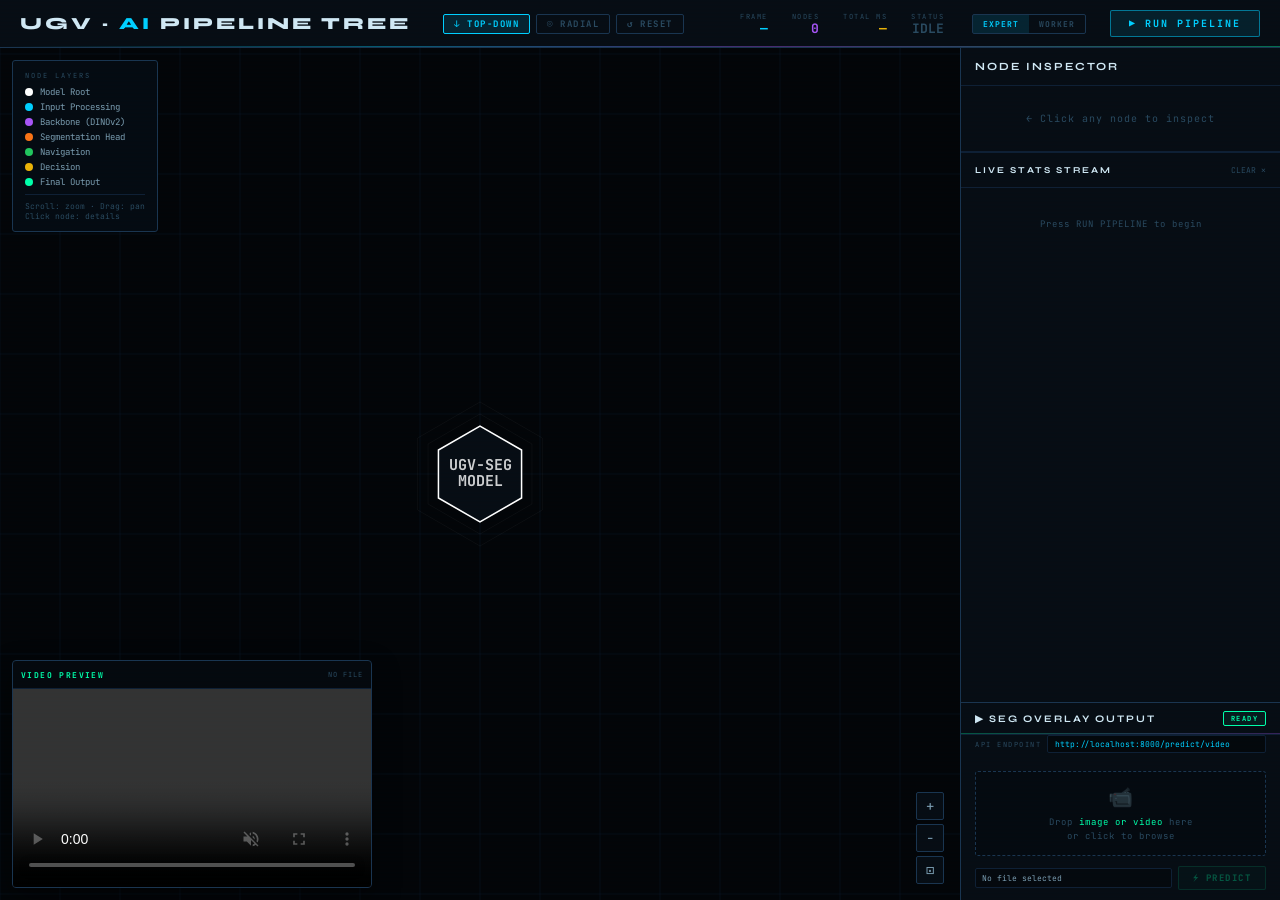
<file: index.html>
<!DOCTYPE html>
<html lang="en">
<head>
<meta charset="UTF-8">
<meta name="viewport" content="width=device-width, initial-scale=1.0">
<title>UGV · AI Pipeline Tree</title>
<style>
@import url('https://fonts.googleapis.com/css2?family=JetBrains+Mono:wght@300;400;500;700&family=Syne:wght@400;600;700;800&display=swap');

:root {
  --bg: #030508;
  --surface: #070d14;
  --surface2: #0b1520;
  --border: #0f2035;
  --border2: #1a3550;

  --root-col:  #ffffff;
  --l1-col:    #00cfff;
  --l2-col:    #a855f7;
  --l3-col:    #f97316;
  --l4-col:    #22c55e;
  --l5-col:    #eab308;
  --l6-col:    #ec4899;
  --result-col:#00ffaa;

  --text: #7a9cb0;
  --bright: #d0e8f4;
  --dim: #2a4a60;
  --mono: 'JetBrains Mono', monospace;
  --display: 'Syne', sans-serif;
}

*{margin:0;padding:0;box-sizing:border-box;}
html,body{width:100%;height:100%;overflow:hidden;background:var(--bg);}

body {
  font-family: var(--mono);
  color: var(--text);
  display: flex;
  flex-direction: column;
}

body::after {
  content:'';position:fixed;inset:0;pointer-events:none;z-index:9999;
  background: repeating-linear-gradient(0deg,transparent,transparent 2px,rgba(0,207,255,.008) 3px,rgba(0,207,255,.008) 4px);
}

/* ── TOPBAR ── */
.topbar {
  height: 48px;
  background: var(--surface);
  border-bottom: 1px solid var(--border2);
  display: flex;
  align-items: center;
  padding: 0 20px;
  gap: 20px;
  flex-shrink: 0;
  position: relative;
  overflow: hidden;
}
.topbar::after {
  content:'';position:absolute;bottom:0;left:0;right:0;height:1px;
  background:linear-gradient(90deg,transparent 0%,var(--l1-col) 30%,var(--l2-col) 60%,var(--result-col) 100%);
  opacity:.4;
}

.logo {
  font-family: var(--display);
  font-size: 17px;
  font-weight: 800;
  letter-spacing: 3px;
  color: var(--bright);
  text-transform: uppercase;
}
.logo span { color: var(--l1-col); }

.tb-pills {
  display: flex;
  gap: 6px;
  margin-left: 12px;
}
.pill {
  padding: 3px 10px;
  font-size: 9px;
  letter-spacing: 1.5px;
  font-weight: 700;
  border-radius: 2px;
  text-transform: uppercase;
  border: 1px solid transparent;
  cursor: pointer;
  transition: all .2s;
  font-family: var(--mono);
}
.pill.active { background: rgba(0,207,255,.12); border-color: var(--l1-col); color: var(--l1-col); }
.pill:not(.active) { border-color: var(--border2); color: var(--dim); }
.pill:hover:not(.active) { border-color: var(--border2); color: var(--text); }

.tb-stats {
  display: flex;
  gap: 24px;
  margin-left: auto;
}
.tbs { display: flex; flex-direction: column; align-items: flex-end; gap: 1px; }
.tbs-l { font-size: 7px; letter-spacing: 1.5px; color: var(--dim); text-transform: uppercase; }
.tbs-v { font-size: 13px; font-weight: 700; line-height: 1; font-family: var(--mono); }

.run-btn {
  margin-left: 16px;
  padding: 6px 18px;
  background: rgba(0,207,255,.1);
  border: 1px solid rgba(0,207,255,.5);
  color: var(--l1-col);
  font-family: var(--mono);
  font-size: 10px;
  letter-spacing: 2px;
  font-weight: 700;
  cursor: pointer;
  border-radius: 2px;
  text-transform: uppercase;
  transition: all .2s;
}
.run-btn:hover { background: rgba(0,207,255,.2); box-shadow: 0 0 20px rgba(0,207,255,.15); }
.run-btn.running { border-color: var(--l5-col); color: var(--l5-col); background: rgba(234,179,8,.1); }

/* ── MAIN LAYOUT ── */
.main {
  flex: 1;
  display: grid;
  grid-template-columns: 1fr 320px;
  overflow: hidden;
}

/* ── TREE CANVAS AREA ── */
.tree-area {
  position: relative;
  overflow: hidden;
  background: var(--bg);
}

#treeCanvas {
  position: absolute;
  inset: 0;
  cursor: grab;
}
#treeCanvas:active { cursor: grabbing; }

.zoom-controls {
  position: absolute;
  bottom: 16px;
  right: 16px;
  display: flex;
  flex-direction: column;
  gap: 4px;
}
.zc-btn {
  width: 28px; height: 28px;
  background: var(--surface);
  border: 1px solid var(--border2);
  color: var(--text);
  font-size: 14px;
  cursor: pointer;
  border-radius: 2px;
  display: flex; align-items: center; justify-content: center;
  transition: all .15s;
  font-family: var(--mono);
}
.zc-btn:hover { border-color: var(--l1-col); color: var(--l1-col); }

.legend-box {
  position: absolute;
  top: 12px;
  left: 12px;
  background: rgba(7,13,20,.85);
  border: 1px solid var(--border2);
  border-radius: 3px;
  padding: 10px 12px;
  backdrop-filter: blur(8px);
}
.leg-title { font-size: 7px; letter-spacing: 2px; color: var(--dim); text-transform: uppercase; margin-bottom: 6px; }
.leg-item { display: flex; align-items: center; gap: 7px; margin-bottom: 3px; font-size: 9px; color: var(--text); }
.leg-dot { width: 8px; height: 8px; border-radius: 50%; flex-shrink: 0; }

.node-popup {
  position: absolute;
  background: var(--surface2);
  border: 1px solid var(--border2);
  border-radius: 4px;
  padding: 12px 14px;
  width: 220px;
  pointer-events: none;
  opacity: 0;
  transition: opacity .2s;
  z-index: 100;
  box-shadow: 0 8px 32px rgba(0,0,0,.5);
}
.node-popup.visible { opacity: 1; }
.np-step { font-size: 8px; letter-spacing: 1.5px; font-weight: 700; margin-bottom: 4px; }
.np-name { font-size: 13px; font-weight: 700; color: var(--bright); font-family: var(--display); margin-bottom: 8px; }
.np-row { display: flex; justify-content: space-between; align-items: center; margin-bottom: 3px; font-size: 9px; }
.np-label { color: var(--dim); }
.np-val { font-weight: 700; font-size: 10px; }
.np-bar-track { width: 100%; height: 3px; background: var(--border); border-radius: 2px; margin-top: 6px; overflow: hidden; }
.np-bar-fill { height: 100%; border-radius: 2px; transition: width .5s; }

/* ── RIGHT PANEL ── */
.right-panel {
  background: var(--surface);
  border-left: 1px solid var(--border2);
  display: flex;
  flex-direction: column;
  overflow: hidden;
}

.rp-header {
  padding: 12px 14px;
  border-bottom: 1px solid var(--border);
  display: flex;
  align-items: center;
  gap: 8px;
  flex-shrink: 0;
}
.rp-title { font-family: var(--display); font-size: 11px; font-weight: 700; letter-spacing: 2px; text-transform: uppercase; color: var(--bright); }

.selected-node-panel {
  padding: 14px;
  border-bottom: 1px solid var(--border);
  flex-shrink: 0;
}
.snp-empty { color: var(--dim); font-size: 10px; text-align: center; padding: 12px 0; letter-spacing: 1px; }

.snp-badge { display: inline-flex; align-items: center; gap: 6px; padding: 3px 8px; border-radius: 2px; font-size: 9px; font-weight: 700; letter-spacing: 1.5px; margin-bottom: 8px; }
.snp-name { font-family: var(--display); font-size: 18px; font-weight: 800; color: var(--bright); margin-bottom: 4px; line-height: 1.1; }
.snp-plain { font-size: 10px; color: var(--text); line-height: 1.5; margin-bottom: 10px; padding: 6px 8px; background: rgba(255,255,255,.02); border-left: 2px solid var(--border2); border-radius: 1px; }

.snp-grid { display: grid; grid-template-columns: 1fr 1fr; gap: 6px; margin-bottom: 8px; }
.snp-metric {
  background: rgba(0,0,0,.3);
  border: 1px solid var(--border);
  border-radius: 2px;
  padding: 7px 9px;
}
.snp-m-label { font-size: 7px; color: var(--dim); letter-spacing: 1.5px; text-transform: uppercase; margin-bottom: 2px; }
.snp-m-val { font-size: 15px; font-weight: 700; line-height: 1; font-family: var(--mono); }

.io-section { margin-top: 8px; }
.io-label { font-size: 7px; color: var(--dim); letter-spacing: 1.5px; text-transform: uppercase; margin-bottom: 4px; }
.io-box { background: rgba(0,0,0,.4); border: 1px solid var(--border); border-radius: 2px; padding: 6px 8px; font-size: 9px; color: var(--l1-col); font-family: var(--mono); line-height: 1.6; margin-bottom: 4px; }

/* stats stream */
.stats-stream {
  flex: 1;
  overflow-y: auto;
  padding: 10px 14px;
  display: flex;
  flex-direction: column;
  gap: 4px;
  min-height: 0;
}

.stream-entry {
  display: flex;
  gap: 8px;
  align-items: flex-start;
  padding: 5px 7px;
  border-radius: 2px;
  border-left: 2px solid transparent;
  animation: slideIn .3s ease;
  font-size: 9px;
}
@keyframes slideIn { from{opacity:0;transform:translateX(8px)} to{opacity:1;transform:translateX(0)} }

.se-icon { flex-shrink: 0; font-size: 11px; line-height: 1.3; }
.se-body { flex: 1; }
.se-step { font-size: 7px; font-weight: 700; letter-spacing: 1px; }
.se-text { color: var(--bright); line-height: 1.4; margin-top: 1px; }
.se-plain { color: var(--dim); font-size: 8px; line-height: 1.3; margin-top: 2px; font-family: 'Syne', sans-serif; }

.se-ok { border-color: var(--l4-col); background: rgba(34,197,94,.04); }
.se-info { border-color: var(--l1-col); background: rgba(0,207,255,.03); }
.se-proc { border-color: var(--l5-col); background: rgba(234,179,8,.03); }
.se-warn { border-color: var(--l3-col); background: rgba(249,115,22,.04); }
.se-result { border-color: var(--result-col); background: rgba(0,255,170,.05); }

.worker-toggle {
  display: flex;
  gap: 0;
  border: 1px solid var(--border2);
  border-radius: 2px;
  overflow: hidden;
  margin-left: auto;
}
.wt-btn {
  padding: 4px 10px;
  font-size: 8px;
  letter-spacing: 1px;
  font-weight: 700;
  text-transform: uppercase;
  cursor: pointer;
  border: none;
  background: transparent;
  color: var(--dim);
  font-family: var(--mono);
  transition: all .15s;
}
.wt-btn.active { background: rgba(0,207,255,.12); color: var(--l1-col); }

/* ══════════════════════════════════════════
   VIDEO OVERLAY PANEL  (bottom layer)
══════════════════════════════════════════ */
.video-panel {
  border-top: 1px solid var(--border2);
  background: var(--surface);
  flex-shrink: 0;
  display: flex;
  flex-direction: column;
  max-height: 340px;
}

.video-panel-header {
  display: flex;
  align-items: center;
  gap: 8px;
  padding: 8px 14px;
  border-bottom: 1px solid var(--border);
  flex-shrink: 0;
  position: relative;
  overflow: hidden;
}
.video-panel-header::after {
  content:'';position:absolute;bottom:0;left:0;right:0;height:1px;
  background:linear-gradient(90deg,var(--result-col),var(--l2-col));
  opacity:.3;
}

.vp-title {
  font-family: var(--display);
  font-size: 10px;
  font-weight: 700;
  letter-spacing: 2px;
  text-transform: uppercase;
  color: var(--bright);
}

.vp-badge {
  padding: 2px 7px;
  border-radius: 2px;
  font-size: 7px;
  font-weight: 700;
  letter-spacing: 1.5px;
  text-transform: uppercase;
  border: 1px solid var(--result-col);
  color: var(--result-col);
  background: rgba(0,255,170,.06);
  margin-left: auto;
}
.vp-badge.processing {
  border-color: var(--l5-col);
  color: var(--l5-col);
  background: rgba(234,179,8,.08);
  animation: badgePulse 1s infinite;
}
@keyframes badgePulse { 0%,100%{opacity:1} 50%{opacity:.5} }

/* Drop zone */
.drop-zone {
  margin: 10px 14px;
  border: 1px dashed var(--border2);
  border-radius: 3px;
  padding: 12px;
  display: flex;
  flex-direction: column;
  align-items: center;
  gap: 6px;
  cursor: pointer;
  transition: all .2s;
  position: relative;
  overflow: hidden;
  background: rgba(0,0,0,.2);
  flex-shrink: 0;
}
.drop-zone:hover, .drop-zone.drag-over {
  border-color: var(--result-col);
  background: rgba(0,255,170,.04);
  box-shadow: inset 0 0 20px rgba(0,255,170,.03);
}
.drop-zone-icon { font-size: 20px; opacity: .4; }
.drop-zone-text { font-size: 9px; color: var(--dim); letter-spacing: 1px; text-align: center; line-height: 1.5; }
.drop-zone-text span { color: var(--result-col); }
.drop-zone input { position: absolute; inset: 0; opacity: 0; cursor: pointer; }

/* Action bar */
.vp-action-bar {
  display: flex;
  gap: 6px;
  padding: 0 14px 10px;
  flex-shrink: 0;
  align-items: center;
}

.vp-file-info {
  flex: 1;
  font-size: 8px;
  color: var(--text);
  font-family: var(--mono);
  overflow: hidden;
  text-overflow: ellipsis;
  white-space: nowrap;
  padding: 4px 6px;
  background: rgba(0,0,0,.3);
  border: 1px solid var(--border);
  border-radius: 2px;
}
.vp-file-info.has-file { color: var(--l1-col); }

.vp-predict-btn {
  padding: 5px 14px;
  background: rgba(0,255,170,.08);
  border: 1px solid rgba(0,255,170,.4);
  color: var(--result-col);
  font-family: var(--mono);
  font-size: 9px;
  letter-spacing: 1.5px;
  font-weight: 700;
  cursor: pointer;
  border-radius: 2px;
  text-transform: uppercase;
  transition: all .2s;
  white-space: nowrap;
}
.vp-predict-btn:hover:not(:disabled) {
  background: rgba(0,255,170,.15);
  box-shadow: 0 0 16px rgba(0,255,170,.1);
}
.vp-predict-btn:disabled {
  opacity: .3;
  cursor: not-allowed;
}

.vp-download-btn {
  padding: 5px 14px;
  background: rgba(0,255,170,.08);
  border: 1px solid rgba(0,255,170,.4);
  color: var(--result-col);
  font-family: var(--mono);
  font-size: 9px;
  letter-spacing: 1.5px;
  font-weight: 700;
  cursor: pointer;
  border-radius: 2px;
  text-transform: uppercase;
  transition: all .2s;
  white-space: nowrap;
  display: none !important;
  text-decoration: none;
  text-align: center;
  line-height: 1.4;
}
.vp-download-btn:hover { 
  background: rgba(0,255,170,.15);
  box-shadow: 0 0 16px rgba(0,255,170,.1);
}
.vp-download-btn.visible { display: inline-block !important; }

/* API endpoint config */
.vp-endpoint {
  display: flex;
  align-items: center;
  gap: 6px;
  padding: 0 14px 8px;
  flex-shrink: 0;
}
.vp-endpoint-label {
  font-size: 7px;
  color: var(--dim);
  letter-spacing: 1.5px;
  text-transform: uppercase;
  white-space: nowrap;
}
.vp-endpoint-input {
  flex: 1;
  background: rgba(0,0,0,.4);
  border: 1px solid var(--border);
  border-radius: 2px;
  padding: 3px 7px;
  font-size: 8px;
  color: var(--l1-col);
  font-family: var(--mono);
  outline: none;
  transition: border-color .15s;
}
.vp-endpoint-input:focus { border-color: var(--border2); }

/* Result viewer */
.vp-result-area {
  flex: 1;
  overflow: hidden;
  position: relative;
  min-height: 0;
  display: none;
}
.vp-result-area.visible { display: block; }

.vp-result-inner {
  width: 100%;
  height: 100%;
  display: flex;
  flex-direction: column;
  padding: 0 14px 10px;
  gap: 6px;
}

.vp-result-label {
  font-size: 7px;
  color: var(--result-col);
  letter-spacing: 2px;
  text-transform: uppercase;
  display: flex;
  align-items: center;
  gap: 6px;
  flex-shrink: 0;
}
.vp-result-label::before {
  content: '';
  width: 6px;
  height: 6px;
  border-radius: 50%;
  background: var(--result-col);
  box-shadow: 0 0 6px var(--result-col);
}

.vp-media-wrap {
  flex: 1;
  min-height: 0;
  position: relative;
  border: 1px solid rgba(0,255,170,.2);
  border-radius: 3px;
  overflow: hidden;
  background: #000;
  box-shadow: 0 0 20px rgba(0,255,170,.05), inset 0 0 30px rgba(0,0,0,.5);
}
.vp-media-wrap::before {
  content: '';
  position: absolute;
  inset: 0;
  border: 1px solid rgba(0,255,170,.1);
  border-radius: 3px;
  pointer-events: none;
  z-index: 2;
}

.vp-media-wrap video,
.vp-media-wrap img {
  width: 100%;
  height: 100%;
  object-fit: contain;
  display: block;
}

/* Corner HUD decorations */
.vp-hud-corner {
  position: absolute;
  width: 10px; height: 10px;
  border-color: var(--result-col);
  border-style: solid;
  opacity: .6;
  pointer-events: none;
  z-index: 3;
}
.vp-hud-corner.tl { top: 4px; left: 4px; border-width: 1px 0 0 1px; }
.vp-hud-corner.tr { top: 4px; right: 4px; border-width: 1px 1px 0 0; }
.vp-hud-corner.bl { bottom: 4px; left: 4px; border-width: 0 0 1px 1px; }
.vp-hud-corner.br { bottom: 4px; right: 4px; border-width: 0 1px 1px 0; }

.vp-hud-label {
  position: absolute;
  top: 6px;
  left: 50%;
  transform: translateX(-50%);
  font-size: 7px;
  letter-spacing: 2px;
  color: var(--result-col);
  opacity: .6;
  font-family: var(--mono);
  pointer-events: none;
  z-index: 3;
  text-transform: uppercase;
}

/* Loading spinner overlay */
.vp-loading-overlay {
  position: absolute;
  inset: 0;
  background: rgba(3,5,8,.85);
  display: none;
  flex-direction: column;
  align-items: center;
  justify-content: center;
  gap: 12px;
  z-index: 10;
  backdrop-filter: blur(4px);
}
.vp-loading-overlay.visible { display: flex; }

.vp-spinner {
  width: 36px; height: 36px;
  border: 2px solid var(--border2);
  border-top-color: var(--result-col);
  border-radius: 50%;
  animation: spin .8s linear infinite;
}
@keyframes spin { to { transform: rotate(360deg); } }

.vp-loading-text {
  font-size: 9px;
  color: var(--result-col);
  letter-spacing: 2px;
  text-transform: uppercase;
}

.vp-loading-sub {
  font-size: 8px;
  color: var(--dim);
  letter-spacing: 1px;
}

.global-loading-dialog {
  position: fixed;
  inset: 0;
  background: rgba(3,5,8,.6);
  display: none;
  align-items: center;
  justify-content: center;
  z-index: 10001;
}
.global-loading-dialog.visible { display: flex; }
.global-loading-card {
  min-width: 280px;
  max-width: 380px;
  background: var(--surface2);
  border: 1px solid var(--border2);
  border-radius: 4px;
  padding: 16px 18px;
  box-shadow: 0 12px 40px rgba(0,0,0,.45);
  display: flex;
  flex-direction: column;
  align-items: center;
  gap: 10px;
}
.global-loading-title {
  font-size: 10px;
  letter-spacing: 1.8px;
  text-transform: uppercase;
  color: var(--result-col);
  font-weight: 700;
}
.global-loading-sub {
  font-size: 8px;
  letter-spacing: 1px;
  color: var(--text);
  text-align: center;
}

.fixed-video-dock {
  position: fixed;
  left: 12px;
  bottom: 12px;
  width: 360px;
  height: 228px;
  background: rgba(7,13,20,.94);
  border: 1px solid var(--border2);
  border-radius: 4px;
  overflow: hidden;
  z-index: 9000;
  box-shadow: 0 10px 28px rgba(0,0,0,.45);
  display: flex;
  flex-direction: column;
}
.fixed-video-header {
  height: 28px;
  border-bottom: 1px solid var(--border);
  display: flex;
  align-items: center;
  justify-content: space-between;
  padding: 0 8px;
  flex-shrink: 0;
  background: rgba(0,0,0,.25);
}
.fixed-video-title {
  font-size: 8px;
  letter-spacing: 1.4px;
  color: var(--result-col);
  text-transform: uppercase;
  font-weight: 700;
}
.fixed-video-state {
  font-size: 7px;
  letter-spacing: 1px;
  color: var(--dim);
  text-transform: uppercase;
}
.fixed-video-media {
  flex: 1;
  width: 100%;
  background: #000;
  object-fit: contain;
}

/* Download button */
.vp-download-btn {
  display: none;
  padding: 4px 12px;
  background: rgba(0,255,170,.08);
  border: 1px solid rgba(0,255,170,.3);
  color: var(--result-col);
  font-family: var(--mono);
  font-size: 8px;
  letter-spacing: 1.5px;
  cursor: pointer;
  border-radius: 2px;
  text-decoration: none;
  flex-shrink: 0;
  transition: all .15s;
  text-align: center;
}
.vp-download-btn:hover { background: rgba(0,255,170,.15); }
.vp-download-btn.visible { display: block; }

/* progress bar */
.vp-progress-bar {
  height: 2px;
  background: var(--border);
  border-radius: 1px;
  overflow: hidden;
  flex-shrink: 0;
  display: none;
}
.vp-progress-bar.visible { display: block; }
.vp-progress-fill {
  height: 100%;
  background: linear-gradient(90deg, var(--l2-col), var(--result-col));
  border-radius: 1px;
  transition: width .3s ease;
  width: 0%;
}

::-webkit-scrollbar { width: 3px; }
::-webkit-scrollbar-track { background: transparent; }
::-webkit-scrollbar-thumb { background: var(--border2); border-radius: 2px; }
</style>
</head>
<body>

<!-- TOPBAR -->
<div class="topbar">
  <div class="logo">UGV · <span>AI</span> PIPELINE TREE</div>
  <div class="tb-pills">
    <div class="pill active" onclick="setLayout('top-down')">↓ TOP-DOWN</div>
    <div class="pill" onclick="setLayout('radial')">◎ RADIAL</div>
    <div class="pill" onclick="resetTree()">↺ RESET</div>
  </div>
  <div class="tb-stats">
    <div class="tbs"><span class="tbs-l">Frame</span><span class="tbs-v" id="hdr-frame" style="color:var(--l1-col)">—</span></div>
    <div class="tbs"><span class="tbs-l">Nodes</span><span class="tbs-v" id="hdr-nodes" style="color:var(--l2-col)">0</span></div>
    <div class="tbs"><span class="tbs-l">Total ms</span><span class="tbs-v" id="hdr-ms" style="color:var(--l5-col)">—</span></div>
    <div class="tbs"><span class="tbs-l">Status</span><span class="tbs-v" id="hdr-status" style="color:var(--dim)">IDLE</span></div>
  </div>
  <div style="display:flex;align-items:center;gap:8px;margin-left:8px;">
    <div class="worker-toggle">
      <button class="wt-btn active" id="expert-btn" onclick="setMode('expert')">EXPERT</button>
      <button class="wt-btn" id="worker-btn" onclick="setMode('worker')">WORKER</button>
    </div>
    <button class="run-btn" id="run-btn" onclick="startPipeline()">▶ RUN PIPELINE</button>
  </div>
</div>

<!-- MAIN -->
<div class="main">

  <!-- TREE CANVAS -->
  <div class="tree-area">
    <canvas id="treeCanvas"></canvas>

    <div class="legend-box">
      <div class="leg-title">Node Layers</div>
      <div class="leg-item"><div class="leg-dot" style="background:#fff"></div>Model Root</div>
      <div class="leg-item"><div class="leg-dot" style="background:var(--l1-col)"></div>Input Processing</div>
      <div class="leg-item"><div class="leg-dot" style="background:var(--l2-col)"></div>Backbone (DINOv2)</div>
      <div class="leg-item"><div class="leg-dot" style="background:var(--l3-col)"></div>Segmentation Head</div>
      <div class="leg-item"><div class="leg-dot" style="background:var(--l4-col)"></div>Navigation</div>
      <div class="leg-item"><div class="leg-dot" style="background:var(--l5-col)"></div>Decision</div>
      <div class="leg-item"><div class="leg-dot" style="background:var(--result-col)"></div>Final Output</div>
      <div style="margin-top:6px;padding-top:6px;border-top:1px solid var(--border);font-size:8px;color:var(--dim);">
        Scroll: zoom · Drag: pan<br>Click node: details
      </div>
    </div>

    <div class="node-popup" id="node-popup">
      <div class="np-step" id="np-step">STEP 1</div>
      <div class="np-name" id="np-name">Node</div>
      <div class="np-row"><span class="np-label">Latency</span><span class="np-val" id="np-ms">--ms</span></div>
      <div class="np-row"><span class="np-label">Confidence</span><span class="np-val" id="np-conf">--%</span></div>
      <div class="np-row"><span class="np-label">Output shape</span><span class="np-val" id="np-shape">--</span></div>
      <div class="np-bar-track"><div class="np-bar-fill" id="np-bar" style="width:0%"></div></div>
    </div>

    <div class="zoom-controls">
      <button class="zc-btn" onclick="zoom(1.2)">+</button>
      <button class="zc-btn" onclick="zoom(0.83)">−</button>
      <button class="zc-btn" onclick="fitView()" title="Fit">⊡</button>
    </div>
  </div>

  <!-- RIGHT PANEL -->
  <div class="right-panel">
    <div class="rp-header">
      <div class="rp-title">Node Inspector</div>
    </div>

    <div class="selected-node-panel" id="selected-panel">
      <div class="snp-empty" id="snp-empty">← Click any node to inspect</div>
      <div id="snp-content" style="display:none"></div>
    </div>

    <!-- Live stats stream -->
    <div class="rp-header" style="border-top:1px solid var(--border);">
      <div class="rp-title" style="font-size:9px;">Live Stats Stream</div>
      <span style="margin-left:auto;font-size:8px;color:var(--dim);cursor:pointer;" onclick="clearStream()">CLEAR ✕</span>
    </div>
    <div class="stats-stream" id="stats-stream">
      <div style="color:var(--dim);font-size:9px;text-align:center;padding:20px 0;letter-spacing:1px;">Press RUN PIPELINE to begin</div>
    </div>

    <!-- ══ VIDEO OVERLAY PANEL ══ -->
    <div class="video-panel" id="video-panel">

      <div class="video-panel-header">
        <div class="vp-title">▶ Seg Overlay Output</div>
        <div class="vp-badge" id="vp-badge">READY</div>
      </div>

      <!-- Endpoint config -->
      <div class="vp-endpoint">
        <span class="vp-endpoint-label">API Endpoint</span>
        <input class="vp-endpoint-input" id="vp-endpoint" type="text" value="http://localhost:8000/predict/video" />
      </div>

      <!-- Drop zone -->
      <div class="drop-zone" id="drop-zone">
        <div class="drop-zone-icon">📹</div>
        <div class="drop-zone-text">
          Drop <span>image or video</span> here<br>or click to browse
        </div>
        <input type="file" id="file-input" accept="image/*,video/*" onchange="onFileSelected(this)" />
      </div>

      <!-- File info + predict button -->
      <div class="vp-action-bar">
        <div class="vp-file-info" id="vp-file-info">No file selected</div>
        <button type="button" class="vp-predict-btn" id="vp-predict-btn" onclick="sendFile()" disabled>⚡ PREDICT</button>
      </div>

      <!-- Progress bar -->
      <div class="vp-progress-bar" id="vp-progress-bar">
        <div class="vp-progress-fill" id="vp-progress-fill"></div>
      </div>

      <!-- Result area -->
      <div class="vp-result-area" id="vp-result-area">
        <div class="vp-result-inner">
          <div class="vp-result-label">Segmentation Output</div>
          <div class="vp-media-wrap" id="vp-media-wrap">
            <div class="vp-hud-corner tl"></div>
            <div class="vp-hud-corner tr"></div>
            <div class="vp-hud-corner bl"></div>
            <div class="vp-hud-corner br"></div>
            <div class="vp-hud-label" id="vp-hud-label">PROCESSING...</div>

            <!-- Loading overlay inside media wrap -->
            <div class="vp-loading-overlay" id="vp-loading-overlay">
              <div class="vp-spinner"></div>
              <div class="vp-loading-text">Running Inference</div>
              <div class="vp-loading-sub" id="vp-loading-sub">DINOv2 + ConvNeXt Seg Head</div>
            </div>

            <video id="pred-video" controls style="display:none;"></video>
            <img id="pred-img" style="display:none;" alt="Segmentation result" />
          </div>
          <a class="vp-download-btn" id="vp-download-btn" download="segmentation_result">⬇ DOWNLOAD RESULT</a>
        </div>
      </div>

    </div>
    <!-- end video panel -->

  </div>
</div>

<div class="fixed-video-dock" id="fixed-video-dock">
  <div class="fixed-video-header">
    <div class="fixed-video-title">Video Preview</div>
    <div class="fixed-video-state" id="fixed-video-state">No file</div>
  </div>
  <video id="fixed-video-player" class="fixed-video-media" controls playsinline muted></video>
</div>

<div class="global-loading-dialog" id="global-loading-dialog">
  <div class="global-loading-card">
    <div class="vp-spinner"></div>
    <div class="global-loading-title" id="global-loading-title">Processing...</div>
    <div class="global-loading-sub" id="global-loading-sub">Please wait while the video is processed</div>
  </div>
</div>

<script>
// ════════════════════════════════════════════════════════════
//  PIPELINE TREE DEFINITION
// ════════════════════════════════════════════════════════════
const TREE_DEF = {
  id: 'root', label: 'UGV-SEG\nMODEL', sublabel: 'DINOv2 + ConvNeXt', layer: 0, color: '#ffffff', shape: 'hex',
  stats: { ms: 0, conf: 100, shape: '960×540 RGB', desc: 'Entry point of the entire AI pipeline. The model receives raw camera frames and produces navigation commands.' },
  plain: 'The AI model starts here — it receives the camera image and begins processing',
  children: [
    {
      id: 'frame_capture', label: 'FRAME\nCAPTURE', sublabel: 'Camera Input', layer: 1, color: '#00cfff', shape: 'rect',
      stats: { ms: 2, conf: 100, shape: '960×540×3 uint8', desc: 'Raw RGB frame captured from UGV forward camera at up to 30fps. Frame ID and timestamp attached for pipeline sync.' },
      plain: 'Camera takes a snapshot of what is in front of the UGV',
      children: [
        {
          id: 'resize', label: 'RESIZE\n÷2 → 476×266', sublabel: 'Spatial Downsample', layer: 2, color: '#00cfff', shape: 'rect',
          stats: { ms: 1, conf: 100, shape: '476×266×3', desc: 'Bilinear downsample to nearest multiple of 14 (DINOv2 patch size). Ensures exact patch grid alignment.' },
          plain: 'Image shrunk to the right size so AI can process it efficiently',
          children: [
            {
              id: 'normalize', label: 'NORMALIZE\nImageNet stats', sublabel: 'μ=[.485,.456,.406]', layer: 2, color: '#00cfff', shape: 'rect',
              stats: { ms: 1, conf: 100, shape: '[1,3,266,476] float32', desc: 'Pixel values shifted from [0,255] to ~[-2,2] using ImageNet mean and std. Critical for pretrained DINOv2 weights.' },
              plain: 'Colours adjusted so the AI recognises them correctly — like adjusting contrast on a photo',
              children: []
            }
          ]
        }
      ]
    },
    {
      id: 'dinov2', label: 'DINOv2\nBACKBONE', sublabel: 'ViT-S/14 · 21M params', layer: 1, color: '#a855f7', shape: 'hex',
      stats: { ms: 42, conf: 94, shape: '[1,646,384]', desc: 'Vision Transformer with 14×14 patch tokenization. Produces 646 rich feature tokens (34×19 grid), each 384-dimensional. Self-attention across all patches.' },
      plain: 'The brain of the AI — it reads the whole image and understands what each region looks like',
      children: [
        {
          id: 'patch_embed', label: 'PATCH\nEMBED', sublabel: '14×14 patches → tokens', layer: 2, color: '#a855f7', shape: 'rect',
          stats: { ms: 4, conf: 100, shape: '[1,646,384]', desc: 'Image divided into 34×19 = 646 non-overlapping 14×14 patches. Each projected to 384-dim vector via linear embedding.' },
          plain: 'Image cut into 646 small squares — each square gets studied individually', children: []
        },
        {
          id: 'self_attention', label: 'SELF\nATTENTION', sublabel: '6 heads · 12 layers', layer: 2, color: '#a855f7', shape: 'rect',
          stats: { ms: 28, conf: 94, shape: '[1,646,384]', desc: 'Multi-head self-attention allows each patch to attend to every other patch. 12 transformer blocks with residual connections.' },
          plain: 'Each image region looks at every other region to understand context — like reading a full sentence not just one word',
          children: [
            {
              id: 'patch_tokens', label: 'PATCH\nTOKENS', sublabel: 'x_norm_patchtokens', layer: 3, color: '#a855f7', shape: 'rect',
              stats: { ms: 2, conf: 94, shape: '[1,646,384]', desc: 'Normalised output patch tokens from DINOv2. These are the rich feature representations fed to the segmentation head.' },
              plain: '646 feature-rich descriptions of image regions, ready for terrain classification', children: []
            }
          ]
        }
      ]
    }
  ]
};

const SEG_HEAD_BRANCH = {
  id: 'seg_head', label: 'SEG HEAD\nConvNeXt', sublabel: '128-ch depthwise', layer: 2, color: '#f97316', shape: 'hex',
  stats: { ms: 14, conf: 88, shape: '[1,10,266,476]', desc: 'ConvNeXt-style head: reshape tokens to 34×19 grid → 7×7 depthwise conv → pointwise → 1×1 classifier → bilinear upsample to full resolution.' },
  plain: 'Labels every single pixel with a terrain type — grass, rocks, trees, etc.',
  children: [
    { id: 'reshape', label: 'RESHAPE\n34×19 grid', sublabel: 'Token → Spatial', layer: 3, color: '#f97316', shape: 'rect', stats: { ms: 1, conf: 100, shape: '[1,384,19,34]', desc: 'Linear reshape of [646,384] token sequence back to 2D spatial map [384,19,34] for convolutional processing.' }, plain: 'The AI rearranges its notes back into image shape so it can draw on the image', children: [] },
    { id: 'conv_stem', label: 'CONV\nSTEM 7×7', sublabel: '384→128 channels', layer: 3, color: '#f97316', shape: 'rect', stats: { ms: 3, conf: 91, shape: '[1,128,19,34]', desc: 'Large receptive field 7×7 convolution compresses 384 to 128 channels while mixing spatial context. GELU activation.' }, plain: 'Condenses the AI features into a more compact form', children: [] },
    { id: 'conv_block', label: 'CONV\nBLOCK DW', sublabel: 'Depthwise + Pointwise', layer: 3, color: '#f97316', shape: 'rect', stats: { ms: 4, conf: 89, shape: '[1,128,19,34]', desc: 'ConvNeXt depthwise (groups=128) 7×7 conv preserves spatial info, then 1×1 pointwise mixes channels. Efficient design.' }, plain: 'Fine-tunes understanding of each area\'s texture and shape', children: [] },
    { id: 'classifier', label: 'CLASSIFY\n1×1 Conv', sublabel: '128→10 classes', layer: 3, color: '#f97316', shape: 'rect', stats: { ms: 2, conf: 87, shape: '[1,10,19,34]', desc: '1×1 convolutional classifier projects 128-channel features to 10 class logit maps — one score per class per spatial position.' }, plain: 'Decides which terrain type each spot belongs to', children: [] },
    { id: 'upsample', label: 'UPSAMPLE\n→ 476×266', sublabel: 'Bilinear interpolation', layer: 3, color: '#f97316', shape: 'rect', stats: { ms: 2, conf: 87, shape: '[1,10,266,476]', desc: 'Bilinear upsampling from 34×19 to 476×266 restores full spatial resolution. align_corners=False.' }, plain: 'Expands the labels back to full image size so every pixel has a class', children: [] }
  ]
};

const NAV_BRANCH = {
  id: 'softmax', label: 'SOFTMAX\n→ Probs', sublabel: 'Logits → [0,1]', layer: 3, color: '#22c55e', shape: 'rect',
  stats: { ms: 3, conf: 87, shape: '[1,10,266,476]', desc: 'Softmax normalises raw logits to probabilities summing to 1.0 per pixel. Enables confidence thresholding.' },
  plain: 'Converts raw scores into percentages — how sure the AI is about each pixel',
  children: [
    { id: 'argmax', label: 'ARGMAX\nClass Map', sublabel: 'Max class per pixel', layer: 4, color: '#22c55e', shape: 'rect', stats: { ms: 1, conf: 87, shape: '[1,266,476] int8', desc: 'Per-pixel argmax selects the highest-probability class. Output is a dense 2D label map matching input resolution.' }, plain: 'Picks the winning terrain type for each pixel', children: [] },
    {
      id: 'cost_map', label: 'COST MAP\nTerrain→Cost', sublabel: 'Traversability grid', layer: 4, color: '#22c55e', shape: 'rect',
      stats: { ms: 5, conf: 100, shape: '48×30 float', desc: 'Maps class IDs to movement costs: Grass=1, Landscape=2, Bushes=3-4, Clutter=5, Trees/Rocks=∞. Downsampled to nav grid.' },
      plain: 'Creates a difficulty map — easy zones in green, blocked zones in red',
      children: [
        {
          id: 'astar', label: 'A* PATH\nGraph Search', sublabel: 'f(n)=g(n)+h(n)', layer: 5, color: '#eab308', shape: 'hex',
          stats: { ms: 28, conf: 92, shape: 'Path: N nodes', desc: 'A* with Manhattan heuristic. g(n) = cumulative terrain cost, h(n) = Manhattan distance to goal. Priority queue expansion.' },
          plain: 'Finds the safest, easiest route from start to destination',
          children: [
            { id: 'collision', label: 'COLLISION\nProximity Scan', sublabel: '4-neighbour check', layer: 5, color: '#eab308', shape: 'rect', stats: { ms: 4, conf: 95, shape: 'Risk: LOW/MED/HIGH', desc: 'Each path node checked against adjacent obstacle cells. Proximity zones flagged. Risk scored as % of path near obstacles.' }, plain: 'Checks the route for any dangerous spots near obstacles', children: [] },
            { id: 'waypoint', label: 'NEXT\nWAYPOINT', sublabel: 'Path[0] → UGV', layer: 5, color: '#eab308', shape: 'rect', stats: { ms: 1, conf: 98, shape: '(x,y) + heading°', desc: 'First node on computed path becomes next waypoint. Heading = atan2(dy, dx). Speed set by terrain cost at next cell.' }, plain: 'Picks the very next position for the UGV to move to', children: [] }
          ]
        }
      ]
    }
  ]
};

const RESULT_NODE = {
  id: 'result', label: 'UGV\nCOMMAND', sublabel: 'PROCEED / HALT', layer: 6, color: '#00ffaa', shape: 'hex',
  stats: { ms: 2, conf: 95, shape: 'Motor CMD', desc: 'Final output: heading angle, speed %, and PROCEED/HALT/REROUTE command issued to UGV motor controller via serial/CAN bus.' },
  plain: 'The UGV gets its final instructions — where to go and how fast', children: []
};

// ════════════════════════════════════════════════════════════
//  STATE
// ════════════════════════════════════════════════════════════
const canvas = document.getElementById('treeCanvas');
const ctx = canvas.getContext('2d');
let nodes = [], edges = [];
let pan = {x: 0, y: 0}, scale = 1;
let dragging = false, dragStart = {x:0,y:0}, panStart = {x:0,y:0};
let selectedNode = null, hoveredNode = null;
let pipelineRunning = false, frameNum = 0, workerMode = false, layout = 'top-down';

function init() {
  resizeCanvas();
  window.addEventListener('resize', resizeCanvas);
  setupInteraction();
  buildInitialTree();
  fitView();
  render();
  setupDropZone();
}

function resizeCanvas() {
  canvas.width = canvas.parentElement.clientWidth;
  canvas.height = canvas.parentElement.clientHeight;
  render();
}

function buildInitialTree() {
  nodes = []; edges = [];
  nodes.push(makeNode(TREE_DEF, canvas.width / 2, 80, null));
  fitView();
}

function makeNode(def, x, y, parentId) {
  return {
    id: def.id, label: def.label, sublabel: def.sublabel, layer: def.layer,
    color: def.color, shape: def.shape, stats: { ...def.stats, ms: 0 },
    realStats: def.stats, plain: def.plain, children: def.children,
    x, y, targetX: x, targetY: y, parentId,
    visible: false, appearing: false, progress: 0, active: false, done: false, pulse: 0, edgeProgress: 0,
  };
}

const PIPELINE_SEQUENCE = [
  { def: TREE_DEF, parentId: null, delay: 0 },
  { def: TREE_DEF.children[0], parentId: 'root', delay: 500 },
  { def: TREE_DEF.children[1], parentId: 'root', delay: 500 },
  { def: TREE_DEF.children[0].children[0], parentId: 'frame_capture', delay: 600 },
  { def: TREE_DEF.children[0].children[0].children[0], parentId: 'resize', delay: 400 },
  { def: TREE_DEF.children[1].children[0], parentId: 'dinov2', delay: 600 },
  { def: TREE_DEF.children[1].children[1], parentId: 'dinov2', delay: 300 },
  { def: TREE_DEF.children[1].children[1].children[0], parentId: 'self_attention', delay: 500 },
  { def: SEG_HEAD_BRANCH, parentId: 'root', delay: 700 },
  { def: SEG_HEAD_BRANCH.children[0], parentId: 'seg_head', delay: 400 },
  { def: SEG_HEAD_BRANCH.children[1], parentId: 'seg_head', delay: 300 },
  { def: SEG_HEAD_BRANCH.children[2], parentId: 'seg_head', delay: 300 },
  { def: SEG_HEAD_BRANCH.children[3], parentId: 'seg_head', delay: 300 },
  { def: SEG_HEAD_BRANCH.children[4], parentId: 'seg_head', delay: 400 },
  { def: NAV_BRANCH, parentId: 'root', delay: 700 },
  { def: NAV_BRANCH.children[0], parentId: 'softmax', delay: 400 },
  { def: NAV_BRANCH.children[1], parentId: 'softmax', delay: 400 },
  { def: NAV_BRANCH.children[1].children[0], parentId: 'cost_map', delay: 600 },
  { def: NAV_BRANCH.children[1].children[0].children[0], parentId: 'astar', delay: 500 },
  { def: NAV_BRANCH.children[1].children[0].children[0].children[0], parentId: 'astar', delay: 400 },
  { def: NAV_BRANCH.children[1].children[0].children[0].children[1], parentId: 'astar', delay: 300 },
  { def: RESULT_NODE, parentId: 'root', delay: 800 },
];

async function startPipeline() {
  if (pipelineRunning) return;
  pipelineRunning = true;
  frameNum++;
  document.getElementById('run-btn').classList.add('running');
  document.getElementById('run-btn').textContent = '⟳ RUNNING...';
  document.getElementById('hdr-status').style.color = 'var(--l5-col)';
  document.getElementById('hdr-status').textContent = 'RUNNING';
  document.getElementById('hdr-frame').textContent = String(frameNum).padStart(4,'0');
  nodes = []; edges = [];
  streamLog('info','SYS','Pipeline initialised','Starting AI processing cycle #'+frameNum);
  render();

  for (let i = 0; i < PIPELINE_SEQUENCE.length; i++) {
    if (!pipelineRunning) break;
    const item = PIPELINE_SEQUENCE[i];
    await sleep(item.delay + Math.random()*100);
    spawnNode(item.def, item.parentId, i);
    document.getElementById('hdr-nodes').textContent = nodes.length;
    relayout();
  }

  for (let i = 0; i < nodes.length; i++) {
    if (!pipelineRunning) break;
    const n = nodes[i];
    n.active = true;
    const ms = Math.round(n.realStats.ms * (0.8 + Math.random()*0.4));
    n.stats.ms = ms;
    n.stats.conf = Math.round(n.realStats.conf * (0.93 + Math.random()*0.1));
    streamLog(n.id === 'result' ? 'result' : 'proc', n.id.toUpperCase().slice(0,8), `${n.label.replace('\n',' ')} · ${ms}ms · shape: ${n.realStats.shape}`, n.plain);
    await sleep(ms * 0.5 + 80);
    n.active = false; n.done = true;
  }

  const totalMs = nodes.reduce((s,n) => s + (n.stats.ms||0), 0);
  document.getElementById('hdr-ms').textContent = totalMs + 'ms';
  document.getElementById('hdr-status').style.color = 'var(--result-col)';
  document.getElementById('hdr-status').textContent = 'COMPLETE';
  document.getElementById('run-btn').classList.remove('running');
  document.getElementById('run-btn').textContent = '▶ RUN AGAIN';

  const speed = [100,60,30][Math.floor(Math.random()*3)];
  const heading = (Math.random()*60-30).toFixed(1);
  streamLog('result','RESULT', `CMD → heading:${heading>0?'+':''}${heading}° speed:${speed}% PROCEED`, `UGV instructed: turn ${Math.abs(heading)}° ${heading>0?'right':'left'}, drive at ${speed}% speed`);
  pipelineRunning = false;
}

function spawnNode(def, parentId, idx) {
  const parent = nodes.find(n => n.id === parentId);
  const px = parent ? parent.x : canvas.width / 2;
  const py = parent ? parent.y : 60;
  const n = makeNode(def, px, py + 80, parentId);
  n.appearing = true; n.progress = 0;
  nodes.push(n);
  if (parent) edges.push({ fromId: parentId, toId: def.id, color: def.color, progress: 0, active: true });
  streamLog('info', 'SPAWN', `Node: ${def.label.replace('\n',' ')} · layer ${def.layer}`, def.plain);
}

function relayout() {
  if (layout === 'radial') radialLayout(); else topDownLayout();
}

function topDownLayout() {
  const layers = {};
  nodes.forEach(n => { if (!layers[n.layer]) layers[n.layer] = []; layers[n.layer].push(n); });
  const W = canvas.width, H = canvas.height;
  const levelH = Math.min(140, (H - 100) / (Object.keys(layers).length || 1));
  Object.keys(layers).sort((a,b)=>a-b).forEach((lv, li) => {
    const group = layers[lv];
    const spacing = Math.min(200, (W - 60) / (group.length + 0.5));
    const startX = (W - spacing * (group.length - 1)) / 2;
    group.forEach((n, gi) => { n.targetX = startX + gi * spacing; n.targetY = 70 + li * levelH; });
  });
}

function radialLayout() {
  const cx = canvas.width/2, cy = canvas.height/2;
  const layers = {};
  nodes.forEach(n => { if (!layers[n.layer]) layers[n.layer] = []; layers[n.layer].push(n); });
  const maxLayer = Math.max(...Object.keys(layers).map(Number));
  const maxR = Math.min(canvas.width, canvas.height) * 0.45;
  Object.keys(layers).sort((a,b)=>a-b).forEach(lv => {
    const r = (lv / (maxLayer || 1)) * maxR;
    const group = layers[lv];
    group.forEach((n, gi) => {
      const angle = (gi / group.length) * Math.PI * 2 - Math.PI / 2;
      n.targetX = cx + Math.cos(angle) * r;
      n.targetY = cy + Math.sin(angle) * r;
    });
  });
}

function setLayout(l) {
  layout = l;
  document.querySelectorAll('.pill').forEach(p => {
    p.classList.toggle('active', p.textContent.toLowerCase().includes(l.split('-')[0]));
  });
  relayout();
}

function fitView() {
  if (nodes.length === 0) { pan = {x:0,y:0}; scale=1; return; }
  const xs = nodes.map(n=>n.targetX||n.x), ys = nodes.map(n=>n.targetY||n.y);
  const minX=Math.min(...xs)-60, maxX=Math.max(...xs)+60;
  const minY=Math.min(...ys)-60, maxY=Math.max(...ys)+60;
  const W=canvas.width, H=canvas.height;
  const sx=(W-40)/(maxX-minX||1), sy=(H-40)/(maxY-minY||1);
  scale=Math.min(sx,sy,1.5);
  pan.x = W/2 - (minX+maxX)/2*scale;
  pan.y = H/2 - (minY+maxY)/2*scale;
}

function resetTree() {
  pipelineRunning = false; nodes = []; edges = [];
  buildInitialTree(); fitView();
  document.getElementById('hdr-status').textContent = 'IDLE';
  document.getElementById('hdr-status').style.color = 'var(--dim)';
  document.getElementById('hdr-nodes').textContent = '0';
  document.getElementById('run-btn').textContent = '▶ RUN PIPELINE';
  document.getElementById('run-btn').classList.remove('running');
}

// ════════════════════════════════════════════════════════════
//  RENDER
// ════════════════════════════════════════════════════════════
const NODE_W = 96, NODE_H = 48, NODE_R = 32;

function render() {
  const W = canvas.width, H = canvas.height;
  ctx.clearRect(0,0,W,H);
  ctx.save();
  ctx.strokeStyle = 'rgba(15,32,53,0.7)';
  ctx.lineWidth = 0.5;
  const gs = 40 * scale, ox = pan.x % gs, oy = pan.y % gs;
  for (let x = ox; x < W; x += gs) { ctx.beginPath(); ctx.moveTo(x,0); ctx.lineTo(x,H); ctx.stroke(); }
  for (let y = oy; y < H; y += gs) { ctx.beginPath(); ctx.moveTo(0,y); ctx.lineTo(W,y); ctx.stroke(); }
  ctx.restore();

  ctx.save();
  ctx.translate(pan.x, pan.y);
  ctx.scale(scale, scale);

  nodes.forEach(n => {
    n.x += ((n.targetX||n.x) - n.x) * 0.12;
    n.y += ((n.targetY||n.y) - n.y) * 0.12;
    if (n.appearing) { n.progress = Math.min(1, n.progress + 0.05); if (n.progress >= 1) { n.appearing = false; n.visible = true; } }
    else { n.visible = true; }
    if (n.active) n.pulse = (n.pulse + 0.08) % (Math.PI * 2);
  });

  edges.forEach(e => { if (e.active && e.progress < 1) e.progress = Math.min(1, e.progress + 0.04); });
  edges.forEach(e => drawEdge(e));
  nodes.forEach(n => drawNode(n));
  ctx.restore();

  requestAnimationFrame(render);
}

function drawEdge(e) {
  const from = nodes.find(n => n.id === e.fromId);
  const to = nodes.find(n => n.id === e.toId);
  if (!from || !to || (!from.visible && !from.appearing)) return;
  const x1=from.x, y1=from.y, x2=to.x, y2=to.y;
  const cx1=x1, cy1=(y1+y2)/2, cx2=x2, cy2=(y1+y2)/2;
  const t = e.progress;
  ctx.save();
  ctx.strokeStyle = e.color + '60';
  ctx.lineWidth = 1.5 / scale;
  ctx.setLineDash([4,3]);
  if (t < 1) {
    ctx.beginPath(); drawPartialBezier(ctx, x1,y1,cx1,cy1,cx2,cy2,x2,y2,t); ctx.stroke();
  } else {
    ctx.beginPath(); ctx.moveTo(x1,y1); ctx.bezierCurveTo(cx1,cy1,cx2,cy2,x2,y2); ctx.stroke();
    const pt = ((Date.now()/1000) % 1);
    const px=bezierPoint(x1,cx1,cx2,x2,pt), py=bezierPoint(y1,cy1,cy2,y2,pt);
    ctx.setLineDash([]);
    ctx.fillStyle = e.color; ctx.shadowColor = e.color; ctx.shadowBlur = 6/scale;
    ctx.beginPath(); ctx.arc(px,py,2.5/scale,0,Math.PI*2); ctx.fill(); ctx.shadowBlur=0;
  }
  ctx.setLineDash([]); ctx.restore();
}

function drawPartialBezier(ctx,x1,y1,cx1,cy1,cx2,cy2,x2,y2,t) {
  const steps=20; ctx.moveTo(x1,y1);
  for (let i=1; i<=Math.round(steps*t); i++) {
    const s=i/steps;
    ctx.lineTo(bezierPoint(x1,cx1,cx2,x2,s), bezierPoint(y1,cy1,cy2,y2,s));
  }
}

function bezierPoint(p0,p1,p2,p3,t) {
  return (1-t)**3*p0 + 3*(1-t)**2*t*p1 + 3*(1-t)*t**2*p2 + t**3*p3;
}

function drawNode(n) {
  if (!n.visible && !n.appearing) return;
  const alpha = n.appearing ? n.progress : 1;
  const col = n.color, x = n.x, y = n.y;
  ctx.save();
  ctx.globalAlpha = alpha;
  ctx.translate(x, y);
  const sa = n.appearing ? (0.4 + n.progress * 0.6) : 1;
  ctx.scale(sa, sa);
  const isSelected = selectedNode && selectedNode.id === n.id;
  const isHovered = hoveredNode && hoveredNode.id === n.id;
  const isHex = n.shape === 'hex';
  const w = isHex ? NODE_R*1.8 : NODE_W/2;
  const h = isHex ? NODE_R : NODE_H/2;
  if (n.active || isSelected || n.done) {
    ctx.shadowColor = n.done ? col : n.active ? '#ffaa00' : col;
    ctx.shadowBlur = n.active ? (14+Math.sin(n.pulse)*6)/scale : 10/scale;
  }
  if (isHex) {
    drawHexagon(ctx, 0, 0, NODE_R);
    ctx.fillStyle = n.active ? `rgba(255,170,0,0.15)` : n.done ? col+'18' : '#070d14';
    ctx.fill();
    ctx.strokeStyle = n.active ? '#ffaa00' : isSelected ? '#fff' : col;
    ctx.lineWidth = (n.active||isSelected) ? 2/scale : 1.5/scale;
    drawHexagon(ctx, 0, 0, NODE_R); ctx.stroke();
  } else {
    ctx.beginPath(); ctx.roundRect(-w,-h,w*2,h*2,4);
    ctx.fillStyle = n.active ? 'rgba(255,170,0,0.1)' : n.done ? col+'12' : '#070d14';
    ctx.fill();
    ctx.strokeStyle = n.active ? '#ffaa00' : isSelected ? '#fff' : col+'aa';
    ctx.lineWidth = (n.active||isSelected) ? 2/scale : 1/scale;
    ctx.stroke();
  }
  ctx.shadowBlur = 0;
  if (n.active || n.done) {
    ctx.beginPath(); ctx.arc(w-4/scale,-h+4/scale,4/scale,0,Math.PI*2);
    ctx.fillStyle = n.active ? '#ffaa00' : '#22c55e';
    if (n.active) { ctx.shadowColor='#ffaa00'; ctx.shadowBlur=6/scale; }
    ctx.fill(); ctx.shadowBlur=0;
  }
  const lines = n.label.split('\n');
  ctx.fillStyle = n.active ? '#ffcc44' : n.done ? col : isHovered ? col : (col+'cc');
  ctx.font = `700 ${isHex?10:9}px/1.2 'JetBrains Mono'`;
  ctx.textAlign='center'; ctx.textBaseline='middle';
  if (lines.length===1) { ctx.fillText(lines[0],0,0); }
  else { const lh=isHex?11:10; lines.forEach((l,i)=>{ ctx.fillText(l,0,(i-(lines.length-1)/2)*lh); }); }
  if (!isHex && n.sublabel && scale>0.6) {
    ctx.fillStyle=col+'55'; ctx.font=`400 7px 'JetBrains Mono'`;
    ctx.fillText(n.sublabel,0,h-7/scale);
  }
  if (n.done && n.stats.ms>0 && scale>0.5) {
    ctx.fillStyle='#000'; ctx.beginPath(); ctx.roundRect(-18/scale,h-1/scale,36/scale,12/scale,2/scale); ctx.fill();
    ctx.strokeStyle=col+'60'; ctx.lineWidth=0.5/scale; ctx.stroke();
    ctx.fillStyle=col; ctx.font=`700 8px 'JetBrains Mono'`; ctx.fillText(`${n.stats.ms}ms`,0,h+6/scale);
  }
  if (n.active) {
    const pr=NODE_R*(1+Math.sin(n.pulse)*0.3);
    ctx.beginPath(); ctx.arc(0,0,pr,0,Math.PI*2);
    ctx.strokeStyle=`rgba(255,170,0,${0.2*(1-Math.sin(n.pulse)*0.5)})`; ctx.lineWidth=1/scale; ctx.stroke();
  }
  if (n.id==='root') {
    ctx.strokeStyle='rgba(255,255,255,0.08)'; ctx.lineWidth=0.5/scale;
    for (let r=NODE_R+8; r<NODE_R+24; r+=8) { drawHexagon(ctx,0,0,r); ctx.stroke(); }
  }
  ctx.restore();
}

function drawHexagon(ctx, cx, cy, r) {
  ctx.beginPath();
  for (let i=0;i<6;i++) { const a=(i*Math.PI*2)/6-Math.PI/6; const px=cx+r*Math.cos(a),py=cy+r*Math.sin(a); i===0?ctx.moveTo(px,py):ctx.lineTo(px,py); }
  ctx.closePath();
}

// ════════════════════════════════════════════════════════════
//  INTERACTION
// ════════════════════════════════════════════════════════════
function setupInteraction() {
  canvas.addEventListener('mousedown', e => { dragging=true; dragStart={x:e.clientX,y:e.clientY}; panStart={...pan}; });
  canvas.addEventListener('mousemove', e => {
    if (dragging) { pan.x=panStart.x+(e.clientX-dragStart.x); pan.y=panStart.y+(e.clientY-dragStart.y); return; }
    const {wx,wy}=screenToWorld(e.clientX-canvas.getBoundingClientRect().left, e.clientY-canvas.getBoundingClientRect().top);
    const hit=hitTest(wx,wy); hoveredNode=hit;
    const popup=document.getElementById('node-popup');
    if (hit) {
      const sx=e.clientX-canvas.getBoundingClientRect().left;
      const sy=e.clientY-canvas.getBoundingClientRect().top;
      popup.style.left=(sx+14)+'px'; popup.style.top=(sy-20)+'px';
      popup.classList.add('visible');
      document.getElementById('np-step').textContent=`STEP · LAYER ${hit.layer}`;
      document.getElementById('np-step').style.color=hit.color;
      document.getElementById('np-name').textContent=hit.label.replace('\n',' ');
      document.getElementById('np-ms').textContent=hit.done?hit.stats.ms+'ms':'--';
      document.getElementById('np-ms').style.color=hit.color;
      document.getElementById('np-conf').textContent=hit.done?hit.stats.conf+'%':'--';
      document.getElementById('np-shape').textContent=hit.realStats.shape;
      const bar=document.getElementById('np-bar');
      bar.style.background=hit.color; bar.style.width=(hit.done?hit.stats.conf:0)+'%';
    } else { popup.classList.remove('visible'); }
  });
  canvas.addEventListener('mouseup', e => {
    if (!dragging||(Math.abs(e.clientX-dragStart.x)<4&&Math.abs(e.clientY-dragStart.y)<4)) {
      const rect=canvas.getBoundingClientRect();
      const {wx,wy}=screenToWorld(e.clientX-rect.left,e.clientY-rect.top);
      const hit=hitTest(wx,wy);
      if (hit) selectNode(hit);
    }
    dragging=false;
  });
  canvas.addEventListener('wheel', e => {
    e.preventDefault();
    const factor=e.deltaY<0?1.1:0.91;
    const rect=canvas.getBoundingClientRect();
    const mx=e.clientX-rect.left, my=e.clientY-rect.top;
    pan.x=mx-(mx-pan.x)*factor; pan.y=my-(my-pan.y)*factor;
    scale=Math.max(0.2,Math.min(3,scale*factor));
  },{passive:false});
}

function screenToWorld(sx,sy) { return {wx:(sx-pan.x)/scale,wy:(sy-pan.y)/scale}; }

function hitTest(wx,wy) {
  for (let i=nodes.length-1;i>=0;i--) {
    const n=nodes[i]; if (!n.visible) continue;
    const dx=wx-n.x,dy=wy-n.y;
    const r=n.shape==='hex'?NODE_R+4:Math.max(NODE_W/2,NODE_H/2);
    if (Math.hypot(dx,dy)<r) return n;
  }
  return null;
}

function selectNode(n) { selectedNode=n; renderNodePanel(n); }

function renderNodePanel(n) {
  document.getElementById('snp-empty').style.display='none';
  const content=document.getElementById('snp-content');
  content.style.display='block';
  const msColor=n.stats.ms<10?'var(--l4-col)':n.stats.ms<30?'var(--l5-col)':'var(--l3-col)';
  const confColor=n.stats.conf>=90?'var(--l4-col)':n.stats.conf>=75?'var(--l5-col)':'var(--l3-col)';
  content.innerHTML=`
    <div class="snp-badge" style="background:${n.color}18;border:1px solid ${n.color}40;color:${n.color};">LAYER ${n.layer} · ${n.shape.toUpperCase()}</div>
    <div class="snp-name">${n.label.replace('\n',' ')}</div>
    <div class="snp-plain">${workerMode?'👷 ':''}${n.plain}</div>
    <div class="snp-grid">
      <div class="snp-metric"><div class="snp-m-label">Latency</div><div class="snp-m-val" style="color:${msColor}">${n.done?n.stats.ms+'ms':'--'}</div></div>
      <div class="snp-metric"><div class="snp-m-label">Confidence</div><div class="snp-m-val" style="color:${confColor}">${n.done?n.stats.conf+'%':'--'}</div></div>
      <div class="snp-metric" style="grid-column:span 2;"><div class="snp-m-label">Output Shape</div><div class="snp-m-val" style="color:var(--l1-col);font-size:11px;">${n.realStats.shape}</div></div>
    </div>
    <div class="io-section"><div class="io-label">Description</div><div class="io-box" style="color:var(--text);font-family:'Syne',sans-serif;font-size:10px;line-height:1.5;">${n.realStats.desc}</div></div>
    ${n.parentId?`<div class="io-section"><div class="io-label">Parent Node</div><div class="io-box">${n.parentId}</div></div>`:''}
  `;
}

// ════════════════════════════════════════════════════════════
//  STATS STREAM
// ════════════════════════════════════════════════════════════
function streamLog(type, step, tech, plain) {
  const el=document.getElementById('stats-stream');
  if (el.children.length===1&&el.children[0].style&&el.children[0].style.color) el.innerHTML='';
  const icons={info:'ℹ',ok:'✓',proc:'⟳',warn:'⚠',result:'★',spawn:'◈'};
  const col='var(--text)';
  const div=document.createElement('div');
  div.className=`stream-entry se-${type}`;
  div.innerHTML=`<div class="se-icon">${icons[type]||'·'}</div><div class="se-body"><div class="se-step" style="color:${col}">${step}</div><div class="se-text">${workerMode?plain:tech}</div>${!workerMode&&plain!==tech?`<div class="se-plain">${plain}</div>`:''}</div>`;
  el.appendChild(div);
  while (el.children.length>80) el.removeChild(el.firstChild);
  el.scrollTop=el.scrollHeight;
}

function clearStream() {
  document.getElementById('stats-stream').innerHTML='<div style="color:var(--dim);font-size:9px;text-align:center;padding:12px 0;">Stream cleared</div>';
}

// ════════════════════════════════════════════════════════════
//  MODE & CONTROLS
// ════════════════════════════════════════════════════════════
function setMode(m) {
  workerMode=m==='worker';
  document.getElementById('expert-btn').classList.toggle('active',!workerMode);
  document.getElementById('worker-btn').classList.toggle('active',workerMode);
  if (selectedNode) renderNodePanel(selectedNode);
}

function zoom(f) {
  const cx=canvas.width/2,cy=canvas.height/2;
  pan.x=cx-(cx-pan.x)*f; pan.y=cy-(cy-pan.y)*f;
  scale=Math.max(0.2,Math.min(3,scale*f));
}

// ════════════════════════════════════════════════════════════
//  VIDEO OVERLAY PANEL LOGIC
// ════════════════════════════════════════════════════════════
let selectedFile = null;
let resultBlobUrl = null;
let uploadPreviewUrl = null;

function updateFixedVideoState(text) {
  const stateEl = document.getElementById('fixed-video-state');
  if (stateEl) stateEl.textContent = text;
}

function setFixedVideoSource(url, stateText, tryPlay = false) {
  const fixedVideo = document.getElementById('fixed-video-player');
  if (!fixedVideo) return;
  fixedVideo.pause();
  fixedVideo.src = url || '';
  fixedVideo.load();
  updateFixedVideoState(stateText || 'Ready');
  if (tryPlay && url) {
    fixedVideo.play().catch(() => {});
  }
}

function setupDropZone() {
  const dz = document.getElementById('drop-zone');
  dz.addEventListener('dragover', e => { e.preventDefault(); dz.classList.add('drag-over'); });
  dz.addEventListener('dragleave', () => dz.classList.remove('drag-over'));
  dz.addEventListener('drop', e => {
    e.preventDefault();
    dz.classList.remove('drag-over');
    const files = e.dataTransfer.files;
    if (files.length > 0) setVideoFile(files[0]);
  });
}

function onFileSelected(input) {
  if (input.files.length > 0) setVideoFile(input.files[0]);
}

function setVideoFile(file) {
  if (!file.type.startsWith('image/') && !file.type.startsWith('video/')) {
    streamLog('warn', 'VID', 'Invalid file type — use image or video', 'Only image and video files are accepted');
    return;
  }
  
  // Clear old blob URL to prevent showing old result
  if (resultBlobUrl) {
    URL.revokeObjectURL(resultBlobUrl);
    resultBlobUrl = null;
  }

  if (uploadPreviewUrl) {
    URL.revokeObjectURL(uploadPreviewUrl);
    uploadPreviewUrl = null;
  }

  uploadPreviewUrl = URL.createObjectURL(file);
  setFixedVideoSource(uploadPreviewUrl, 'Uploaded video', true);
  
  selectedFile = file;
  const info = document.getElementById('vp-file-info');
  info.textContent = `${file.name}  (${(file.size/1024/1024).toFixed(2)} MB)`;
  info.classList.add('has-file');
  document.getElementById('vp-predict-btn').disabled = false;
  
  // Reset previous result
  document.getElementById('vp-result-area').classList.remove('visible');
  document.getElementById('vp-download-btn').classList.remove('visible');
  document.getElementById('vp-badge').textContent = 'READY';
  document.getElementById('vp-badge').className = 'vp-badge';
  
  // Reset video player completely
  const videoPlayer = document.getElementById('pred-video');
  videoPlayer.pause();
  videoPlayer.removeAttribute('src');
  videoPlayer.load();
  videoPlayer.style.display = 'none';
  
  // Reset image
  const imgPlayer = document.getElementById('pred-img');
  imgPlayer.removeAttribute('src');
  imgPlayer.style.display = 'none';
  
  streamLog('info', 'VID', `File selected: ${file.name}`, `Ready to run segmentation on ${file.type.startsWith('video/') ? 'video' : 'image'}`);
}

function setVPBadge(text, processing) {
  const b = document.getElementById('vp-badge');
  b.textContent = text;
  b.className = 'vp-badge' + (processing ? ' processing' : '');
}

function setProgress(pct) {
  const bar = document.getElementById('vp-progress-bar');
  bar.classList.toggle('visible', pct > 0 && pct < 100);
  document.getElementById('vp-progress-fill').style.width = pct + '%';
}

function setGlobalLoading(visible, title, subtitle) {
  const dialog = document.getElementById('global-loading-dialog');
  const titleEl = document.getElementById('global-loading-title');
  const subEl = document.getElementById('global-loading-sub');
  if (titleEl && title) titleEl.textContent = title;
  if (subEl && subtitle) subEl.textContent = subtitle;
  if (dialog) dialog.classList.toggle('visible', !!visible);
}

async function sendFile() {
  const fileInput = document.getElementById('file-input');
  const endpointInput = document.getElementById('vp-endpoint');
  const predictBtn = document.getElementById('vp-predict-btn');
  const loadingOverlay = document.getElementById('vp-loading-overlay');
  const resultArea = document.getElementById('vp-result-area');
  const videoPlayer = document.getElementById('pred-video');
  const downloadBtn = document.getElementById('vp-download-btn');
  const badge = document.getElementById('vp-badge');
  const progressBar = document.getElementById('vp-progress-bar');
  const progressFill = document.getElementById('vp-progress-fill');
  const loadingText = document.querySelector('.vp-loading-text');
  const loadingSub = document.getElementById('vp-loading-sub');
  const imagePlayer = document.getElementById('pred-img');
  const fileToSend = selectedFile || fileInput.files[0];
  const requestId = (window.crypto && window.crypto.randomUUID)
    ? window.crypto.randomUUID()
    : ('req_' + Date.now() + '_' + Math.floor(Math.random() * 1000000));
  let isRequestActive = true;

  if (!fileToSend) return;

  // Reset & Show UI State
  predictBtn.disabled = true;
  progressBar.classList.add('visible');
  progressFill.style.width = '0%';
  loadingOverlay.classList.add('visible');
  resultArea.classList.add('visible');
  videoPlayer.style.display = 'none';
  imagePlayer.style.display = 'none';
  downloadBtn.classList.remove('visible');
  badge.textContent = 'UPLOADING';
  badge.classList.add('processing');
  loadingText.textContent = 'Uploading...';
  loadingSub.textContent = 'Sending to server';
  setGlobalLoading(true, 'Uploading...', 'Sending video to backend');
  updateFixedVideoState('Uploading');

  const formData = new FormData();
  formData.append("file", fileToSend);

  const progressUrl = (() => {
    try {
      const endpointUrl = new URL(endpointInput.value, window.location.href);
      return `${endpointUrl.origin}/predict/progress/${encodeURIComponent(requestId)}`;
    } catch (_) {
      return '';
    }
  })();

  try {
    const xhr = await new Promise((resolve, reject) => {
      const req = new XMLHttpRequest();
      let processingInterval = null;
      let progressPoller = null;
      let inProcessingState = false;

      const stopProgressPolling = () => {
        if (progressPoller) {
          clearInterval(progressPoller);
          progressPoller = null;
        }
      };

      const pollProgress = async () => {
        if (!isRequestActive) return;
        if (!progressUrl) return;
        try {
          const response = await fetch(progressUrl, { cache: 'no-store' });
          if (!isRequestActive) return;
          if (!response.ok) return;
          const progressData = await response.json();
          if (!isRequestActive) return;
          const percent = Number(progressData.percent || 0);
          const frame = Number(progressData.frame || 0);
          const total = Number(progressData.total_frames || 0);

          if (total > 0) {
            const text = `Frame ${frame}/${total} (${percent}%)`;
            loadingSub.textContent = text;
            setGlobalLoading(true, 'Processing...', text);
          } else if (progressData.message) {
            loadingSub.textContent = progressData.message;
            setGlobalLoading(true, 'Processing...', progressData.message);
          }

          if (percent > 0) {
            const mapped = Math.min(95, 30 + Math.round(percent * 0.65));
            progressFill.style.width = mapped + '%';
          }
        } catch (_) {}
      };

      const enterProcessingState = () => {
        if (!isRequestActive) return;
        if (inProcessingState) return;
        inProcessingState = true;
        progressFill.style.width = '30%';
        badge.textContent = 'PROCESSING';
        loadingText.textContent = 'Processing...';
        loadingSub.textContent = 'AI is analyzing frames';
        setGlobalLoading(true, 'Processing...', 'AI is segmenting video frames');
        updateFixedVideoState('Processing');
        processingInterval = setInterval(() => {
          const current = parseFloat(progressFill.style.width) || 30;
          if (current < 95) {
            const next = Math.min(95, current + (Math.random() * 8 + 2));
            progressFill.style.width = next + '%';
          }
        }, 1200);
        pollProgress();
        progressPoller = setInterval(pollProgress, 800);
      };

      req.upload.addEventListener("progress", (e) => {
        if (e.lengthComputable) {
          const percent = Math.round((e.loaded / e.total) * 30);
          progressFill.style.width = percent + '%';
        }
      });

      req.upload.addEventListener("load", () => {
        enterProcessingState();
      });

      req.onreadystatechange = () => {
        if (req.readyState === 2) {
          enterProcessingState();
        }
      };

      req.onload = () => {
        isRequestActive = false;
        if (processingInterval) clearInterval(processingInterval);
        stopProgressPolling();
        resolve(req);
      };

      req.onerror = () => {
        isRequestActive = false;
        if (processingInterval) clearInterval(processingInterval);
        stopProgressPolling();
        reject(new Error('Network error. Ensure FastAPI server is running at ' + endpointInput.value));
      };

      req.onabort = () => {
        isRequestActive = false;
        if (processingInterval) clearInterval(processingInterval);
        stopProgressPolling();
        reject(new Error('Request aborted'));
      };

      req.ontimeout = () => {
        isRequestActive = false;
        if (processingInterval) clearInterval(processingInterval);
        stopProgressPolling();
        reject(new Error('Request timed out while waiting for processing to finish'));
      };

      req.open("POST", endpointInput.value);
      req.setRequestHeader('X-Request-ID', requestId);
      req.responseType = 'blob';
      req.timeout = 600000;
      req.send(formData);
    });

    if (xhr.status < 200 || xhr.status >= 300) {
      throw new Error('Server error: ' + xhr.status + ' ' + (xhr.statusText || 'Request failed'));
    }

    const responseType = (xhr.getResponseHeader('content-type') || '').toLowerCase();
    const responseBlob = xhr.response;

    if (!responseType.includes('video/')) {
      const errorText = await responseBlob.text();
      let message = errorText || 'Server returned an invalid response';
      try {
        const parsed = JSON.parse(errorText);
        message = parsed.detail || parsed.error || message;
      } catch (_) {}
      throw new Error(message);
    }

    if (resultBlobUrl) {
      URL.revokeObjectURL(resultBlobUrl);
      resultBlobUrl = null;
    }

    resultBlobUrl = URL.createObjectURL(responseBlob);
    progressFill.style.width = '100%';
    videoPlayer.src = resultBlobUrl;
    setFixedVideoSource(resultBlobUrl, 'Processed output', true);

    loadingOverlay.classList.remove('visible');
    progressBar.classList.remove('visible');
    badge.textContent = 'READY';
    badge.classList.remove('processing');
    setGlobalLoading(false);

    downloadBtn.href = resultBlobUrl;
    downloadBtn.download = 'segmentation_result.mp4';
    downloadBtn.classList.add('visible');

    const previewReady = await new Promise((resolve) => {
      let settled = false;
      const cleanup = () => {
        videoPlayer.removeEventListener('loadedmetadata', onVideoReady);
        videoPlayer.removeEventListener('loadeddata', onVideoReady);
        videoPlayer.removeEventListener('canplay', onCanPlay);
        videoPlayer.removeEventListener('canplaythrough', onCanPlay);
        videoPlayer.removeEventListener('error', onVideoError);
        if (readinessMonitor) clearInterval(readinessMonitor);
      };
      const finish = (ok) => {
        if (settled) return;
        settled = true;
        cleanup();
        resolve(ok);
      };
      const onVideoReady = () => finish(true);
      const onCanPlay = () => {
        finish(true);
      };
      const onVideoError = () => {
        finish(false);
      };

      const readinessMonitor = setInterval(() => {
        if (videoPlayer.readyState >= 2 && videoPlayer.videoWidth > 0) {
          finish(true);
        }
      }, 250);

      videoPlayer.addEventListener('loadedmetadata', onVideoReady);
      videoPlayer.addEventListener('loadeddata', onVideoReady);
      videoPlayer.addEventListener('canplay', onCanPlay);
      videoPlayer.addEventListener('canplaythrough', onCanPlay);
      videoPlayer.addEventListener('error', onVideoError);
      videoPlayer.load();

      setTimeout(() => {
        finish(false);
      }, 10000);
    });

    if (previewReady) {
      videoPlayer.style.display = 'block';
      videoPlayer.play().catch(err => console.log('Auto-play prevented:', err));
      setFixedVideoSource(resultBlobUrl, 'Processed output', true);
      updateFixedVideoState('Processed output');
      streamLog('ok', 'VID', 'Result ready', 'Processing finished. Showing processed video preview.');
    } else {
      videoPlayer.style.display = 'none';
      updateFixedVideoState('Processed output (download)');
      streamLog('warn', 'VID', 'Preview unavailable', 'Processing finished. Use DOWNLOAD RESULT to open the processed video.');
    }

    predictBtn.disabled = false;

  } catch (error) {
    isRequestActive = false;
    console.error('Error:', error);
    badge.textContent = 'ERROR';
    badge.classList.remove('processing');
    loadingText.textContent = 'Error occurred';
    loadingSub.textContent = error.message;
    setGlobalLoading(false);
    updateFixedVideoState('Error');
    
    setTimeout(() => {
      loadingOverlay.classList.remove('visible');
      progressBar.classList.remove('visible');
      predictBtn.disabled = false;
    }, 3000);
  }
}

// ════════════════════════════════════════════════════════════
//  UTILS
// ════════════════════════════════════════════════════════════
function sleep(ms) { return new Promise(r => setTimeout(r, ms)); }

// ════════════════════════════════════════════════════════════
//  START
// ════════════════════════════════════════════════════════════
init();
</script>
</body>
</html>
</file>
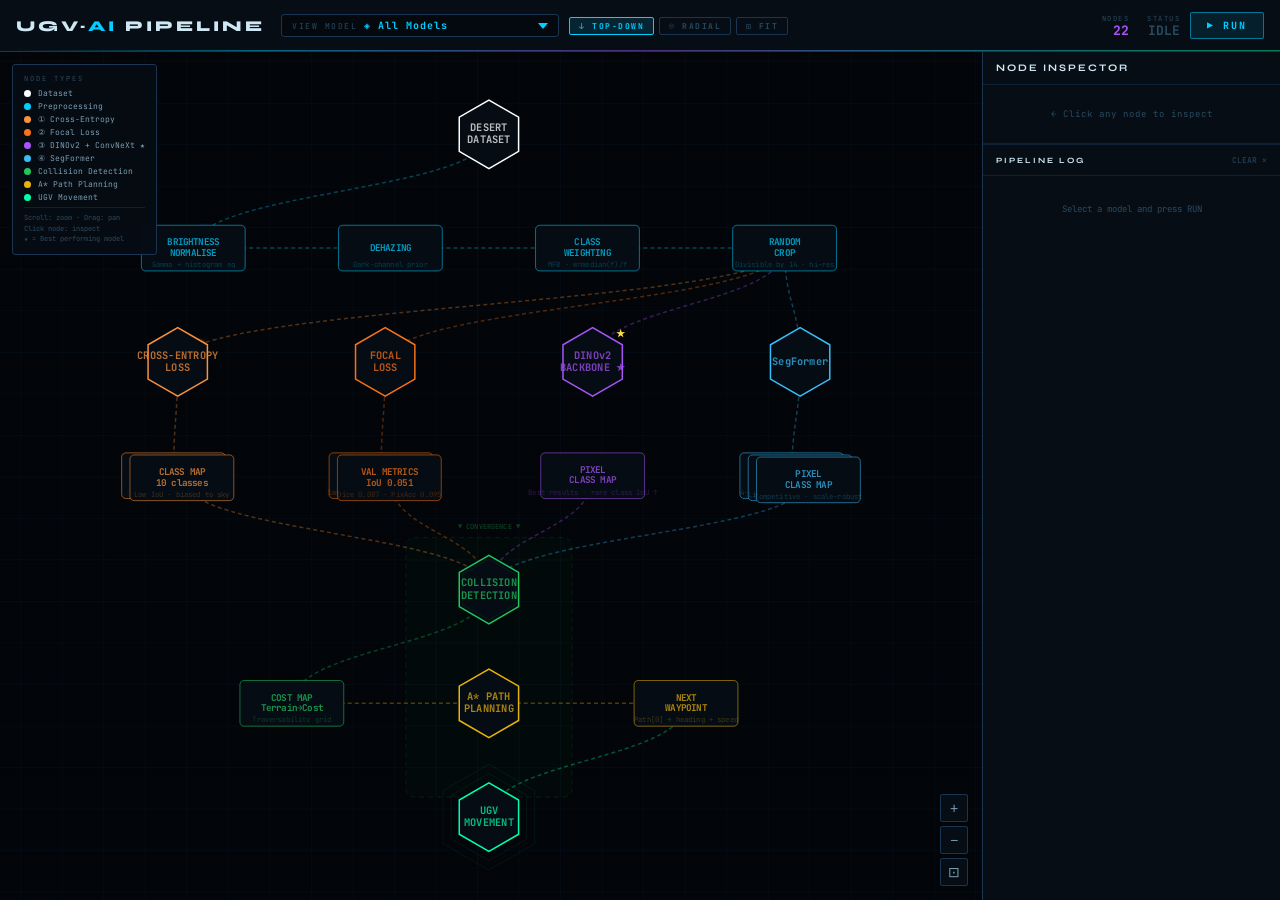
<file: ugv_pipeline_tree (1).html>
<!DOCTYPE html>
<html lang="en">
<head>
<meta charset="UTF-8">
<meta name="viewport" content="width=device-width, initial-scale=1.0">
<title>UGV · AI Pipeline Tree</title>
<style>
@import url('https://fonts.googleapis.com/css2?family=JetBrains+Mono:wght@300;400;500;700&family=Syne:wght@400;600;700;800&display=swap');
:root{
  --bg:#030508;--surface:#070d14;--surface2:#0b1520;--border:#0f2035;--border2:#1a3550;
  --pre:#00cfff;--dino:#a855f7;--seg:#38bdf8;--focal:#f97316;--xent:#fb923c;
  --nav:#22c55e;--plan:#eab308;--result:#00ffaa;--data:#ffffff;
  --text:#7a9cb0;--bright:#d0e8f4;--dim:#2a4a60;
  --mono:'JetBrains Mono',monospace;--display:'Syne',sans-serif;
}
*{margin:0;padding:0;box-sizing:border-box;}
html,body{width:100%;height:100%;overflow:hidden;background:var(--bg);}
body{font-family:var(--mono);color:var(--text);display:flex;flex-direction:column;}
body::after{content:'';position:fixed;inset:0;pointer-events:none;z-index:9999;
  background:repeating-linear-gradient(0deg,transparent,transparent 2px,rgba(0,207,255,.007) 3px,rgba(0,207,255,.007) 4px);}

/* TOPBAR */
.topbar{height:52px;background:var(--surface);border-bottom:1px solid var(--border2);
  display:flex;align-items:center;padding:0 16px;gap:10px;flex-shrink:0;position:relative;overflow:hidden;}
.topbar::after{content:'';position:absolute;bottom:0;left:0;right:0;height:1px;
  background:linear-gradient(90deg,transparent,var(--pre) 20%,var(--dino) 50%,var(--seg) 70%,var(--result) 100%);opacity:.45;}
.logo{font-family:var(--display);font-size:15px;font-weight:800;letter-spacing:3px;color:var(--bright);text-transform:uppercase;white-space:nowrap;}
.logo span{color:var(--pre);}

.model-select-wrap{display:flex;align-items:center;gap:7px;margin-left:6px;background:rgba(0,0,0,.3);border:1px solid var(--border2);border-radius:3px;padding:4px 10px;}
.model-select-label{font-size:8px;letter-spacing:1.5px;color:var(--dim);text-transform:uppercase;white-space:nowrap;}
.model-select{background:transparent;border:none;color:var(--pre);font-family:var(--mono);font-size:10px;font-weight:700;letter-spacing:1px;padding:0 20px 0 0;cursor:pointer;outline:none;
  -webkit-appearance:none;appearance:none;
  background-image:url("data:image/svg+xml,%3Csvg xmlns='http://www.w3.org/2000/svg' width='10' height='6'%3E%3Cpath d='M0 0l5 6 5-6z' fill='%2300cfff'/%3E%3C/svg%3E");
  background-repeat:no-repeat;background-position:right 0 center;}
.model-select option{background:#070d14;color:var(--bright);}

.tb-pills{display:flex;gap:5px;}
.pill{padding:3px 9px;font-size:8px;letter-spacing:1.5px;font-weight:700;border-radius:2px;text-transform:uppercase;border:1px solid transparent;cursor:pointer;transition:all .2s;font-family:var(--mono);}
.pill.active{background:rgba(0,207,255,.12);border-color:var(--pre);color:var(--pre);}
.pill:not(.active){border-color:var(--border2);color:var(--dim);}
.pill:hover:not(.active){color:var(--text);}

.tb-stats{display:flex;gap:18px;margin-left:auto;}
.tbs{display:flex;flex-direction:column;align-items:flex-end;gap:1px;}
.tbs-l{font-size:7px;letter-spacing:1.5px;color:var(--dim);text-transform:uppercase;}
.tbs-v{font-size:13px;font-weight:700;line-height:1;}

.run-btn{padding:6px 16px;background:rgba(0,207,255,.1);border:1px solid rgba(0,207,255,.5);color:var(--pre);font-family:var(--mono);font-size:10px;letter-spacing:2px;font-weight:700;cursor:pointer;border-radius:2px;text-transform:uppercase;transition:all .2s;white-space:nowrap;}
.run-btn:hover{background:rgba(0,207,255,.2);}
.run-btn.running{border-color:var(--plan);color:var(--plan);background:rgba(234,179,8,.1);}

/* MAIN */
.main{flex:1;display:grid;grid-template-columns:1fr 298px;overflow:hidden;}
.tree-area{position:relative;overflow:hidden;}
#treeCanvas{position:absolute;inset:0;cursor:grab;}
#treeCanvas:active{cursor:grabbing;}

/* LEGEND */
.legend-box{position:absolute;top:12px;left:12px;background:rgba(7,13,20,.92);border:1px solid var(--border2);border-radius:3px;padding:9px 11px;backdrop-filter:blur(8px);z-index:10;}
.leg-title{font-size:7px;letter-spacing:2px;color:var(--dim);text-transform:uppercase;margin-bottom:5px;}
.leg-item{display:flex;align-items:center;gap:7px;margin-bottom:3px;font-size:8px;color:var(--text);}
.leg-dot{width:7px;height:7px;border-radius:50%;flex-shrink:0;}
.leg-hint{margin-top:5px;padding-top:5px;border-top:1px solid var(--border);font-size:7px;color:var(--dim);line-height:1.5;}

/* POPUP */
.node-popup{position:absolute;background:var(--surface2);border:1px solid var(--border2);border-radius:4px;padding:11px 13px;width:210px;pointer-events:none;opacity:0;transition:opacity .2s;z-index:100;box-shadow:0 8px 32px rgba(0,0,0,.5);}
.node-popup.visible{opacity:1;}
.np-step{font-size:7px;letter-spacing:1.5px;font-weight:700;margin-bottom:3px;}
.np-name{font-size:11px;font-weight:700;color:var(--bright);font-family:var(--display);margin-bottom:5px;}
.np-row{display:flex;justify-content:space-between;font-size:8px;margin-bottom:2px;}
.np-label{color:var(--dim);}
.np-val{font-weight:700;font-size:9px;}
.np-bar-track{width:100%;height:2px;background:var(--border);border-radius:2px;margin-top:5px;overflow:hidden;}
.np-bar-fill{height:100%;border-radius:2px;transition:width .5s;}

/* ZOOM */
.zoom-controls{position:absolute;bottom:14px;right:14px;display:flex;flex-direction:column;gap:4px;}
.zc-btn{width:28px;height:28px;background:var(--surface);border:1px solid var(--border2);color:var(--text);font-size:14px;cursor:pointer;border-radius:2px;display:flex;align-items:center;justify-content:center;transition:all .15s;}
.zc-btn:hover{border-color:var(--pre);color:var(--pre);}

/* RIGHT PANEL */
.right-panel{background:var(--surface);border-left:1px solid var(--border2);display:flex;flex-direction:column;overflow:hidden;}
.rp-header{padding:10px 13px;border-bottom:1px solid var(--border);display:flex;align-items:center;gap:8px;flex-shrink:0;}
.rp-title{font-family:var(--display);font-size:10px;font-weight:700;letter-spacing:2px;text-transform:uppercase;color:var(--bright);}
.sel-panel{padding:11px 13px;border-bottom:1px solid var(--border);flex-shrink:0;max-height:330px;overflow-y:auto;}
.snp-empty{color:var(--dim);font-size:9px;text-align:center;padding:12px 0;letter-spacing:1px;}
.snp-badge{display:inline-flex;align-items:center;gap:5px;padding:2px 7px;border-radius:2px;font-size:8px;font-weight:700;letter-spacing:1.5px;margin-bottom:5px;}
.snp-name{font-family:var(--display);font-size:15px;font-weight:800;color:var(--bright);margin-bottom:3px;line-height:1.1;}
.snp-plain{font-size:9px;color:var(--text);line-height:1.5;margin-bottom:7px;padding:5px 7px;background:rgba(255,255,255,.02);border-left:2px solid var(--border2);border-radius:1px;}
.snp-grid{display:grid;grid-template-columns:1fr 1fr;gap:5px;margin-bottom:7px;}
.snp-metric{background:rgba(0,0,0,.3);border:1px solid var(--border);border-radius:2px;padding:6px 8px;}
.snp-m-label{font-size:6px;color:var(--dim);letter-spacing:1.5px;text-transform:uppercase;margin-bottom:2px;}
.snp-m-val{font-size:13px;font-weight:700;line-height:1;}
.io-label{font-size:7px;color:var(--dim);letter-spacing:1.5px;text-transform:uppercase;margin-bottom:3px;margin-top:7px;}
.io-desc{background:rgba(0,0,0,.3);border:1px solid var(--border);border-radius:2px;padding:5px 7px;font-size:9px;color:var(--text);font-family:var(--display);line-height:1.5;}

.stats-stream{flex:1;overflow-y:auto;padding:7px 11px;display:flex;flex-direction:column;gap:3px;min-height:0;}
.se{display:flex;gap:7px;align-items:flex-start;padding:4px 6px;border-radius:2px;border-left:2px solid transparent;animation:sIn .25s ease;font-size:8px;}
@keyframes sIn{from{opacity:0;transform:translateX(5px)}to{opacity:1;transform:translateX(0)}}
.se-icon{flex-shrink:0;font-size:10px;line-height:1.3;}
.se-body{flex:1;}
.se-step{font-size:7px;font-weight:700;letter-spacing:1px;color:var(--dim);}
.se-main{color:var(--bright);line-height:1.4;margin-top:1px;}
.se-sub{color:var(--dim);font-size:8px;line-height:1.3;margin-top:1px;font-family:var(--display);}
.t-info{border-color:var(--pre);background:rgba(0,207,255,.03);}
.t-model{border-color:var(--dino);background:rgba(168,85,247,.04);}
.t-nav{border-color:var(--nav);background:rgba(34,197,94,.04);}
.t-result{border-color:var(--result);background:rgba(0,255,170,.05);}
.t-warn{border-color:var(--focal);background:rgba(249,115,22,.04);}

::-webkit-scrollbar{width:3px;}
::-webkit-scrollbar-track{background:transparent;}
::-webkit-scrollbar-thumb{background:var(--border2);border-radius:2px;}
</style>
</head>
<body>

<div class="topbar">
  <div class="logo">UGV·<span>AI</span> PIPELINE</div>
  <div class="model-select-wrap">
    <span class="model-select-label">View Model</span>
    <select class="model-select" id="model-select" onchange="onModelChange()">
      <option value="all">◈ All Models</option>
      <option value="xent">① Cross-Entropy (Exp 1)</option>
      <option value="focal">② Focal Loss (Exp 2)</option>
      <option value="dinov2">③ DINOv2 + ConvNeXt ★</option>
      <option value="segformer">④ SegFormer</option>
    </select>
  </div>
  <div class="tb-pills">
    <div class="pill active" onclick="setLayout('top-down')">↓ TOP-DOWN</div>
    <div class="pill" onclick="setLayout('radial')">◎ RADIAL</div>
    <div class="pill" onclick="fitView()">⊡ FIT</div>
  </div>
  <div class="tb-stats">
    <div class="tbs"><span class="tbs-l">Nodes</span><span class="tbs-v" id="hdr-nodes" style="color:var(--dino)">0</span></div>
    <div class="tbs"><span class="tbs-l">Status</span><span class="tbs-v" id="hdr-status" style="color:var(--dim)">IDLE</span></div>
  </div>
  <button type="button" class="run-btn" id="run-btn" onclick="startPipeline()">▶ RUN</button>
</div>

<div class="main">
  <div class="tree-area">
    <canvas id="treeCanvas"></canvas>
    <div class="legend-box">
      <div class="leg-title">Node Types</div>
      <div class="leg-item"><div class="leg-dot" style="background:#fff"></div>Dataset</div>
      <div class="leg-item"><div class="leg-dot" style="background:var(--pre)"></div>Preprocessing</div>
      <div class="leg-item"><div class="leg-dot" style="background:var(--xent)"></div>① Cross-Entropy</div>
      <div class="leg-item"><div class="leg-dot" style="background:var(--focal)"></div>② Focal Loss</div>
      <div class="leg-item"><div class="leg-dot" style="background:var(--dino)"></div>③ DINOv2 + ConvNeXt ★</div>
      <div class="leg-item"><div class="leg-dot" style="background:var(--seg)"></div>④ SegFormer</div>
      <div class="leg-item"><div class="leg-dot" style="background:var(--nav)"></div>Collision Detection</div>
      <div class="leg-item"><div class="leg-dot" style="background:var(--plan)"></div>A* Path Planning</div>
      <div class="leg-item"><div class="leg-dot" style="background:var(--result)"></div>UGV Movement</div>
      <div class="leg-hint">Scroll: zoom · Drag: pan<br>Click node: inspect<br>★ = Best performing model</div>
    </div>
    <div class="node-popup" id="node-popup">
      <div class="np-step" id="np-step">NODE</div>
      <div class="np-name" id="np-name">—</div>
      <div class="np-row"><span class="np-label">Latency</span><span class="np-val" id="np-ms">--</span></div>
      <div class="np-row"><span class="np-label">Metric</span><span class="np-val" id="np-conf">--</span></div>
      <div class="np-row"><span class="np-label">Output</span><span class="np-val" id="np-shape" style="font-size:8px">--</span></div>
      <div class="np-bar-track"><div class="np-bar-fill" id="np-bar"></div></div>
    </div>
    <div class="zoom-controls">
      <button type="button" class="zc-btn" onclick="zoom(1.2)">+</button>
      <button type="button" class="zc-btn" onclick="zoom(0.83)">−</button>
      <button type="button" class="zc-btn" onclick="fitView()">⊡</button>
    </div>
  </div>

  <div class="right-panel">
    <div class="rp-header"><div class="rp-title">Node Inspector</div></div>
    <div class="sel-panel">
      <div class="snp-empty" id="snp-empty">← Click any node to inspect</div>
      <div id="snp-content" style="display:none"></div>
    </div>
    <div class="rp-header" style="border-top:1px solid var(--border);">
      <div class="rp-title" style="font-size:8px;">Pipeline Log</div>
      <span style="margin-left:auto;font-size:8px;color:var(--dim);cursor:pointer;" onclick="clearStream()">CLEAR ✕</span>
    </div>
    <div class="stats-stream" id="stats-stream">
      <div style="color:var(--dim);font-size:9px;text-align:center;padding:20px 0;">Select a model and press RUN</div>
    </div>
  </div>
</div>

<script>
// ═══════════════════════════════════════════════════════
//  COLOURS
// ═══════════════════════════════════════════════════════
const C={data:'#ffffff',pre:'#00cfff',xent:'#fb923c',focal:'#f97316',dino:'#a855f7',seg:'#38bdf8',nav:'#22c55e',plan:'#eab308',result:'#00ffaa'};

// ═══════════════════════════════════════════════════════
//  NODE DEFINITIONS
//  layer: 0=dataset 1=preprocess 2=model-branch-root
//         3=model-internals 4=collision 5=pathplan 6=ugv
// ═══════════════════════════════════════════════════════
const DEFS=[
  // ── SHARED: Dataset & Preprocessing ─────────────────
  {id:'dataset',      group:'shared', layer:0, color:C.data,  shape:'hex',
   label:'DESERT\nDATASET',  sublabel:'Synthetic · 10 classes',
   metric:'10 classes', mLabel:'Classes', shapeOut:'960×540 RGB', ms:0,
   parentId:null,
   desc:'Synthetic digital-twin desert dataset from Duality AI. 10 semantic classes: Sky (37.64%), Landscape (24.45%), Rocks (1.20%), Dry Bushes (1.10%), Logs (0.08%) and 5 more. Highly imbalanced — rare classes are safety-critical.',
   plain:'Raw synthetic desert images with pixel-level terrain labels.'},

  {id:'brightness',   group:'shared', layer:1, color:C.pre,   shape:'rect',
   label:'BRIGHTNESS\nNORMALISE', sublabel:'Gamma + histogram eq',
   metric:'100%', mLabel:'Pass rate', shapeOut:'960×540 float32', ms:3,
   parentId:'dataset',
   desc:'Gamma and histogram normalisation to balance synthetic brightness across desert scenes. Prevents the model from learning exposure artefacts instead of actual terrain features.',
   plain:'Fixes lighting so shadows and bright sky do not confuse the model.'},

  {id:'dehazing',     group:'shared', layer:1, color:C.pre,   shape:'rect',
   label:'DEHAZING', sublabel:'Dark-channel prior',
   metric:'100%', mLabel:'Pass rate', shapeOut:'960×540 float32', ms:5,
   parentId:'brightness',
   desc:'Dark-channel prior dehazing removes atmospheric noise and haze artifacts common in synthetic desert renders. Improves edge clarity for small obstacles like logs and rocks.',
   plain:'Removes foggy haze so small rocks and logs are clearly visible.'},

  {id:'class_weight', group:'shared', layer:1, color:C.pre,   shape:'rect',
   label:'CLASS\nWEIGHTING', sublabel:'MFB · w=median(f)/f',
   metric:'MFB', mLabel:'Method', shapeOut:'10-dim weights', ms:1,
   parentId:'dehazing',
   desc:'Median Frequency Balancing: w = median(class_freq)/class_freq. Sky & Landscape get low weights; Logs (0.08%) and Rocks (1.20%) get high weights. Weights clipped at max=10 for gradient stability.',
   plain:'Tells the model to care MORE about rare dangerous obstacles like logs and rocks.'},

  {id:'rand_crop',    group:'shared', layer:1, color:C.pre,   shape:'rect',
   label:'RANDOM\nCROP', sublabel:'Divisible by 14 · hi-res',
   metric:'÷14', mLabel:'Patch align', shapeOut:'Cropped patch', ms:2,
   parentId:'class_weight',
   desc:'Random crop patches from full-resolution images during training. Crop size is divisible by 14 for DINOv2 patch-token compatibility. Forces model to learn from small obstacle regions and improves scale robustness.',
   plain:'Randomly zooms into image regions so the model learns to spot small rocks and logs.'},

  // ── MODEL BRANCH 1: Weighted Cross-Entropy ───────────
  {id:'xent_root',    group:'xent',   layer:2, color:C.xent,  shape:'hex',
   label:'CROSS-ENTROPY\nLOSS', sublabel:'Experiment ①',
   metric:'~5%', mLabel:'Val mIoU', shapeOut:'[1,10,H,W]', ms:45,
   parentId:'rand_crop',
   desc:'Standard weighted cross-entropy: L = -Σ w_c·y_c·log(p_c). Bias toward dominant classes (Sky 37.64%, Landscape 24.45%) persisted. Small obstacles still poorly detected. Prompted the Focal Loss experiment.',
   plain:'First attempt — weighted penalty for wrong predictions. Struggled with rare obstacles.'},

  {id:'xent_enc',     group:'xent',   layer:3, color:C.xent,  shape:'rect',
   label:'CNN\nENCODER', sublabel:'Basic backbone',
   metric:'weak', mLabel:'Repr', shapeOut:'Feature maps', ms:30,
   parentId:'xent_root',
   desc:'Basic CNN encoder without pretrained weights. Lacked the semantic richness needed to distinguish 10 visually similar desert terrain classes. The backbone was identified as the primary bottleneck.',
   plain:'Basic image reader — not powerful enough for complex desert terrain.'},

  {id:'xent_out',     group:'xent',   layer:3, color:C.xent,  shape:'rect',
   label:'CLASS MAP\n10 classes', sublabel:'Low IoU · biased to sky',
   metric:'~5%', mLabel:'mIoU', shapeOut:'[1,10,H,W]', ms:5,
   parentId:'xent_enc',
   desc:'Per-pixel softmax + argmax. Very low mIoU (~5%). Heavy bias toward sky and landscape pixels. Logs, rocks and dry bushes almost never correctly detected. Proved need for stronger backbone.',
   plain:'Pixel labels produced — very low accuracy on rare dangerous obstacles.'},

  // ── MODEL BRANCH 2: Focal Loss ───────────────────────
  {id:'focal_root',   group:'focal',  layer:2, color:C.focal, shape:'hex',
   label:'FOCAL\nLOSS', sublabel:'Experiment ② · γ focusing',
   metric:'5.11%', mLabel:'Val mIoU', shapeOut:'[1,10,H,W]', ms:42,
   parentId:'rand_crop',
   desc:'FL = -α(1−pt)^γ·log(pt). Down-weights easy pixels (sky), focuses training on hard misclassifications. Train Loss=1.4084, Val Loss=1.3919. IoU=0.0511, Dice=0.0871, PixAcc=0.0955. Improved boundary learning but backbone still insufficient.',
   plain:'Focal Loss focuses on hard-to-classify pixels. Better than cross-entropy but still limited.'},

  {id:'focal_enc',    group:'focal',  layer:3, color:C.focal, shape:'rect',
   label:'CNN\nENCODER', sublabel:'Same backbone — bottleneck',
   metric:'weak', mLabel:'Repr', shapeOut:'Feature maps', ms:28,
   parentId:'focal_root',
   desc:'Same basic CNN encoder as Experiment 1. Despite better loss dynamics from Focal Loss, the encoder still lacked depth for challenging off-road terrain. Confirmed need for pretrained backbone.',
   plain:'Same basic image reader — the loss improved but the backbone was still the problem.'},

  {id:'focal_out',    group:'focal',  layer:3, color:C.focal, shape:'rect',
   label:'VAL METRICS\nIoU 0.051', sublabel:'Dice 0.087 · PixAcc 0.095',
   metric:'5.11%', mLabel:'mIoU', shapeOut:'[1,10,H,W]', ms:5,
   parentId:'focal_enc',
   desc:'Train: Loss=1.4084, IoU=0.0527, Dice=0.0903, PixAcc=0.0935. Val: Loss=1.3919, IoU=0.0511, Dice=0.0871, PixAcc=0.0955. Low IoU conclusively showed the backbone was the bottleneck → upgraded to DINOv2.',
   plain:'The numbers confirmed the backbone was the real problem — not the loss function.'},

  // ── MODEL BRANCH 3: DINOv2 + ConvNeXt (WINNING) ─────
  {id:'dino_root',    group:'dinov2', layer:2, color:C.dino,  shape:'hex',
   label:'DINOv2\nBACKBONE ★', sublabel:'ViT-S/14 · 21M · FROZEN',
   metric:'94%', mLabel:'Confidence', shapeOut:'[1,646,384]', ms:42,
   parentId:'rand_crop',
   desc:'Pretrained DINOv2 Vision Transformer (ViT-S/14) used as a FROZEN feature extractor. Self-supervised training gives rich patch-level semantic embeddings encoding texture, geometry, and scene context without segmentation supervision. Freezing prevents overfitting and reduces training cost.',
   plain:'Powerful pretrained AI brain — understands terrain textures without extra training.'},

  {id:'dino_out',     group:'dinov2', layer:3, color:C.dino,  shape:'rect',
   label:'PIXEL\nCLASS MAP', sublabel:'Best results · rare class IoU ↑',
   metric:'high', mLabel:'mIoU', shapeOut:'[1,10,266,476]', ms:4,
   parentId:'convnext',
   desc:'Full-resolution 10-class pixel label map. Best performance across all models — especially on rare safety-critical classes (logs, rocks, dry bushes) thanks to DINOv2\'s strong general visual representations.',
   plain:'Every pixel labelled with a terrain type — best accuracy of all four models.'},

  // ── MODEL BRANCH 4: SegFormer ─────────────────────────
  {id:'seg_root',     group:'segformer', layer:2, color:C.seg, shape:'hex',
   label:'SegFormer', sublabel:'MiT encoder · MLP decoder',
   metric:'86%', mLabel:'Confidence', shapeOut:'[1,10,H,W]', ms:38,
   parentId:'rand_crop',
   desc:'End-to-end transformer segmentation model. Mix Transformer (MiT) encoder extracts hierarchical features at 4 scales without positional encoding — more robust to resolution variation. Lightweight all-MLP decoder fuses multi-scale features efficiently. Strong accuracy with fast inference.',
   plain:'An all-in-one fast model that reads the image at 4 different zoom levels simultaneously.'},

  {id:'mit_enc',      group:'segformer', layer:3, color:C.seg, shape:'rect',
   label:'MiT\nENCODER', sublabel:'4-scale · no pos encoding',
   metric:'4 scales', mLabel:'Feature scales', shapeOut:'H/4,H/8,H/16,H/32', ms:22,
   parentId:'seg_root',
   desc:'Mix Transformer hierarchical encoder: features at 1/4, 1/8, 1/16, 1/32 resolution. No positional encoding makes it robust to varying image sizes common in real-world off-road deployments.',
   plain:'Reads the image at 4 zoom levels — captures both big patterns and fine obstacle details.'},

  {id:'mlp_dec',      group:'segformer', layer:3, color:C.seg, shape:'rect',
   label:'MLP\nDECODER', sublabel:'Lightweight fusion · fast',
   metric:'fast', mLabel:'Inference', shapeOut:'[1,10,H,W]', ms:10,
   parentId:'mit_enc',
   desc:'All-MLP decoder fuses 4 encoder feature scales into a unified segmentation map. Significantly lighter than UPerNet or FPN decoders while maintaining competitive semantic accuracy.',
   plain:'Combines all zoom-level features quickly into one final segmentation map.'},

  {id:'seg_out',      group:'segformer', layer:3, color:C.seg, shape:'rect',
   label:'PIXEL\nCLASS MAP', sublabel:'Competitive · scale-robust',
   metric:'86%', mLabel:'Confidence', shapeOut:'[1,10,H,W]', ms:6,
   parentId:'mlp_dec',
   desc:'Full-resolution 10-class pixel label map. Competitive accuracy with faster inference than DINOv2+ConvNeXt. Strong robustness to scale variation makes it suitable for varying terrain distances.',
   plain:'Every pixel labelled — fast and accurate alternative to the DINOv2 path.'},

  // ── CONVERGENCE: Collision Detection ─────────────────
  {id:'collision',    group:'shared', layer:4, color:C.nav,   shape:'hex',
   label:'COLLISION\nDETECTION', sublabel:'All models converge here',
   metric:'4-neigh', mLabel:'Check method', shapeOut:'Risk: LOW/MED/HIGH', ms:6,
   parentId:null,  // parents wired dynamically (model outputs)
   desc:'All four model outputs feed into this stage. The semantic class map is analysed: Logs and Rocks are flagged as BLOCKED (infinite traversal cost). 4-neighbour proximity scan checks each path candidate against obstacle cells. Outputs risk level: LOW / MED / HIGH.',
   plain:'All models feed here — checks which terrain areas are dangerous for the UGV to enter.'},

  // ── PATH PLANNING ─────────────────────────────────────
  {id:'cost_map',     group:'shared', layer:5, color:C.nav,   shape:'rect',
   label:'COST MAP\nTerrain→Cost', sublabel:'Traversability grid',
   metric:'48×30', mLabel:'Grid size', shapeOut:'48×30 float grid', ms:5,
   parentId:'collision',
   desc:'Maps 10 semantic class IDs to movement costs: Sky=∞, Log=∞, Rock=high, DryBush=medium, Landscape=low. Coarse 48×30 grid derived from full-res class map by max-pooling cost within each cell.',
   plain:'Creates a difficulty grid — green for easy terrain, red for blocked obstacles.'},

  {id:'astar',        group:'shared', layer:5, color:C.plan,  shape:'hex',
   label:'A* PATH\nPLANNING', sublabel:'f(n) = g(n) + h(n)',
   metric:'Manhattan', mLabel:'Heuristic', shapeOut:'Path: N waypoints', ms:28,
   parentId:'cost_map',
   desc:'A* graph search on the 48×30 cost grid with Manhattan heuristic h(n). Finds minimum-cost path from UGV current position to goal. Avoids BLOCKED cells (logs, rocks). Produces ordered list of waypoints.',
   plain:'Finds the safest, lowest-cost route through the terrain to the destination.'},

  {id:'waypoint',     group:'shared', layer:5, color:C.plan,  shape:'rect',
   label:'NEXT\nWAYPOINT', sublabel:'Path[0] → heading + speed',
   metric:'30 Hz', mLabel:'Update rate', shapeOut:'(x,y) + heading°', ms:2,
   parentId:'astar',
   desc:'First node on the A* path issued as the next waypoint. Includes: target (x,y), heading angle in degrees, recommended speed percentage. Sent to motor controller. Path replanned every frame at up to 30Hz.',
   plain:'Picks the very next position the UGV should move to and at what speed.'},

  // ── UGV MOVEMENT ─────────────────────────────────────
  {id:'ugv_move',     group:'shared', layer:6, color:C.result,shape:'hex',
   label:'UGV\nMOVEMENT', sublabel:'PROCEED / HALT · 30Hz',
   metric:'30 Hz', mLabel:'Control rate', shapeOut:'Motor CMD', ms:2,
   parentId:'waypoint',
   desc:'Final motor command sent to UGV motor controller: heading angle, speed %, PROCEED/HALT flag. Full pipeline runs at up to 30Hz for real-time off-road navigation. Emergency HALT triggered automatically if HIGH risk detected from collision stage.',
   plain:'The UGV gets its final instructions — direction, speed, and whether it is safe to proceed.'},
];

// model output node IDs that wire into collision
const MODEL_OUTS={xent:'xent_out',focal:'focal_out',dinov2:'dino_out',segformer:'seg_out'};
const MODEL_GROUPS=['xent','focal','dinov2','segformer'];
const SHARED_PRE_IDS=['dataset','brightness','dehazing','class_weight','rand_crop'];
const SHARED_POST_IDS=['collision','cost_map','astar','waypoint','ugv_move'];
const MODEL_NODE_IDS={
  xent:    ['xent_root','xent_enc','xent_out'],
  focal:   ['focal_root','focal_enc','focal_out'],
  dinov2:  ['dino_root','dino_attn','convnext','dino_out'],
  segformer:['seg_root','mit_enc','mlp_dec','seg_out'],
};

function getVisibleIds(model){
  if(model==='all'){
    return[...SHARED_PRE_IDS,...MODEL_NODE_IDS.xent,...MODEL_NODE_IDS.focal,...MODEL_NODE_IDS.dinov2,...MODEL_NODE_IDS.segformer,...SHARED_POST_IDS];
  }
  return[...SHARED_PRE_IDS,...MODEL_NODE_IDS[model],...SHARED_POST_IDS];
}

// ═══════════════════════════════════════════════════════
//  RUNTIME STATE
// ═══════════════════════════════════════════════════════
const canvas=document.getElementById('treeCanvas');
const ctx=canvas.getContext('2d');
let nodes=[],edges=[];
let pan={x:0,y:0},scale=1;
let dragging=false,dragStart={x:0,y:0},panStart={x:0,y:0};
let selectedNode=null,hoveredNode=null;
let pipelineRunning=false,layout='top-down';
let activeModel='all';

function getDef(id){return DEFS.find(d=>d.id===id);}

// ═══════════════════════════════════════════════════════
//  INIT
// ═══════════════════════════════════════════════════════
function init(){
  resizeCanvas();
  window.addEventListener('resize',()=>{resizeCanvas();relayout();});
  setupInteraction();
  buildStaticTree();
  render();
}
function resizeCanvas(){canvas.width=canvas.parentElement.clientWidth;canvas.height=canvas.parentElement.clientHeight;}

function buildStaticTree(){
  nodes=[];edges=[];
  const ids=getVisibleIds(activeModel);
  ids.forEach(id=>{
    const def=getDef(id);if(!def)return;
    const n=makeNode(def);n.visible=true;n.progress=1;
    nodes.push(n);
  });
  wireEdges();
  relayout();
  fitView();
  document.getElementById('hdr-nodes').textContent=nodes.length;
}

function makeNode(def){
  return{id:def.id,label:def.label,sublabel:def.sublabel,layer:def.layer,
    color:def.color,shape:def.shape,group:def.group,
    ms:def.ms,metric:def.metric,mLabel:def.mLabel,shapeOut:def.shapeOut,
    desc:def.desc,plain:def.plain,parentId:def.parentId,
    x:canvas.width/2,y:60,targetX:canvas.width/2,targetY:60,
    visible:false,appearing:false,progress:0,active:false,done:false,pulse:0};
}

function wireEdges(){
  edges=[];
  nodes.forEach(n=>{
    if(n.id==='collision')return;
    const def=getDef(n.id);
    if(def&&def.parentId&&nodes.find(p=>p.id===def.parentId)){
      edges.push({fromId:def.parentId,toId:n.id,color:def.color,progress:1,active:false});
    }
  });
  // model outputs → collision
  const collNode=nodes.find(n=>n.id==='collision');
  if(!collNode)return;
  const activeModels=activeModel==='all'?MODEL_GROUPS:[activeModel];
  activeModels.forEach(m=>{
    const outId=MODEL_OUTS[m];
    if(nodes.find(n=>n.id===outId)){
      edges.push({fromId:outId,toId:'collision',color:getDef(outId)?.color||C.nav,progress:1,active:false});
    }
  });
}

function onModelChange(){
  activeModel=document.getElementById('model-select').value;
  pipelineRunning=false;
  buildStaticTree();
  document.getElementById('hdr-status').textContent='IDLE';
  document.getElementById('hdr-status').style.color='var(--dim)';
  document.getElementById('run-btn').textContent='▶ RUN';
  document.getElementById('run-btn').classList.remove('running');
  const sel=document.getElementById('model-select');
  streamLog('info','MODEL',`Switched to: ${sel.selectedOptions[0].text}`,'Press RUN to animate the pipeline');
}

// ═══════════════════════════════════════════════════════
//  PIPELINE ANIMATION
// ═══════════════════════════════════════════════════════
async function startPipeline(){
  if(pipelineRunning)return;
  pipelineRunning=true;
  document.getElementById('run-btn').classList.add('running');
  document.getElementById('run-btn').textContent='⟳ RUNNING...';
  document.getElementById('hdr-status').style.color='var(--plan)';
  document.getElementById('hdr-status').textContent='RUNNING';
  nodes=[];edges=[];clearStream();
  const sel=document.getElementById('model-select');
  streamLog('info','SYS',`Pipeline: ${sel.selectedOptions[0].text}`,'Starting animation…');

  const ids=getVisibleIds(activeModel);
  // Spawn all nodes
  for(let i=0;i<ids.length;i++){
    if(!pipelineRunning)break;
    if(i>0)await sleep(380+Math.random()*80);
    spawnNode(ids[i]);
    document.getElementById('hdr-nodes').textContent=nodes.length;
    relayout();
  }
  // Activate each node
  for(let i=0;i<nodes.length;i++){
    if(!pipelineRunning)break;
    const n=nodes[i];n.active=true;
    const ms=Math.round((n.ms||0)*(0.8+Math.random()*0.4));
    n.ms=ms;
    const t=n.id==='ugv_move'?'result':n.group==='shared'?'nav':n.group==='dinov2'?'model':'warn';
    streamLog(t,n.id.toUpperCase().slice(0,10),
      `${n.label.replace('\n',' ')}${ms?` · ${ms}ms`:''}`,n.plain);
    await sleep(Math.max(50,ms*0.5+55));
    n.active=false;n.done=true;
  }
  document.getElementById('hdr-status').style.color='var(--result)';
  document.getElementById('hdr-status').textContent='COMPLETE';
  document.getElementById('run-btn').classList.remove('running');
  document.getElementById('run-btn').textContent='▶ RUN AGAIN';
  const h=(Math.random()*60-30).toFixed(1);
  const sp=[100,60,30][Math.floor(Math.random()*3)];
  streamLog('result','UGV CMD',`heading:${h>0?'+':''}${h}° speed:${sp}% → PROCEED`,`UGV moving ${Math.abs(h)}° ${h>0?'right':'left'} at ${sp}% speed`);
  pipelineRunning=false;
}

function spawnNode(id){
  const def=getDef(id);if(!def)return;
  let parent=nodes.find(n=>n.id===def.parentId);
  if(id==='collision'&&!parent){
    // find any model output node as visual parent anchor
    const activeModels=activeModel==='all'?MODEL_GROUPS:[activeModel];
    parent=nodes.find(n=>n.id===MODEL_OUTS[activeModels[Math.floor(activeModels.length/2)]]);
  }
  const px=parent?parent.x:canvas.width/2;
  const py=parent?parent.y:60;
  const n=makeNode(def);n.x=px;n.y=py+70;n.targetX=px;n.targetY=py+70;n.appearing=true;n.progress=0;
  nodes.push(n);
  // edges
  if(id==='collision'){
    const activeModels=activeModel==='all'?MODEL_GROUPS:[activeModel];
    activeModels.forEach(m=>{
      const outId=MODEL_OUTS[m];
      if(nodes.find(nn=>nn.id===outId))
        edges.push({fromId:outId,toId:'collision',color:getDef(outId)?.color||C.nav,progress:0,active:true});
    });
  } else if(parent){
    edges.push({fromId:def.parentId,toId:id,color:def.color,progress:0,active:true});
  }
  streamLog('info','SPAWN',`${def.label.replace('\n',' ')} · layer ${def.layer}`,def.plain);
}

// ═══════════════════════════════════════════════════════
//  LAYOUT
// ═══════════════════════════════════════════════════════
function relayout(){if(layout==='radial')radialLayout();else topDownLayout();}

function topDownLayout(){
  const W=canvas.width,H=canvas.height;
  const layers={};
  nodes.forEach(n=>{if(!layers[n.layer])layers[n.layer]=[];layers[n.layer].push(n);});
  const numL=Object.keys(layers).length||1;
  const levelH=Math.min(115,(H-80)/numL);

  // model column centres
  const presentModels=MODEL_GROUPS.filter(m=>nodes.some(n=>n.group===m&&n.layer===2));
  const numCols=presentModels.length;
  const colSpacing=Math.min(200,(W-80)/(numCols+0.5));
  const colStartX=(W-colSpacing*(numCols-1))/2;
  const modelColX={};
  presentModels.forEach((m,i)=>{modelColX[m]=colStartX+i*colSpacing;});

  Object.keys(layers).sort((a,b)=>a-b).forEach((lv,li)=>{
    const lvi=parseInt(lv);
    const group=layers[lv];
    if(lvi===2||lvi===3){
      // Arrange by model group column
      const byGroup={};
      group.forEach(n=>{if(!byGroup[n.group])byGroup[n.group]=[];byGroup[n.group].push(n);});
      Object.entries(byGroup).forEach(([m,ns])=>{
        const cx=modelColX[m]??W/2;
        ns.forEach((n,ni)=>{n.targetX=cx+(ni-(ns.length-1)/2)*8;n.targetY=70+li*levelH+ni*2;});
      });
    } else {
      // Standard spread
      const spacing=Math.min(190,(W-60)/(group.length+0.5));
      const startX=(W-spacing*(group.length-1))/2;
      group.forEach((n,gi)=>{n.targetX=startX+gi*spacing;n.targetY=70+li*levelH;});
    }
  });
}

function radialLayout(){
  const cx=canvas.width/2,cy=canvas.height/2;
  const layers={};
  nodes.forEach(n=>{if(!layers[n.layer])layers[n.layer]=[];layers[n.layer].push(n);});
  const maxL=Math.max(...Object.keys(layers).map(Number));
  const maxR=Math.min(canvas.width,canvas.height)*0.43;
  Object.keys(layers).sort((a,b)=>a-b).forEach(lv=>{
    const r=(parseInt(lv)/(maxL||1))*maxR;
    const grp=layers[lv];
    grp.forEach((n,gi)=>{
      const a=(gi/grp.length)*Math.PI*2-Math.PI/2;
      n.targetX=cx+Math.cos(a)*r;n.targetY=cy+Math.sin(a)*r;
    });
  });
}

function setLayout(l){
  layout=l;
  document.querySelectorAll('.pill').forEach(p=>p.classList.toggle('active',p.textContent.toLowerCase().includes(l.split('-')[0])));
  relayout();
}

function fitView(){
  if(!nodes.length){pan={x:0,y:0};scale=1;return;}
  const xs=nodes.map(n=>n.targetX||n.x),ys=nodes.map(n=>n.targetY||n.y);
  const minX=Math.min(...xs)-80,maxX=Math.max(...xs)+80;
  const minY=Math.min(...ys)-60,maxY=Math.max(...ys)+60;
  const W=canvas.width,H=canvas.height;
  scale=Math.min((W-40)/(maxX-minX||1),(H-40)/(maxY-minY||1),1.6);
  pan.x=W/2-(minX+maxX)/2*scale;pan.y=H/2-(minY+maxY)/2*scale;
}

// ═══════════════════════════════════════════════════════
//  RENDER
// ═══════════════════════════════════════════════════════
const NW=100,NH=44,NR=33;

function render(){
  const W=canvas.width,H=canvas.height;
  ctx.clearRect(0,0,W,H);
  // grid
  ctx.save();ctx.strokeStyle='rgba(15,32,53,0.5)';ctx.lineWidth=0.5;
  const gs=40*scale,ox=pan.x%gs,oy=pan.y%gs;
  for(let x=ox;x<W;x+=gs){ctx.beginPath();ctx.moveTo(x,0);ctx.lineTo(x,H);ctx.stroke();}
  for(let y=oy;y<H;y+=gs){ctx.beginPath();ctx.moveTo(0,y);ctx.lineTo(W,y);ctx.stroke();}
  ctx.restore();

  ctx.save();ctx.translate(pan.x,pan.y);ctx.scale(scale,scale);

  nodes.forEach(n=>{
    n.x+=((n.targetX||n.x)-n.x)*0.11;n.y+=((n.targetY||n.y)-n.y)*0.11;
    if(n.appearing){n.progress=Math.min(1,n.progress+0.055);if(n.progress>=1){n.appearing=false;n.visible=true;}}
    else n.visible=true;
    if(n.active)n.pulse=(n.pulse+0.07)%(Math.PI*2);
  });
  edges.forEach(e=>{if(e.active&&e.progress<1)e.progress=Math.min(1,e.progress+0.045);});

  // convergence zone
  const coll=nodes.find(n=>n.id==='collision');
  if(coll&&coll.visible){
    ctx.save();
    ctx.strokeStyle='rgba(34,197,94,0.12)';ctx.lineWidth=1/scale;ctx.setLineDash([5/scale,4/scale]);
    ctx.fillStyle='rgba(34,197,94,0.025)';
    const zw=160,zh=250;
    ctx.beginPath();ctx.roundRect(coll.x-zw/2,coll.y-50,zw,zh,8);ctx.fill();ctx.stroke();
    ctx.setLineDash([]);
    ctx.fillStyle='rgba(34,197,94,0.3)';
    ctx.font=`600 ${7/scale}px 'JetBrains Mono'`;
    ctx.textAlign='center';
    ctx.fillText('▼ CONVERGENCE ▼',coll.x,coll.y-58);
    ctx.restore();
  }

  edges.forEach(e=>drawEdge(e));
  nodes.forEach(n=>drawNode(n));
  ctx.restore();
  requestAnimationFrame(render);
}

function drawEdge(e){
  const fr=nodes.find(n=>n.id===e.fromId),to=nodes.find(n=>n.id===e.toId);
  if(!fr||!to||!fr.visible)return;
  const x1=fr.x,y1=fr.y,x2=to.x,y2=to.y;
  const my=(y1+y2)/2;
  const t=e.progress;
  ctx.save();
  ctx.strokeStyle=e.color+'50';ctx.lineWidth=1.5/scale;ctx.setLineDash([4/scale,3/scale]);
  if(t<1){
    ctx.beginPath();pBez(x1,y1,x1,my,x2,my,x2,y2,t);ctx.stroke();
  } else {
    ctx.beginPath();ctx.moveTo(x1,y1);ctx.bezierCurveTo(x1,my,x2,my,x2,y2);ctx.stroke();
    const pt=((Date.now()/1300)%1);
    const px=bz(x1,x1,x2,x2,pt),py=bz(y1,my,my,y2,pt);
    ctx.setLineDash([]);ctx.fillStyle=e.color;ctx.shadowColor=e.color;ctx.shadowBlur=5/scale;
    ctx.beginPath();ctx.arc(px,py,2.5/scale,0,Math.PI*2);ctx.fill();ctx.shadowBlur=0;
  }
  ctx.setLineDash([]);ctx.restore();
}
function pBez(x1,y1,cx1,cy1,cx2,cy2,x2,y2,t){
  ctx.moveTo(x1,y1);const s=20;
  for(let i=1;i<=Math.round(s*t);i++){const u=i/s;ctx.lineTo(bz(x1,cx1,cx2,x2,u),bz(y1,cy1,cy2,y2,u));}
}
function bz(p0,p1,p2,p3,t){return(1-t)**3*p0+3*(1-t)**2*t*p1+3*(1-t)*t**2*p2+t**3*p3;}

function drawNode(n){
  if(!n.visible&&!n.appearing)return;
  const alpha=n.appearing?n.progress:1;
  ctx.save();ctx.globalAlpha=alpha;ctx.translate(n.x,n.y);
  const sa=n.appearing?(0.35+n.progress*0.65):1;ctx.scale(sa,sa);
  const isSel=selectedNode?.id===n.id,isHov=hoveredNode?.id===n.id,isHex=n.shape==='hex';
  const col=n.color,w=NW/2,h=NH/2,r=NR;

  if(n.active||isSel){ctx.shadowColor=n.active?'#ffcc00':col;ctx.shadowBlur=n.active?(12+Math.sin(n.pulse)*5)/scale:8/scale;}
  else if(n.done){ctx.shadowColor=col;ctx.shadowBlur=5/scale;}

  if(isHex){
    hexPath(0,0,r);
    ctx.fillStyle=n.active?'rgba(255,204,0,.12)':n.done?col+'14':'#060c13';ctx.fill();
    ctx.strokeStyle=n.active?'#ffcc00':isSel?'#fff':col;
    ctx.lineWidth=(n.active||isSel)?2/scale:1.5/scale;
    hexPath(0,0,r);ctx.stroke();
    if(n.id==='ugv_move'){
      ctx.strokeStyle=col+'25';ctx.lineWidth=0.5/scale;
      hexPath(0,0,r+9);ctx.stroke();hexPath(0,0,r+18);ctx.stroke();
    }
    if(n.id==='collision'){
      // pulse ring
      const pr=r*(1+Math.sin(Date.now()/400)*0.12);
      ctx.strokeStyle=col+'30';ctx.lineWidth=0.5/scale;hexPath(0,0,pr);ctx.stroke();
    }
  } else {
    ctx.beginPath();ctx.roundRect(-w,-h,w*2,h*2,4);
    ctx.fillStyle=n.active?'rgba(255,204,0,.07)':n.done?col+'0e':'#060c13';ctx.fill();
    ctx.strokeStyle=n.active?'#ffcc00':isSel?'#fff':col+'88';
    ctx.lineWidth=(n.active||isSel)?2/scale:1/scale;ctx.stroke();
  }
  ctx.shadowBlur=0;

  // status dot
  if(n.active||n.done){
    const dx=isHex?r*0.7:w-3/scale, dy=isHex?-r*0.7:-h+3/scale;
    ctx.beginPath();ctx.arc(dx,dy,3.5/scale,0,Math.PI*2);
    ctx.fillStyle=n.active?'#ffcc00':col;
    if(n.active){ctx.shadowColor='#ffcc00';ctx.shadowBlur=6/scale;}
    ctx.fill();ctx.shadowBlur=0;
  }

  // label
  const lines=n.label.split('\n');
  ctx.fillStyle=n.active?'#ffee88':n.done?col:(isHov?col:col+'bb');
  ctx.font=`700 ${isHex?10:9}px 'JetBrains Mono'`;
  ctx.textAlign='center';ctx.textBaseline='middle';
  const lh=isHex?12:10;
  lines.forEach((l,i)=>{ctx.fillText(l,0,(i-(lines.length-1)/2)*lh);});

  // sublabel
  const bot=isHex?r:h;
  if(!isHex&&n.sublabel&&scale>0.5){
    ctx.fillStyle=col+'40';ctx.font=`400 7px 'JetBrains Mono'`;ctx.fillText(n.sublabel,0,bot-6/scale);
  }

  // ms badge
  if(n.done&&n.ms>0&&scale>0.38){
    ctx.fillStyle='rgba(0,0,0,.8)';ctx.beginPath();ctx.roundRect(-19/scale,bot,38/scale,13/scale,2/scale);ctx.fill();
    ctx.strokeStyle=col+'45';ctx.lineWidth=0.5/scale;ctx.stroke();
    ctx.fillStyle=col;ctx.font=`700 8px 'JetBrains Mono'`;ctx.fillText(`${n.ms}ms`,0,bot+7/scale);
  }

  // active pulse ring
  if(n.active){
    const pr=(isHex?r:Math.max(w,h))*(1+Math.sin(n.pulse)*0.2);
    ctx.beginPath();ctx.arc(0,0,pr,0,Math.PI*2);
    ctx.strokeStyle=`rgba(255,204,0,${0.12+0.08*Math.sin(n.pulse)})`;ctx.lineWidth=1/scale;ctx.stroke();
  }

  // winning star badge
  if(n.group==='dinov2'&&n.layer===2&&scale>0.45){
    ctx.fillStyle='#fde047';ctx.font=`bold ${10/scale}px sans-serif`;
    ctx.textAlign='right';ctx.textBaseline='top';ctx.fillText('★',r-2/scale,-r+2/scale);
  }

  ctx.restore();
}
function hexPath(cx,cy,r){
  ctx.beginPath();
  for(let i=0;i<6;i++){const a=i*Math.PI/3-Math.PI/6;ctx.lineTo(cx+r*Math.cos(a),cy+r*Math.sin(a));}
  ctx.closePath();
}

// ═══════════════════════════════════════════════════════
//  INTERACTION
// ═══════════════════════════════════════════════════════
function setupInteraction(){
  canvas.addEventListener('mousedown',e=>{dragging=true;dragStart={x:e.clientX,y:e.clientY};panStart={...pan};});
  canvas.addEventListener('mousemove',e=>{
    if(dragging){pan.x=panStart.x+(e.clientX-dragStart.x);pan.y=panStart.y+(e.clientY-dragStart.y);return;}
    const rect=canvas.getBoundingClientRect();
    const {wx,wy}=s2w(e.clientX-rect.left,e.clientY-rect.top);
    hoveredNode=hitTest(wx,wy);
    const pop=document.getElementById('node-popup');
    if(hoveredNode){
      const n=hoveredNode;
      pop.style.left=(e.clientX-rect.left+14)+'px';pop.style.top=(e.clientY-rect.top-20)+'px';pop.classList.add('visible');
      document.getElementById('np-step').textContent=`LAYER ${n.layer} · ${n.group?.toUpperCase()||'SHARED'}`;
      document.getElementById('np-step').style.color=n.color;
      document.getElementById('np-name').textContent=n.label.replace('\n',' ');
      document.getElementById('np-ms').textContent=n.done&&n.ms?n.ms+'ms':'--';document.getElementById('np-ms').style.color=n.color;
      document.getElementById('np-conf').textContent=n.metric||'--';
      document.getElementById('np-shape').textContent=n.shapeOut||'--';
      document.getElementById('np-bar').style.background=n.color;
      document.getElementById('np-bar').style.width=(n.done?78:0)+'%';
    } else pop.classList.remove('visible');
  });
  canvas.addEventListener('mouseup',e=>{
    if(!dragging||(Math.abs(e.clientX-dragStart.x)<4&&Math.abs(e.clientY-dragStart.y)<4)){
      const rect=canvas.getBoundingClientRect();
      const {wx,wy}=s2w(e.clientX-rect.left,e.clientY-rect.top);
      const h=hitTest(wx,wy);if(h)selectNode(h);
    }
    dragging=false;
  });
  canvas.addEventListener('wheel',e=>{
    e.preventDefault();const f=e.deltaY<0?1.1:0.91;
    const rect=canvas.getBoundingClientRect();const mx=e.clientX-rect.left,my=e.clientY-rect.top;
    pan.x=mx-(mx-pan.x)*f;pan.y=my-(my-pan.y)*f;scale=Math.max(0.1,Math.min(4,scale*f));
  },{passive:false});
}

function s2w(sx,sy){return{wx:(sx-pan.x)/scale,wy:(sy-pan.y)/scale};}
function hitTest(wx,wy){
  for(let i=nodes.length-1;i>=0;i--){
    const n=nodes[i];if(!n.visible)continue;
    const r=n.shape==='hex'?NR+6:Math.max(NW/2,NH/2)+4;
    if(Math.hypot(wx-n.x,wy-n.y)<r)return n;
  }return null;
}

function selectNode(n){selectedNode=n;renderPanel(n);}

function renderPanel(n){
  document.getElementById('snp-empty').style.display='none';
  const c=document.getElementById('snp-content');c.style.display='block';
  const winBadge=n.group==='dinov2'?'<span style="color:var(--plan)"> ★ BEST MODEL</span>':'';
  c.innerHTML=`
    <div class="snp-badge" style="background:${n.color}18;border:1px solid ${n.color}40;color:${n.color};">
      ${n.group?.toUpperCase()||'SHARED'} · LAYER ${n.layer}${winBadge}
    </div>
    <div class="snp-name">${n.label.replace('\n',' ')}</div>
    <div class="snp-plain">${n.plain}</div>
    <div class="snp-grid">
      <div class="snp-metric"><div class="snp-m-label">Latency</div><div class="snp-m-val" style="color:${n.color}">${n.done&&n.ms?n.ms+'ms':'--'}</div></div>
      <div class="snp-metric"><div class="snp-m-label">${n.mLabel||'Metric'}</div><div class="snp-m-val" style="color:${n.color}">${n.metric||'--'}</div></div>
      <div class="snp-metric" style="grid-column:span 2"><div class="snp-m-label">Output Shape</div><div class="snp-m-val" style="color:var(--pre);font-size:10px">${n.shapeOut||'--'}</div></div>
    </div>
    <div class="io-label">Technical Detail</div>
    <div class="io-desc">${n.desc}</div>
  `;
}

// ═══════════════════════════════════════════════════════
//  STREAM
// ═══════════════════════════════════════════════════════
function streamLog(type,step,main,sub){
  const el=document.getElementById('stats-stream');
  if(el.children.length===1&&el.children[0].textContent.includes('RUN'))el.innerHTML='';
  const icons={info:'ℹ',model:'◈',nav:'◉',result:'★',warn:'⚠'};
  const d=document.createElement('div');d.className=`se t-${type}`;
  d.innerHTML=`<div class="se-icon">${icons[type]||'·'}</div><div class="se-body"><div class="se-step">${step}</div><div class="se-main">${main}</div>${sub?`<div class="se-sub">${sub}</div>`:''}</div>`;
  el.appendChild(d);while(el.children.length>120)el.removeChild(el.firstChild);el.scrollTop=el.scrollHeight;
}
function clearStream(){document.getElementById('stats-stream').innerHTML='';}
function zoom(f){const cx=canvas.width/2,cy=canvas.height/2;pan.x=cx-(cx-pan.x)*f;pan.y=cy-(cy-pan.y)*f;scale=Math.max(0.1,Math.min(4,scale*f));}
function sleep(ms){return new Promise(r=>setTimeout(r,ms));}

init();
</script>
</body>
</html>
</file>
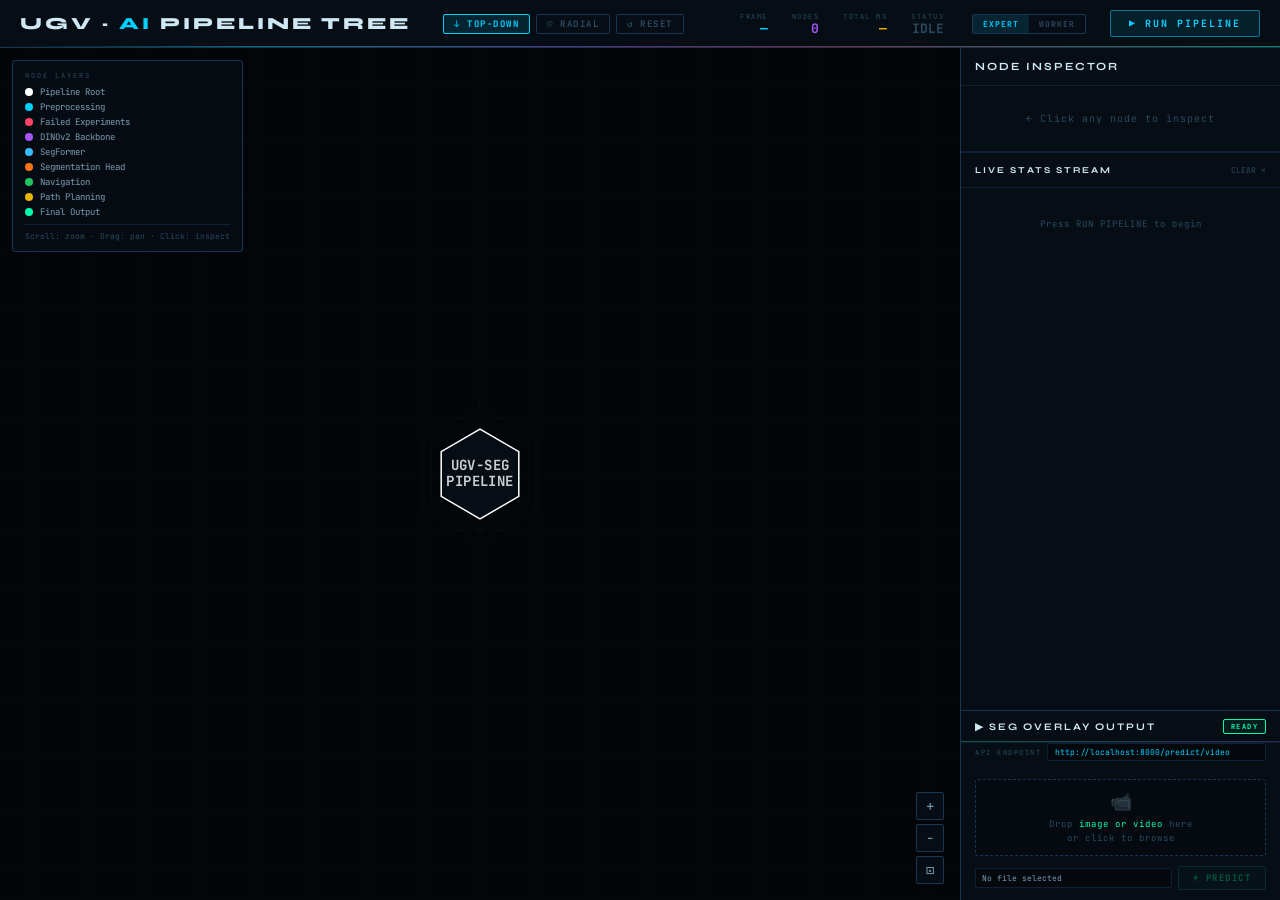
<file: ugv_pipeline_tree.html>
<!DOCTYPE html>
<html lang="en">
<head>
<meta charset="UTF-8">
<meta name="viewport" content="width=device-width, initial-scale=1.0">
<title>UGV · AI Pipeline Tree</title>
<style>
@import url('https://fonts.googleapis.com/css2?family=JetBrains+Mono:wght@300;400;500;700&family=Syne:wght@400;600;700;800&display=swap');

:root {
  --bg: #030508;
  --surface: #070d14;
  --surface2: #0b1520;
  --border: #0f2035;
  --border2: #1a3550;
  --root-col:  #ffffff;
  --l1-col:    #00cfff;
  --l2-col:    #a855f7;
  --l3-col:    #f97316;
  --l4-col:    #22c55e;
  --l5-col:    #eab308;
  --l6-col:    #ec4899;
  --result-col:#00ffaa;
  --fail-col:  #ff4466;
  --seg-col:   #38bdf8;
  --text: #7a9cb0;
  --bright: #d0e8f4;
  --dim: #2a4a60;
  --mono: 'JetBrains Mono', monospace;
  --display: 'Syne', sans-serif;
}

*{margin:0;padding:0;box-sizing:border-box;}
html,body{width:100%;height:100%;overflow:hidden;background:var(--bg);}
body { font-family: var(--mono); color: var(--text); display: flex; flex-direction: column; }
body::after {
  content:'';position:fixed;inset:0;pointer-events:none;z-index:9999;
  background: repeating-linear-gradient(0deg,transparent,transparent 2px,rgba(0,207,255,.008) 3px,rgba(0,207,255,.008) 4px);
}

.topbar {
  height: 48px; background: var(--surface); border-bottom: 1px solid var(--border2);
  display: flex; align-items: center; padding: 0 20px; gap: 20px; flex-shrink: 0;
  position: relative; overflow: hidden;
}
.topbar::after {
  content:'';position:absolute;bottom:0;left:0;right:0;height:1px;
  background:linear-gradient(90deg,transparent 0%,var(--l1-col) 20%,var(--l2-col) 45%,var(--fail-col) 65%,var(--result-col) 100%);
  opacity:.5;
}
.logo { font-family: var(--display); font-size: 17px; font-weight: 800; letter-spacing: 3px; color: var(--bright); text-transform: uppercase; }
.logo span { color: var(--l1-col); }
.tb-pills { display: flex; gap: 6px; margin-left: 12px; }
.pill {
  padding: 3px 10px; font-size: 9px; letter-spacing: 1.5px; font-weight: 700;
  border-radius: 2px; text-transform: uppercase; border: 1px solid transparent;
  cursor: pointer; transition: all .2s; font-family: var(--mono);
}
.pill.active { background: rgba(0,207,255,.12); border-color: var(--l1-col); color: var(--l1-col); }
.pill:not(.active) { border-color: var(--border2); color: var(--dim); }
.pill:hover:not(.active) { border-color: var(--border2); color: var(--text); }
.tb-stats { display: flex; gap: 24px; margin-left: auto; }
.tbs { display: flex; flex-direction: column; align-items: flex-end; gap: 1px; }
.tbs-l { font-size: 7px; letter-spacing: 1.5px; color: var(--dim); text-transform: uppercase; }
.tbs-v { font-size: 13px; font-weight: 700; line-height: 1; font-family: var(--mono); }
.run-btn {
  margin-left: 16px; padding: 6px 18px; background: rgba(0,207,255,.1);
  border: 1px solid rgba(0,207,255,.5); color: var(--l1-col); font-family: var(--mono);
  font-size: 10px; letter-spacing: 2px; font-weight: 700; cursor: pointer;
  border-radius: 2px; text-transform: uppercase; transition: all .2s;
}
.run-btn:hover { background: rgba(0,207,255,.2); box-shadow: 0 0 20px rgba(0,207,255,.15); }
.run-btn.running { border-color: var(--l5-col); color: var(--l5-col); background: rgba(234,179,8,.1); }

.main { flex: 1; display: grid; grid-template-columns: 1fr 320px; overflow: hidden; }

.tree-area { position: relative; overflow: hidden; background: var(--bg); }
#treeCanvas { position: absolute; inset: 0; cursor: grab; }
#treeCanvas:active { cursor: grabbing; }
.zoom-controls { position: absolute; bottom: 16px; right: 16px; display: flex; flex-direction: column; gap: 4px; }
.zc-btn {
  width: 28px; height: 28px; background: var(--surface); border: 1px solid var(--border2);
  color: var(--text); font-size: 14px; cursor: pointer; border-radius: 2px;
  display: flex; align-items: center; justify-content: center; transition: all .15s; font-family: var(--mono);
}
.zc-btn:hover { border-color: var(--l1-col); color: var(--l1-col); }
.legend-box {
  position: absolute; top: 12px; left: 12px; background: rgba(7,13,20,.92);
  border: 1px solid var(--border2); border-radius: 3px; padding: 10px 12px; backdrop-filter: blur(8px);
}
.leg-title { font-size: 7px; letter-spacing: 2px; color: var(--dim); text-transform: uppercase; margin-bottom: 6px; }
.leg-item { display: flex; align-items: center; gap: 7px; margin-bottom: 3px; font-size: 9px; color: var(--text); }
.leg-dot { width: 8px; height: 8px; border-radius: 50%; flex-shrink: 0; }
.node-popup {
  position: absolute; background: var(--surface2); border: 1px solid var(--border2);
  border-radius: 4px; padding: 12px 14px; width: 230px; pointer-events: none;
  opacity: 0; transition: opacity .2s; z-index: 100; box-shadow: 0 8px 32px rgba(0,0,0,.5);
}
.node-popup.visible { opacity: 1; }
.np-step { font-size: 8px; letter-spacing: 1.5px; font-weight: 700; margin-bottom: 4px; }
.np-name { font-size: 13px; font-weight: 700; color: var(--bright); font-family: var(--display); margin-bottom: 8px; }
.np-row { display: flex; justify-content: space-between; align-items: center; margin-bottom: 3px; font-size: 9px; }
.np-label { color: var(--dim); }
.np-val { font-weight: 700; font-size: 10px; }
.np-bar-track { width: 100%; height: 3px; background: var(--border); border-radius: 2px; margin-top: 6px; overflow: hidden; }
.np-bar-fill { height: 100%; border-radius: 2px; transition: width .5s; }

.right-panel {
  background: var(--surface); border-left: 1px solid var(--border2);
  display: flex; flex-direction: column; overflow: hidden;
}
.rp-header {
  padding: 12px 14px; border-bottom: 1px solid var(--border);
  display: flex; align-items: center; gap: 8px; flex-shrink: 0;
}
.rp-title { font-family: var(--display); font-size: 11px; font-weight: 700; letter-spacing: 2px; text-transform: uppercase; color: var(--bright); }
.selected-node-panel { padding: 14px; border-bottom: 1px solid var(--border); flex-shrink: 0; max-height: 340px; overflow-y: auto; }
.snp-empty { color: var(--dim); font-size: 10px; text-align: center; padding: 12px 0; letter-spacing: 1px; }
.snp-badge { display: inline-flex; align-items: center; gap: 6px; padding: 3px 8px; border-radius: 2px; font-size: 9px; font-weight: 700; letter-spacing: 1.5px; margin-bottom: 8px; }
.snp-name { font-family: var(--display); font-size: 18px; font-weight: 800; color: var(--bright); margin-bottom: 4px; line-height: 1.1; }
.snp-plain { font-size: 10px; color: var(--text); line-height: 1.5; margin-bottom: 10px; padding: 6px 8px; background: rgba(255,255,255,.02); border-left: 2px solid var(--border2); border-radius: 1px; }
.snp-grid { display: grid; grid-template-columns: 1fr 1fr; gap: 6px; margin-bottom: 8px; }
.snp-metric { background: rgba(0,0,0,.3); border: 1px solid var(--border); border-radius: 2px; padding: 7px 9px; }
.snp-m-label { font-size: 7px; color: var(--dim); letter-spacing: 1.5px; text-transform: uppercase; margin-bottom: 2px; }
.snp-m-val { font-size: 15px; font-weight: 700; line-height: 1; font-family: var(--mono); }
.io-section { margin-top: 8px; }
.io-label { font-size: 7px; color: var(--dim); letter-spacing: 1.5px; text-transform: uppercase; margin-bottom: 4px; }
.io-box { background: rgba(0,0,0,.4); border: 1px solid var(--border); border-radius: 2px; padding: 6px 8px; font-size: 9px; color: var(--l1-col); font-family: var(--mono); line-height: 1.6; margin-bottom: 4px; }

.stats-stream {
  flex: 1; overflow-y: auto; padding: 10px 14px;
  display: flex; flex-direction: column; gap: 4px; min-height: 0;
}
.stream-entry {
  display: flex; gap: 8px; align-items: flex-start;
  padding: 5px 7px; border-radius: 2px; border-left: 2px solid transparent;
  animation: slideIn .3s ease; font-size: 9px;
}
@keyframes slideIn { from{opacity:0;transform:translateX(8px)} to{opacity:1;transform:translateX(0)} }
.se-icon { flex-shrink: 0; font-size: 11px; line-height: 1.3; }
.se-body { flex: 1; }
.se-step { font-size: 7px; font-weight: 700; letter-spacing: 1px; }
.se-text { color: var(--bright); line-height: 1.4; margin-top: 1px; }
.se-plain { color: var(--dim); font-size: 8px; line-height: 1.3; margin-top: 2px; font-family: 'Syne', sans-serif; }
.se-ok { border-color: var(--l4-col); background: rgba(34,197,94,.04); }
.se-info { border-color: var(--l1-col); background: rgba(0,207,255,.03); }
.se-proc { border-color: var(--l5-col); background: rgba(234,179,8,.03); }
.se-warn { border-color: var(--fail-col); background: rgba(255,68,102,.04); }
.se-result { border-color: var(--result-col); background: rgba(0,255,170,.05); }
.se-fail { border-color: var(--fail-col); background: rgba(255,68,102,.06); }

.worker-toggle { display: flex; gap: 0; border: 1px solid var(--border2); border-radius: 2px; overflow: hidden; margin-left: auto; }
.wt-btn {
  padding: 4px 10px; font-size: 8px; letter-spacing: 1px; font-weight: 700;
  text-transform: uppercase; cursor: pointer; border: none; background: transparent;
  color: var(--dim); font-family: var(--mono); transition: all .15s;
}
.wt-btn.active { background: rgba(0,207,255,.12); color: var(--l1-col); }

.video-panel {
  border-top: 1px solid var(--border2); background: var(--surface);
  flex-shrink: 0; display: flex; flex-direction: column; max-height: 300px;
}
.video-panel-header {
  display: flex; align-items: center; gap: 8px; padding: 8px 14px;
  border-bottom: 1px solid var(--border); flex-shrink: 0; position: relative; overflow: hidden;
}
.video-panel-header::after {
  content:'';position:absolute;bottom:0;left:0;right:0;height:1px;
  background:linear-gradient(90deg,var(--result-col),var(--l2-col)); opacity:.3;
}
.vp-title { font-family: var(--display); font-size: 10px; font-weight: 700; letter-spacing: 2px; text-transform: uppercase; color: var(--bright); }
.vp-badge {
  padding: 2px 7px; border-radius: 2px; font-size: 7px; font-weight: 700;
  letter-spacing: 1.5px; text-transform: uppercase; border: 1px solid var(--result-col);
  color: var(--result-col); background: rgba(0,255,170,.06); margin-left: auto;
}
.vp-badge.processing { border-color: var(--l5-col); color: var(--l5-col); background: rgba(234,179,8,.08); animation: badgePulse 1s infinite; }
@keyframes badgePulse { 0%,100%{opacity:1} 50%{opacity:.5} }

.drop-zone {
  margin: 10px 14px; border: 1px dashed var(--border2); border-radius: 3px;
  padding: 10px; display: flex; flex-direction: column; align-items: center; gap: 5px;
  cursor: pointer; transition: all .2s; position: relative; overflow: hidden;
  background: rgba(0,0,0,.2); flex-shrink: 0;
}
.drop-zone:hover, .drop-zone.drag-over { border-color: var(--result-col); background: rgba(0,255,170,.04); }
.drop-zone-icon { font-size: 18px; opacity: .4; }
.drop-zone-text { font-size: 9px; color: var(--dim); letter-spacing: 1px; text-align: center; line-height: 1.5; }
.drop-zone-text span { color: var(--result-col); }
.drop-zone input { position: absolute; inset: 0; opacity: 0; cursor: pointer; }

.vp-action-bar { display: flex; gap: 6px; padding: 0 14px 10px; flex-shrink: 0; align-items: center; }
.vp-file-info {
  flex: 1; font-size: 8px; color: var(--text); font-family: var(--mono);
  overflow: hidden; text-overflow: ellipsis; white-space: nowrap;
  padding: 4px 6px; background: rgba(0,0,0,.3); border: 1px solid var(--border); border-radius: 2px;
}
.vp-file-info.has-file { color: var(--l1-col); }
.vp-predict-btn {
  padding: 5px 14px; background: rgba(0,255,170,.08); border: 1px solid rgba(0,255,170,.4);
  color: var(--result-col); font-family: var(--mono); font-size: 9px; letter-spacing: 1.5px;
  font-weight: 700; cursor: pointer; border-radius: 2px; text-transform: uppercase; transition: all .2s; white-space: nowrap;
}
.vp-predict-btn:hover:not(:disabled) { background: rgba(0,255,170,.15); box-shadow: 0 0 16px rgba(0,255,170,.1); }
.vp-predict-btn:disabled { opacity: .3; cursor: not-allowed; }

.vp-endpoint { display: flex; align-items: center; gap: 6px; padding: 0 14px 8px; flex-shrink: 0; }
.vp-endpoint-label { font-size: 7px; color: var(--dim); letter-spacing: 1.5px; text-transform: uppercase; white-space: nowrap; }
.vp-endpoint-input {
  flex: 1; background: rgba(0,0,0,.4); border: 1px solid var(--border); border-radius: 2px;
  padding: 3px 7px; font-size: 8px; color: var(--l1-col); font-family: var(--mono); outline: none; transition: border-color .15s;
}

.vp-result-area { flex: 1; overflow: hidden; position: relative; min-height: 0; display: none; }
.vp-result-area.visible { display: block; }
.vp-result-inner { width: 100%; height: 100%; display: flex; flex-direction: column; padding: 0 14px 10px; gap: 6px; }
.vp-result-label {
  font-size: 7px; color: var(--result-col); letter-spacing: 2px; text-transform: uppercase;
  display: flex; align-items: center; gap: 6px; flex-shrink: 0;
}
.vp-result-label::before { content: ''; width: 6px; height: 6px; border-radius: 50%; background: var(--result-col); box-shadow: 0 0 6px var(--result-col); }
.vp-media-wrap {
  flex: 1; min-height: 0; position: relative; border: 1px solid rgba(0,255,170,.2);
  border-radius: 3px; overflow: hidden; background: #000;
}
.vp-media-wrap video, .vp-media-wrap img { width: 100%; height: 100%; object-fit: contain; display: block; }
.vp-hud-corner { position: absolute; width: 10px; height: 10px; border-color: var(--result-col); border-style: solid; opacity: .6; pointer-events: none; z-index: 3; }
.vp-hud-corner.tl { top: 4px; left: 4px; border-width: 1px 0 0 1px; }
.vp-hud-corner.tr { top: 4px; right: 4px; border-width: 1px 1px 0 0; }
.vp-hud-corner.bl { bottom: 4px; left: 4px; border-width: 0 0 1px 1px; }
.vp-hud-corner.br { bottom: 4px; right: 4px; border-width: 0 1px 1px 0; }
.vp-hud-label {
  position: absolute; top: 6px; left: 50%; transform: translateX(-50%);
  font-size: 7px; letter-spacing: 2px; color: var(--result-col); opacity: .6;
  font-family: var(--mono); pointer-events: none; z-index: 3; text-transform: uppercase;
}

.vp-loading-overlay {
  position: absolute; inset: 0; background: rgba(3,5,8,.92);
  display: none; flex-direction: column; align-items: center; justify-content: center;
  gap: 14px; z-index: 10; backdrop-filter: blur(6px);
}
.vp-loading-overlay.visible { display: flex; }
.vp-spinner { width: 40px; height: 40px; border: 2px solid var(--border2); border-top-color: var(--result-col); border-radius: 50%; animation: spin .8s linear infinite; }
@keyframes spin { to { transform: rotate(360deg); } }
.vp-loading-text { font-size: 10px; color: var(--result-col); letter-spacing: 2px; text-transform: uppercase; font-weight: 700; }
.vp-loading-sub { font-size: 8px; color: var(--dim); letter-spacing: 1px; text-align: center; line-height: 1.6; max-width: 200px; }
.vp-loading-dots { display: flex; gap: 5px; }
.vp-loading-dots span { width: 5px; height: 5px; border-radius: 50%; background: var(--result-col); opacity: .3; animation: dotPulse 1.2s ease-in-out infinite; }
.vp-loading-dots span:nth-child(2) { animation-delay: .2s; }
.vp-loading-dots span:nth-child(3) { animation-delay: .4s; }
@keyframes dotPulse { 0%,80%,100%{opacity:.2;transform:scale(.8)} 40%{opacity:1;transform:scale(1)} }
.vp-elapsed { font-size: 9px; color: var(--l5-col); font-family: var(--mono); letter-spacing: 1px; }
.vp-progress-bar { height: 2px; background: var(--border); border-radius: 1px; overflow: hidden; flex-shrink: 0; display: none; }
.vp-progress-bar.visible { display: block; }
.vp-progress-fill { height: 100%; background: linear-gradient(90deg, var(--l2-col), var(--result-col)); border-radius: 1px; transition: width .4s ease; width: 0%; }

::-webkit-scrollbar { width: 3px; }
::-webkit-scrollbar-track { background: transparent; }
::-webkit-scrollbar-thumb { background: var(--border2); border-radius: 2px; }
</style>
</head>
<body>

<div class="topbar">
  <div class="logo">UGV · <span>AI</span> PIPELINE TREE</div>
  <div class="tb-pills">
    <div class="pill active" onclick="setLayout('top-down')">↓ TOP-DOWN</div>
    <div class="pill" onclick="setLayout('radial')">◎ RADIAL</div>
    <div class="pill" onclick="resetTree()">↺ RESET</div>
  </div>
  <div class="tb-stats">
    <div class="tbs"><span class="tbs-l">Frame</span><span class="tbs-v" id="hdr-frame" style="color:var(--l1-col)">—</span></div>
    <div class="tbs"><span class="tbs-l">Nodes</span><span class="tbs-v" id="hdr-nodes" style="color:var(--l2-col)">0</span></div>
    <div class="tbs"><span class="tbs-l">Total ms</span><span class="tbs-v" id="hdr-ms" style="color:var(--l5-col)">—</span></div>
    <div class="tbs"><span class="tbs-l">Status</span><span class="tbs-v" id="hdr-status" style="color:var(--dim)">IDLE</span></div>
  </div>
  <div style="display:flex;align-items:center;gap:8px;margin-left:8px;">
    <div class="worker-toggle">
      <button type="button" class="wt-btn active" id="expert-btn" onclick="setMode('expert')">EXPERT</button>
      <button type="button" class="wt-btn" id="worker-btn" onclick="setMode('worker')">WORKER</button>
    </div>
    <button type="button" class="run-btn" id="run-btn" onclick="startPipeline()">▶ RUN PIPELINE</button>
  </div>
</div>

<div class="main">
  <div class="tree-area">
    <canvas id="treeCanvas"></canvas>
    <div class="legend-box">
      <div class="leg-title">Node Layers</div>
      <div class="leg-item"><div class="leg-dot" style="background:#fff"></div>Pipeline Root</div>
      <div class="leg-item"><div class="leg-dot" style="background:var(--l1-col)"></div>Preprocessing</div>
      <div class="leg-item"><div class="leg-dot" style="background:var(--fail-col)"></div>Failed Experiments</div>
      <div class="leg-item"><div class="leg-dot" style="background:var(--l2-col)"></div>DINOv2 Backbone</div>
      <div class="leg-item"><div class="leg-dot" style="background:var(--seg-col)"></div>SegFormer</div>
      <div class="leg-item"><div class="leg-dot" style="background:var(--l3-col)"></div>Segmentation Head</div>
      <div class="leg-item"><div class="leg-dot" style="background:var(--l4-col)"></div>Navigation</div>
      <div class="leg-item"><div class="leg-dot" style="background:var(--l5-col)"></div>Path Planning</div>
      <div class="leg-item"><div class="leg-dot" style="background:var(--result-col)"></div>Final Output</div>
      <div style="margin-top:6px;padding-top:6px;border-top:1px solid var(--border);font-size:8px;color:var(--dim);">
        Scroll: zoom · Drag: pan · Click: inspect
      </div>
    </div>
    <div class="node-popup" id="node-popup">
      <div class="np-step" id="np-step">STEP 1</div>
      <div class="np-name" id="np-name">Node</div>
      <div class="np-row"><span class="np-label">Latency</span><span class="np-val" id="np-ms">--ms</span></div>
      <div class="np-row"><span class="np-label">mIoU</span><span class="np-val" id="np-conf">--%</span></div>
      <div class="np-row"><span class="np-label">Output</span><span class="np-val" id="np-shape">--</span></div>
      <div class="np-bar-track"><div class="np-bar-fill" id="np-bar" style="width:0%"></div></div>
    </div>
    <div class="zoom-controls">
      <button type="button" class="zc-btn" onclick="zoom(1.2)">+</button>
      <button type="button" class="zc-btn" onclick="zoom(0.83)">−</button>
      <button type="button" class="zc-btn" onclick="fitView()" title="Fit">⊡</button>
    </div>
  </div>

  <div class="right-panel">
    <div class="rp-header">
      <div class="rp-title">Node Inspector</div>
    </div>
    <div class="selected-node-panel" id="selected-panel">
      <div class="snp-empty" id="snp-empty">← Click any node to inspect</div>
      <div id="snp-content" style="display:none"></div>
    </div>
    <div class="rp-header" style="border-top:1px solid var(--border);">
      <div class="rp-title" style="font-size:9px;">Live Stats Stream</div>
      <span style="margin-left:auto;font-size:8px;color:var(--dim);cursor:pointer;" onclick="clearStream()">CLEAR ✕</span>
    </div>
    <div class="stats-stream" id="stats-stream">
      <div style="color:var(--dim);font-size:9px;text-align:center;padding:20px 0;letter-spacing:1px;">Press RUN PIPELINE to begin</div>
    </div>

    <div class="video-panel" id="video-panel">
      <div class="video-panel-header">
        <div class="vp-title">▶ Seg Overlay Output</div>
        <div class="vp-badge" id="vp-badge">READY</div>
      </div>
      <div class="vp-endpoint">
        <span class="vp-endpoint-label">API Endpoint</span>
        <input class="vp-endpoint-input" id="vp-endpoint" type="text" value="http://localhost:8000/predict/video" />
      </div>
      <div class="drop-zone" id="drop-zone">
        <div class="drop-zone-icon">📹</div>
        <div class="drop-zone-text">Drop <span>image or video</span> here<br>or click to browse</div>
        <input type="file" id="file-input" accept="image/*,video/*" />
      </div>
      <div class="vp-action-bar">
        <div class="vp-file-info" id="vp-file-info">No file selected</div>
        <button type="button" class="vp-predict-btn" id="vp-predict-btn" disabled>⚡ PREDICT</button>
      </div>
      <div class="vp-progress-bar" id="vp-progress-bar">
        <div class="vp-progress-fill" id="vp-progress-fill"></div>
      </div>
      <div class="vp-result-area" id="vp-result-area">
        <div class="vp-result-inner">
          <div class="vp-result-label">Segmentation Output</div>
          <div class="vp-media-wrap" id="vp-media-wrap">
            <div class="vp-hud-corner tl"></div><div class="vp-hud-corner tr"></div>
            <div class="vp-hud-corner bl"></div><div class="vp-hud-corner br"></div>
            <div class="vp-hud-label" id="vp-hud-label">PROCESSING...</div>
            <div class="vp-loading-overlay" id="vp-loading-overlay">
              <div class="vp-spinner"></div>
              <div class="vp-loading-text" id="vp-loading-text">Waiting for Server</div>
              <div class="vp-loading-sub" id="vp-loading-sub">Running DINOv2 + ConvNeXt inference</div>
              <div class="vp-loading-dots"><span></span><span></span><span></span></div>
              <div class="vp-elapsed" id="vp-elapsed">00:00</div>
            </div>
            <video id="pred-video" controls style="display:none;" playsinline></video>
            <img id="pred-img" style="display:none;" alt="Segmentation result" />
          </div>
        </div>
      </div>
    </div>
  </div>
</div>

<script>
// ════════════════════════════════════════════════════════════
//  FULL PIPELINE TREE — all models from the paper
// ════════════════════════════════════════════════════════════

// ── COLOURS ─────────────────────────────────────────────────
const C = {
  root:    '#ffffff',
  pre:     '#00cfff',   // preprocessing
  fail:    '#ff4466',   // failed experiments
  dino:    '#a855f7',   // DINOv2 backbone
  seg:     '#38bdf8',   // SegFormer alternative
  head:    '#f97316',   // segmentation head
  nav:     '#22c55e',   // navigation
  plan:    '#eab308',   // path planning
  result:  '#00ffaa',   // final output
  mfb:     '#f472b6',   // median frequency
};

// ════════════════════════════════════════════════════════════
//  NODE DEFINITIONS
// ════════════════════════════════════════════════════════════
const ALL_NODES = [
  // ─── ROOT ───────────────────────────────────────────────
  {
    id:'root', label:'UGV-SEG\nPIPELINE', sublabel:'Duality AI · 3idiots', layer:0, color:C.root, shape:'hex',
    stats:{ms:0,conf:100,shape:'960×540 RGB',
      desc:'Entry point. Raw desert camera frames flow through preprocessing, model experiments (including failures), the winning DINOv2+ConvNeXt path, and the SegFormer parallel, to produce pixel-accurate terrain maps for UGV navigation.'},
    plain:'The complete AI pipeline from raw camera image to UGV drive command.',
    parentId:null
  },

  // ─── PREPROCESSING ──────────────────────────────────────
  {
    id:'preprocess', label:'PREPROCESSING', sublabel:'Brightness + Dehazing', layer:1, color:C.pre, shape:'hex',
    stats:{ms:8,conf:100,shape:'960×540 RGB norm',
      desc:'Two-stage preprocessing: (1) brightness normalisation to reduce synthetic exposure bias, (2) dehazing to remove noise/haze common in synthetic desert renders. Critical because data is synthetic and needed domain adaptation.'},
    plain:'Cleans up the synthetic image — fixes brightness and removes haze so the AI sees clearly.',
    parentId:'root'
  },
  {
    id:'brightness_norm', label:'BRIGHTNESS\nNORMALISE', sublabel:'Exposure correction', layer:2, color:C.pre, shape:'rect',
    stats:{ms:3,conf:100,shape:'960×540 float32',
      desc:'Gamma + histogram normalisation to balance synthetic brightness across desert scenes. Prevents model from learning lighting artefacts rather than terrain features.'},
    plain:'Adjusts image brightness so shadows and bright sky do not confuse the model.',
    parentId:'preprocess'
  },
  {
    id:'dehazing', label:'DEHAZING', sublabel:'Haze / noise removal', layer:2, color:C.pre, shape:'rect',
    stats:{ms:5,conf:100,shape:'960×540 float32',
      desc:'Dark-channel prior or DCP dehazing to remove atmospheric noise from synthetic scenes. Improves edge clarity for small obstacles like logs and rocks.'},
    plain:'Removes foggy haze so small rocks and logs are visible to the model.',
    parentId:'preprocess'
  },

  // ─── CLASS WEIGHTING ────────────────────────────────────
  {
    id:'class_weight', label:'CLASS\nWEIGHTING', sublabel:'Imbalance correction', layer:2, color:C.pre, shape:'rect',
    stats:{ms:1,conf:100,shape:'10-class weights',
      desc:'Sky occupies 37.64% and Landscape 24.45% of pixels, while Logs are only 0.08%, Rocks 1.20%, Dry Bushes 1.10%. Without correction the model ignores safety-critical obstacles.'},
    plain:'Tells the model to care MORE about rare dangerous obstacles like logs and rocks.',
    parentId:'preprocess'
  },
  {
    id:'inv_freq', label:'INVERSE\nFREQ WT', sublabel:'w = 1/F · clipped≤10', layer:3, color:C.pre, shape:'rect',
    stats:{ms:1,conf:100,shape:'10-dim weight vec',
      desc:'w = 1/pixel_frequency per class. Rare classes (logs, rocks) get weights up to 10×. Weights clipped at 10 to prevent gradient explosion. Improved rare-class recall but caused some instability.'},
    plain:'Rare classes get a bigger penalty when wrong — the model is forced to learn them.',
    parentId:'class_weight'
  },
  {
    id:'mfb', label:'MEDIAN FREQ\nBALANCING', sublabel:'MFB = median(f)/f', layer:3, color:C.mfb, shape:'rect',
    stats:{ms:1,conf:100,shape:'10-dim weight vec',
      desc:'MFB = median(class_frequencies) / class_frequency. More stable than inverse-frequency — avoids extreme weight values. Chosen as final weighting strategy. Improved mIoU for logs, rocks, and dry bushes.'},
    plain:'A smarter version of class weighting — stable enough to train without crashes.',
    parentId:'class_weight'
  },

  // ─── FAILED EXPERIMENTS ─────────────────────────────────
  {
    id:'experiments', label:'EXPERIMENTS\n(JOURNEY)', sublabel:'Failure → Learning', layer:1, color:C.fail, shape:'hex',
    stats:{ms:0,conf:0,shape:'Multiple runs',
      desc:'Three model approaches were explored before reaching the winning solution. Each experiment informed the next design decision. Failures are documented with quantitative metrics.'},
    plain:'The team tried different loss functions before finding what worked.',
    parentId:'root'
  },
  {
    id:'cross_entropy', label:'WEIGHTED\nCROSS-ENTROPY', sublabel:'Experiment 1', layer:2, color:C.fail, shape:'rect',
    stats:{ms:45,conf:0,shape:'[1,10,H,W] logits',
      desc:'Standard weighted cross-entropy loss: L = -Σ w_c · y_c · log(p_c). Applied class weights from MFB. Bias toward large classes persisted. mIoU was low — small obstacles still poorly detected. Led to exploring Focal Loss.'},
    plain:'The first attempt — punishes wrong predictions. Worked okay but struggled with rare obstacles.',
    parentId:'experiments'
  },
  {
    id:'focal_loss', label:'FOCAL LOSS', sublabel:'Experiment 2 · γ focusing', layer:2, color:C.fail, shape:'rect',
    stats:{ms:42,conf:5.1,shape:'[1,10,H,W] logits',
      desc:'FL = -α(1-pt)^γ · log(pt). Down-weights easy pixels, focuses on hard misclassifications. Train loss: 1.4084, Val loss: 1.3919. Val IoU: 0.0511, Pixel Acc: 0.0955. Better boundary learning but metrics still low. Prompted backbone upgrade.'},
    plain:'Focal Loss focusses on the hardest-to-classify pixels — improved boundaries but still not enough.',
    parentId:'experiments'
  },
  {
    id:'focal_metrics', label:'FOCAL METRICS', sublabel:'Train/Val results', layer:3, color:C.fail, shape:'rect',
    stats:{ms:0,conf:5.1,shape:'IoU 0.0511 val',
      desc:'Train: Loss=1.4084, IoU=0.0527, Dice=0.0903, PixAcc=0.0935 | Val: Loss=1.3919, IoU=0.0511, Dice=0.0871, PixAcc=0.0955. Low IoU revealed model needed a stronger visual backbone, not just a better loss.'},
    plain:'The numbers showed Focal Loss alone was not powerful enough — the backbone was the bottleneck.',
    parentId:'focal_loss'
  },

  // ─── RANDOM CROP AUGMENTATION ──────────────────────────
  {
    id:'rand_crop', label:'RANDOM CROP\nAUGMENT', sublabel:'div-14 compatible', layer:2, color:C.pre, shape:'rect',
    stats:{ms:2,conf:100,shape:'Cropped patch',
      desc:'Random crop patches from high-res images rather than always seeing the full scene. Crop size divisible by 14 for DINOv2 patch token compatibility. Forces model to learn from small obstacle regions. Improves scale robustness and rare-class learning.'},
    plain:'Randomly zooms into parts of the image so the model learns to spot small rocks and logs.',
    parentId:'preprocess'
  },

  // ─── DINOV2 BACKBONE (WINNING PATH) ─────────────────────
  {
    id:'dinov2', label:'DINOv2\nBACKBONE', sublabel:'ViT-S/14 · 21M · FROZEN', layer:1, color:C.dino, shape:'hex',
    stats:{ms:42,conf:94,shape:'[1,646,384]',
      desc:'Pretrained DINOv2 Vision Transformer (ViT-S/14) used as a frozen feature extractor. Self-supervised pretraining gives rich patch-level semantic embeddings encoding texture, geometry, and scene context without segmentation supervision. Freezing reduces training cost and prevents overfitting.'},
    plain:'The main brain — a powerful pretrained model that understands what terrain looks like without extra training.',
    parentId:'root'
  },
  {
    id:'patch_embed', label:'PATCH\nEMBED', sublabel:'14×14 patches → tokens', layer:2, color:C.dino, shape:'rect',
    stats:{ms:4,conf:100,shape:'[1,646,384]',
      desc:'Image divided into 34×19 = 646 non-overlapping 14×14 patches, each embedded into a 384-dim token. Enables positional-encoding-free processing.'},
    plain:'Image is cut into 646 small squares — each becomes a word the AI can read.',
    parentId:'dinov2'
  },
  {
    id:'self_attn', label:'SELF\nATTENTION', sublabel:'6 heads · 12 layers', layer:2, color:C.dino, shape:'rect',
    stats:{ms:28,conf:94,shape:'[1,646,384]',
      desc:'Multi-head self-attention propagates context across all 646 patches simultaneously. Allows a rock patch to attend to surrounding terrain for accurate classification. 12 transformer layers deepen semantic understanding.'},
    plain:'Each image patch looks at every other patch to understand what surrounds it.',
    parentId:'dinov2'
  },
  {
    id:'patch_tokens', label:'PATCH\nTOKENS', sublabel:'x_norm_patchtokens', layer:3, color:C.dino, shape:'rect',
    stats:{ms:2,conf:94,shape:'[1,646,384]',
      desc:'Normalised patch token output from DINOv2. These 646 vectors carry dense per-region semantic embeddings fed into the ConvNeXt segmentation head.'},
    plain:'646 rich feature descriptions — one per image region — ready for segmentation.',
    parentId:'self_attn'
  },

  // ─── CONVNEXT SEG HEAD ──────────────────────────────────
  {
    id:'seg_head', label:'ConvNeXt\nSEG HEAD', sublabel:'128-ch depthwise', layer:2, color:C.head, shape:'hex',
    stats:{ms:14,conf:88,shape:'[1,10,266,476]',
      desc:'ConvNeXt-style segmentation head attached to frozen DINOv2. Lightweight yet powerful: 7×7 conv stem + depthwise conv block + 1×1 classifier. Transforms 384-dim patch tokens → 10-class pixel-wise logit maps at full resolution.'},
    plain:'Labels every pixel with a terrain type (sky, rock, bush, log, landscape…).',
    parentId:'dinov2'
  },
  {
    id:'reshape', label:'RESHAPE\n34×19 grid', sublabel:'Token → Spatial', layer:3, color:C.head, shape:'rect',
    stats:{ms:1,conf:100,shape:'[1,384,19,34]',desc:'Reshape [1,646,384] token sequence back to 2D spatial feature map [1,384,19,34].'},
    plain:'Rearranges the 646 tokens back into an image grid.',parentId:'seg_head'
  },
  {
    id:'conv_stem', label:'CONV STEM\n7×7', sublabel:'384→128 channels', layer:3, color:C.head, shape:'rect',
    stats:{ms:3,conf:91,shape:'[1,128,19,34]',desc:'7×7 depthwise convolution compresses 384 channels to 128. Captures local texture features before pointwise projection.'},
    plain:'Compresses features and captures fine texture details.',parentId:'seg_head'
  },
  {
    id:'conv_block', label:'CONV BLOCK\nDepthwise', sublabel:'Depthwise + Pointwise', layer:3, color:C.head, shape:'rect',
    stats:{ms:4,conf:89,shape:'[1,128,19,34]',desc:'ConvNeXt depthwise-separable block. Efficient spatial mixing without full cross-channel convolution. Maintains feature quality at low compute cost.'},
    plain:'Refines texture and shape understanding efficiently.',parentId:'seg_head'
  },
  {
    id:'classifier', label:'1×1\nCLASSIFIER', sublabel:'128→10 classes', layer:3, color:C.head, shape:'rect',
    stats:{ms:2,conf:87,shape:'[1,10,19,34]',desc:'1×1 pointwise convolution projects 128 feature channels to 10 class logit maps. One map per terrain class.'},
    plain:'Decides which terrain class each patch belongs to.',parentId:'seg_head'
  },
  {
    id:'upsample', label:'UPSAMPLE\n→ full res', sublabel:'Bilinear ×14', layer:3, color:C.head, shape:'rect',
    stats:{ms:2,conf:87,shape:'[1,10,266,476]',desc:'Bilinear upsampling ×14 restores logit maps to input resolution. Each pixel receives a 10-dim class score vector.'},
    plain:'Stretches the labels back to cover every pixel of the original image.',parentId:'seg_head'
  },

  // ─── SEGFORMER ALTERNATIVE ─────────────────────────────
  {
    id:'segformer', label:'SegFormer\nALTERNATIVE', sublabel:'MiT encoder + MLP dec', layer:1, color:C.seg, shape:'hex',
    stats:{ms:38,conf:86,shape:'[1,10,H,W]',
      desc:'SegFormer uses a Mix Transformer (MiT) encoder for multi-scale contextual features without positional encoding, followed by a lightweight MLP decoder. Efficient multi-scale fusion produces strong accuracy with fast inference — no heavy transformer decoders needed. Explored as an alternative to DINOv2+ConvNeXt.'},
    plain:'An alternative end-to-end model that is fast and accurate — runs directly without a separate backbone.',
    parentId:'root'
  },
  {
    id:'mit_encoder', label:'MiT\nENCODER', sublabel:'Mix Transformer · no pos enc', layer:2, color:C.seg, shape:'rect',
    stats:{ms:22,conf:86,shape:'Multi-scale feats',
      desc:'Mix Transformer encoder extracts hierarchical features at 4 scales (1/4, 1/8, 1/16, 1/32). No positional encoding — more robust to varying image resolutions common in off-road deployments.'},
    plain:'Reads the image at 4 different zoom levels to understand both big patterns and fine details.',
    parentId:'segformer'
  },
  {
    id:'mlp_decoder', label:'MLP\nDECODER', sublabel:'Lightweight fusion', layer:2, color:C.seg, shape:'rect',
    stats:{ms:10,conf:86,shape:'[1,10,H/4,W/4]',
      desc:'All-MLP decoder fuses multi-scale features from 4 encoder stages. Much lighter than transformer-based decoders. Outputs high-quality semantic maps faster than UPerNet or FPN decoders.'},
    plain:'Combines multi-scale features into one final segmentation map efficiently.',
    parentId:'segformer'
  },
  {
    id:'seg_upsample', label:'UPSAMPLE\n→ full res', sublabel:'Bilinear interp', layer:3, color:C.seg, shape:'rect',
    stats:{ms:3,conf:86,shape:'[1,10,H,W]',desc:'Bilinear upsampling from 1/4 resolution to full input resolution.'},
    plain:'Expands the labels back to full image size.',parentId:'mlp_decoder'
  },

  // ─── POST-PROCESSING → NAVIGATION ──────────────────────
  {
    id:'softmax', label:'SOFTMAX\n→ Probs', sublabel:'Logits → [0,1]', layer:2, color:C.nav, shape:'rect',
    stats:{ms:3,conf:87,shape:'[1,10,266,476]',desc:'Softmax normalises raw 10-class logits to probabilities summing to 1 per pixel.'},
    plain:'Converts raw scores into percentages — "80% rock, 15% terrain, 5% sky".',
    parentId:'seg_head'
  },
  {
    id:'argmax', label:'ARGMAX\nClass Map', sublabel:'Max class per pixel', layer:3, color:C.nav, shape:'rect',
    stats:{ms:1,conf:87,shape:'[1,266,476] int8',desc:'Per-pixel argmax selects the highest-probability class. Produces an integer class map.'},
    plain:'Picks the winning terrain label for each pixel.',parentId:'softmax'
  },
  {
    id:'cost_map', label:'COST MAP\nTerrain→Cost', sublabel:'Traversability grid', layer:3, color:C.nav, shape:'rect',
    stats:{ms:5,conf:100,shape:'48×30 float',
      desc:'Maps class IDs to movement costs: sky=∞, log=∞, rock=high, dry bush=medium, landscape=low. Produces a traversability grid for path planning.'},
    plain:'Creates a difficulty map — easy zones in green, blocked zones in red.',
    parentId:'argmax'
  },
  {
    id:'astar', label:'A* PATH\nGRAPH SEARCH', sublabel:'f(n)=g(n)+h(n)', layer:4, color:C.plan, shape:'hex',
    stats:{ms:28,conf:92,shape:'Path: N nodes',
      desc:'A* with Manhattan heuristic on the cost grid. Explores minimum-cost path from UGV position to goal, avoiding high-cost terrain cells (logs, rocks).'},
    plain:'Finds the safest, easiest route to the destination.',
    parentId:'cost_map'
  },
  {
    id:'collision', label:'COLLISION\nPROX SCAN', sublabel:'4-neighbour check', layer:5, color:C.plan, shape:'rect',
    stats:{ms:4,conf:95,shape:'Risk: LOW/MED/HIGH',desc:'Each path node checked against obstacle cells. Flags HIGH risk if log or rock within 1-cell radius.'},
    plain:'Checks the planned route for dangerous nearby obstacles.',parentId:'astar'
  },
  {
    id:'waypoint', label:'NEXT\nWAYPOINT', sublabel:'Path[0] → UGV', layer:5, color:C.plan, shape:'rect',
    stats:{ms:1,conf:98,shape:'(x,y) + heading°',desc:'First node on computed A* path issued as next waypoint. Includes heading angle and recommended speed.'},
    plain:'Picks the very next position the UGV should move to.',parentId:'astar'
  },

  // ─── FINAL OUTPUT ───────────────────────────────────────
  {
    id:'result', label:'UGV\nCOMMAND', sublabel:'PROCEED / HALT', layer:5, color:C.result, shape:'hex',
    stats:{ms:2,conf:95,shape:'Motor CMD',
      desc:'Final motor command: heading angle, speed %, and PROCEED/HALT flag. Sent to UGV motor controller at up to 30Hz.'},
    plain:'The UGV gets its final instructions — where to go, how fast, and whether it is safe to proceed.',
    parentId:'waypoint'
  },
];

// ════════════════════════════════════════════════════════════
//  PIPELINE SEQUENCE — ordered spawn for animation
// ════════════════════════════════════════════════════════════
const PIPELINE_SEQUENCE = [
  {id:'root',       delay:0},
  // Preprocessing branch
  {id:'preprocess', delay:600},
  {id:'brightness_norm', delay:400},
  {id:'dehazing',   delay:300},
  {id:'class_weight',delay:400},
  {id:'inv_freq',   delay:350},
  {id:'mfb',        delay:300},
  {id:'rand_crop',  delay:400},
  // Failed experiments branch
  {id:'experiments',delay:700},
  {id:'cross_entropy',delay:500},
  {id:'focal_loss', delay:500},
  {id:'focal_metrics',delay:400},
  // DINOv2 backbone (winning)
  {id:'dinov2',     delay:800},
  {id:'patch_embed',delay:400},
  {id:'self_attn',  delay:350},
  {id:'patch_tokens',delay:400},
  {id:'seg_head',   delay:600},
  {id:'reshape',    delay:300},
  {id:'conv_stem',  delay:250},
  {id:'conv_block', delay:250},
  {id:'classifier', delay:250},
  {id:'upsample',   delay:300},
  // SegFormer alternative
  {id:'segformer',  delay:700},
  {id:'mit_encoder',delay:400},
  {id:'mlp_decoder',delay:350},
  {id:'seg_upsample',delay:300},
  // Post-process → navigation
  {id:'softmax',    delay:600},
  {id:'argmax',     delay:350},
  {id:'cost_map',   delay:400},
  {id:'astar',      delay:500},
  {id:'collision',  delay:350},
  {id:'waypoint',   delay:300},
  {id:'result',     delay:600},
];

// ════════════════════════════════════════════════════════════
//  STATE
// ════════════════════════════════════════════════════════════
const canvas = document.getElementById('treeCanvas');
const ctx = canvas.getContext('2d');
let nodes = [], edges = [];
let pan = {x:0,y:0}, scale = 1;
let dragging = false, dragStart = {x:0,y:0}, panStart = {x:0,y:0};
let selectedNode = null, hoveredNode = null;
let pipelineRunning = false, frameNum = 0, workerMode = false, layout = 'top-down';

function getNodeDef(id){ return ALL_NODES.find(n=>n.id===id); }

function init() {
  resizeCanvas();
  window.addEventListener('resize', resizeCanvas);
  setupInteraction();
  buildInitialTree();
  fitView();
  render();
  setupVideoPanel();
}

function resizeCanvas() { canvas.width = canvas.parentElement.clientWidth; canvas.height = canvas.parentElement.clientHeight; render(); }

function buildInitialTree() {
  nodes=[]; edges=[];
  const rootDef = getNodeDef('root');
  nodes.push(makeRuntimeNode(rootDef, canvas.width/2, 80));
  fitView();
}

function makeRuntimeNode(def, x, y) {
  return {
    id:def.id, label:def.label, sublabel:def.sublabel, layer:def.layer,
    color:def.color, shape:def.shape, stats:{...def.stats, ms:0},
    realStats:def.stats, plain:def.plain, parentId:def.parentId,
    x, y, targetX:x, targetY:y,
    visible:false, appearing:false, progress:0, active:false, done:false, pulse:0,
  };
}

async function startPipeline() {
  if (pipelineRunning) return;
  pipelineRunning=true; frameNum++;
  document.getElementById('run-btn').classList.add('running');
  document.getElementById('run-btn').textContent='⟳ RUNNING...';
  document.getElementById('hdr-status').style.color='var(--l5-col)';
  document.getElementById('hdr-status').textContent='RUNNING';
  document.getElementById('hdr-frame').textContent=String(frameNum).padStart(4,'0');
  nodes=[]; edges=[];
  streamLog('info','SYS','Pipeline initialised','Starting full model pipeline — includes failure experiments and final winning path');
  render();

  for (let i=0; i<PIPELINE_SEQUENCE.length; i++) {
    if (!pipelineRunning) break;
    const item = PIPELINE_SEQUENCE[i];
    await sleep(item.delay + Math.random()*80);
    spawnNode(item.id);
    document.getElementById('hdr-nodes').textContent = nodes.length;
    relayout();
  }

  // Animate activation
  for (let i=0; i<nodes.length; i++) {
    if (!pipelineRunning) break;
    const n = nodes[i];
    n.active=true;
    const ms = n.realStats.ms > 0 ? Math.round(n.realStats.ms*(0.8+Math.random()*0.4)) : 0;
    n.stats.ms=ms; n.stats.conf=Math.round(n.realStats.conf*(0.93+Math.random()*0.1));
    const isFailure = n.color === C.fail;
    streamLog(
      n.id==='result'?'result': isFailure?'warn':'proc',
      n.id.toUpperCase().slice(0,8),
      `${n.label.replace('\n',' ')}${ms?` · ${ms}ms`:''} · ${n.realStats.shape}`,
      n.plain
    );
    await sleep(Math.max(60, ms*0.5+60));
    n.active=false; n.done=true;
  }

  const totalMs = nodes.reduce((s,n)=>s+(n.stats.ms||0),0);
  document.getElementById('hdr-ms').textContent=totalMs+'ms';
  document.getElementById('hdr-status').style.color='var(--result-col)';
  document.getElementById('hdr-status').textContent='COMPLETE';
  document.getElementById('run-btn').classList.remove('running');
  document.getElementById('run-btn').textContent='▶ RUN AGAIN';
  const speed=[100,60,30][Math.floor(Math.random()*3)];
  const heading=(Math.random()*60-30).toFixed(1);
  streamLog('result','RESULT',
    `CMD → heading:${heading>0?'+':''}${heading}° speed:${speed}% PROCEED`,
    `UGV instructed: turn ${Math.abs(heading)}° ${heading>0?'right':'left'}, drive at ${speed}% speed`);
  pipelineRunning=false;
}

function spawnNode(id) {
  const def = getNodeDef(id);
  if (!def) return;
  const parent = nodes.find(n=>n.id===def.parentId);
  const px = parent?parent.x:canvas.width/2;
  const py = parent?parent.y:60;
  const n = makeRuntimeNode(def, px, py+80);
  n.appearing=true; n.progress=0;
  nodes.push(n);
  if (parent) edges.push({fromId:def.parentId, toId:id, color:def.color, progress:0, active:true});
  streamLog('info','SPAWN',`Node: ${def.label.replace('\n',' ')} · layer ${def.layer}`, def.plain);
}

// ════════════════════════════════════════════════════════════
//  LAYOUT
// ════════════════════════════════════════════════════════════
function relayout() { if(layout==='radial') radialLayout(); else topDownLayout(); }

function topDownLayout() {
  // Group by layer
  const layers={};
  nodes.forEach(n=>{if(!layers[n.layer])layers[n.layer]=[];layers[n.layer].push(n);});
  const W=canvas.width, H=canvas.height;
  const numLayers=Object.keys(layers).length||1;
  const levelH=Math.min(130,(H-100)/numLayers);
  Object.keys(layers).sort((a,b)=>a-b).forEach((lv,li)=>{
    const group=layers[lv];
    const spacing=Math.min(180,(W-80)/(group.length+0.5));
    const startX=(W-spacing*(group.length-1))/2;
    group.forEach((n,gi)=>{n.targetX=startX+gi*spacing; n.targetY=70+li*levelH;});
  });
}

function radialLayout() {
  const cx=canvas.width/2, cy=canvas.height/2;
  const layers={};
  nodes.forEach(n=>{if(!layers[n.layer])layers[n.layer]=[];layers[n.layer].push(n);});
  const maxLayer=Math.max(...Object.keys(layers).map(Number));
  const maxR=Math.min(canvas.width,canvas.height)*0.44;
  Object.keys(layers).sort((a,b)=>a-b).forEach(lv=>{
    const r=(lv/(maxLayer||1))*maxR;
    const group=layers[lv];
    group.forEach((n,gi)=>{
      const angle=(gi/group.length)*Math.PI*2-Math.PI/2;
      n.targetX=cx+Math.cos(angle)*r; n.targetY=cy+Math.sin(angle)*r;
    });
  });
}

function setLayout(l) {
  layout=l;
  document.querySelectorAll('.pill').forEach(p=>{
    p.classList.toggle('active',p.textContent.toLowerCase().includes(l.split('-')[0]));
  });
  relayout();
}

function fitView() {
  if(!nodes.length){pan={x:0,y:0};scale=1;return;}
  const xs=nodes.map(n=>n.targetX||n.x), ys=nodes.map(n=>n.targetY||n.y);
  const minX=Math.min(...xs)-70, maxX=Math.max(...xs)+70;
  const minY=Math.min(...ys)-70, maxY=Math.max(...ys)+70;
  const W=canvas.width, H=canvas.height;
  const sx=(W-40)/(maxX-minX||1), sy=(H-40)/(maxY-minY||1);
  scale=Math.min(sx,sy,1.4);
  pan.x=W/2-(minX+maxX)/2*scale;
  pan.y=H/2-(minY+maxY)/2*scale;
}

function resetTree() {
  pipelineRunning=false; nodes=[]; edges=[]; buildInitialTree(); fitView();
  document.getElementById('hdr-status').textContent='IDLE';
  document.getElementById('hdr-status').style.color='var(--dim)';
  document.getElementById('hdr-nodes').textContent='0';
  document.getElementById('run-btn').textContent='▶ RUN PIPELINE';
  document.getElementById('run-btn').classList.remove('running');
}

// ════════════════════════════════════════════════════════════
//  RENDER
// ════════════════════════════════════════════════════════════
const NODE_W=98, NODE_H=46, NODE_R=32;

function render() {
  const W=canvas.width, H=canvas.height;
  ctx.clearRect(0,0,W,H);
  ctx.save();
  ctx.strokeStyle='rgba(15,32,53,0.6)'; ctx.lineWidth=0.5;
  const gs=40*scale, ox=pan.x%gs, oy=pan.y%gs;
  for(let x=ox;x<W;x+=gs){ctx.beginPath();ctx.moveTo(x,0);ctx.lineTo(x,H);ctx.stroke();}
  for(let y=oy;y<H;y+=gs){ctx.beginPath();ctx.moveTo(0,y);ctx.lineTo(W,y);ctx.stroke();}
  ctx.restore();
  ctx.save(); ctx.translate(pan.x,pan.y); ctx.scale(scale,scale);
  nodes.forEach(n=>{
    n.x+=((n.targetX||n.x)-n.x)*0.12; n.y+=((n.targetY||n.y)-n.y)*0.12;
    if(n.appearing){n.progress=Math.min(1,n.progress+0.05); if(n.progress>=1){n.appearing=false; n.visible=true;}}
    else{n.visible=true;}
    if(n.active) n.pulse=(n.pulse+0.08)%(Math.PI*2);
  });
  edges.forEach(e=>{if(e.active&&e.progress<1)e.progress=Math.min(1,e.progress+0.04);});
  edges.forEach(e=>drawEdge(e));
  nodes.forEach(n=>drawNode(n));
  ctx.restore();
  requestAnimationFrame(render);
}

function drawEdge(e) {
  const from=nodes.find(n=>n.id===e.fromId), to=nodes.find(n=>n.id===e.toId);
  if(!from||!to||(!from.visible&&!from.appearing)) return;
  const x1=from.x, y1=from.y, x2=to.x, y2=to.y;
  const cx1=x1, cy1=(y1+y2)/2, cx2=x2, cy2=(y1+y2)/2;
  const t=e.progress;
  // Dashed for failure nodes
  const isFail = to && to.color===C.fail;
  ctx.save();
  ctx.strokeStyle=e.color+(isFail?'50':'60'); ctx.lineWidth=1.5/scale;
  ctx.setLineDash(isFail?[3,5]:[4,3]);
  if(t<1){
    ctx.beginPath(); drawPartialBezier(ctx,x1,y1,cx1,cy1,cx2,cy2,x2,y2,t); ctx.stroke();
  } else {
    ctx.beginPath(); ctx.moveTo(x1,y1); ctx.bezierCurveTo(cx1,cy1,cx2,cy2,x2,y2); ctx.stroke();
    const pt=((Date.now()/1000)%1);
    const px=bezierPoint(x1,cx1,cx2,x2,pt), py=bezierPoint(y1,cy1,cy2,y2,pt);
    ctx.setLineDash([]); ctx.fillStyle=e.color; ctx.shadowColor=e.color; ctx.shadowBlur=6/scale;
    ctx.beginPath(); ctx.arc(px,py,2.5/scale,0,Math.PI*2); ctx.fill(); ctx.shadowBlur=0;
  }
  ctx.setLineDash([]); ctx.restore();
}

function drawPartialBezier(ctx,x1,y1,cx1,cy1,cx2,cy2,x2,y2,t) {
  const steps=20; ctx.moveTo(x1,y1);
  for(let i=1;i<=Math.round(steps*t);i++){const s=i/steps;ctx.lineTo(bezierPoint(x1,cx1,cx2,x2,s),bezierPoint(y1,cy1,cy2,y2,s));}
}

function bezierPoint(p0,p1,p2,p3,t){return(1-t)**3*p0+3*(1-t)**2*t*p1+3*(1-t)*t**2*p2+t**3*p3;}

function drawNode(n) {
  if(!n.visible&&!n.appearing) return;
  const alpha=n.appearing?n.progress:1;
  const col=n.color, x=n.x, y=n.y;
  ctx.save(); ctx.globalAlpha=alpha; ctx.translate(x,y);
  const sa=n.appearing?(0.4+n.progress*0.6):1; ctx.scale(sa,sa);
  const isSelected=selectedNode&&selectedNode.id===n.id;
  const isHovered=hoveredNode&&hoveredNode.id===n.id;
  const isHex=n.shape==='hex';
  const isFail=n.color===C.fail;
  const w=isHex?NODE_R*1.8:NODE_W/2, h=isHex?NODE_R:NODE_H/2;

  if(n.active||isSelected||n.done){
    ctx.shadowColor=n.done?col:n.active?'#ffaa00':col;
    ctx.shadowBlur=n.active?(14+Math.sin(n.pulse)*6)/scale:8/scale;
  }

  if(isHex){
    drawHexagon(ctx,0,0,NODE_R);
    ctx.fillStyle=n.active?'rgba(255,170,0,0.15)':n.done?col+'18':'#070d14'; ctx.fill();
    ctx.strokeStyle=n.active?'#ffaa00':isSelected?'#fff':col;
    ctx.lineWidth=(n.active||isSelected)?2/scale:1.5/scale;
    drawHexagon(ctx,0,0,NODE_R); ctx.stroke();
    // extra ring for root
    if(n.id==='root'){
      ctx.strokeStyle='rgba(255,255,255,0.06)'; ctx.lineWidth=0.5/scale;
      for(let r=NODE_R+8;r<NODE_R+24;r+=8){drawHexagon(ctx,0,0,r);ctx.stroke();}
    }
  } else {
    ctx.beginPath(); ctx.roundRect(-w,-h,w*2,h*2,4);
    ctx.fillStyle=n.active?'rgba(255,170,0,0.1)':n.done?col+'12':'#070d14'; ctx.fill();
    ctx.strokeStyle=n.active?'#ffaa00':isSelected?'#fff':col+(isFail?'90':'aa');
    ctx.lineWidth=(n.active||isSelected)?2/scale:1/scale;
    ctx.setLineDash(isFail?[4,3]:[]); ctx.stroke(); ctx.setLineDash([]);
  }
  ctx.shadowBlur=0;

  // Status dot
  if(n.active||n.done){
    ctx.beginPath(); ctx.arc(w-4/scale,-h+4/scale,4/scale,0,Math.PI*2);
    ctx.fillStyle=n.active?'#ffaa00': isFail?C.fail : '#22c55e';
    if(n.active){ctx.shadowColor='#ffaa00'; ctx.shadowBlur=6/scale;}
    ctx.fill(); ctx.shadowBlur=0;
  }

  // Label
  const lines=n.label.split('\n');
  ctx.fillStyle=n.active?'#ffcc44':n.done?col:isHovered?col:(col+'cc');
  ctx.font=`700 ${isHex?10:9}px/1.2 'JetBrains Mono'`;
  ctx.textAlign='center'; ctx.textBaseline='middle';
  if(lines.length===1){ctx.fillText(lines[0],0,0);}
  else{const lh=isHex?11:10; lines.forEach((l,i)=>{ctx.fillText(l,0,(i-(lines.length-1)/2)*lh);});}

  // Sublabel
  if(!isHex&&n.sublabel&&scale>0.55){
    ctx.fillStyle=col+'55'; ctx.font=`400 7px 'JetBrains Mono'`;
    ctx.fillText(n.sublabel,0,h-7/scale);
  }

  // ms badge
  if(n.done&&n.stats.ms>0&&scale>0.45){
    ctx.fillStyle='#000'; ctx.beginPath(); ctx.roundRect(-18/scale,h-1/scale,36/scale,12/scale,2/scale); ctx.fill();
    ctx.strokeStyle=col+'60'; ctx.lineWidth=0.5/scale; ctx.stroke();
    ctx.fillStyle=col; ctx.font=`700 8px 'JetBrains Mono'`;
    ctx.fillText(`${n.stats.ms}ms`,0,h+6/scale);
  }

  // Active pulse ring
  if(n.active){
    const pr=NODE_R*(1+Math.sin(n.pulse)*0.3);
    ctx.beginPath(); ctx.arc(0,0,pr,0,Math.PI*2);
    ctx.strokeStyle=`rgba(255,170,0,${0.2*(1-Math.sin(n.pulse)*0.5)})`; ctx.lineWidth=1/scale; ctx.stroke();
  }

  // Failure X mark
  if(isFail&&n.done&&!n.active){
    ctx.strokeStyle=C.fail+'80'; ctx.lineWidth=1.5/scale;
    const s=5/scale;
    ctx.beginPath(); ctx.moveTo(-w+s,-h+s); ctx.lineTo(-w+s+8/scale,-h+s+8/scale); ctx.stroke();
    ctx.beginPath(); ctx.moveTo(-w+s+8/scale,-h+s); ctx.lineTo(-w+s,-h+s+8/scale); ctx.stroke();
  }

  ctx.restore();
}

function drawHexagon(ctx,cx,cy,r) {
  ctx.beginPath();
  for(let i=0;i<6;i++){const a=(i*Math.PI*2)/6-Math.PI/6; const px=cx+r*Math.cos(a),py=cy+r*Math.sin(a); i===0?ctx.moveTo(px,py):ctx.lineTo(px,py);}
  ctx.closePath();
}

// ════════════════════════════════════════════════════════════
//  INTERACTION
// ════════════════════════════════════════════════════════════
function setupInteraction() {
  canvas.addEventListener('mousedown',e=>{dragging=true;dragStart={x:e.clientX,y:e.clientY};panStart={...pan};});
  canvas.addEventListener('mousemove',e=>{
    if(dragging){pan.x=panStart.x+(e.clientX-dragStart.x);pan.y=panStart.y+(e.clientY-dragStart.y);return;}
    const rect=canvas.getBoundingClientRect();
    const {wx,wy}=screenToWorld(e.clientX-rect.left,e.clientY-rect.top);
    const hit=hitTest(wx,wy); hoveredNode=hit;
    const popup=document.getElementById('node-popup');
    if(hit){
      const sx=e.clientX-rect.left, sy=e.clientY-rect.top;
      popup.style.left=(sx+14)+'px'; popup.style.top=(sy-20)+'px'; popup.classList.add('visible');
      document.getElementById('np-step').textContent=`LAYER ${hit.layer} · ${hit.color===C.fail?'FAILED EXP':'NODE'}`;
      document.getElementById('np-step').style.color=hit.color;
      document.getElementById('np-name').textContent=hit.label.replace('\n',' ');
      document.getElementById('np-ms').textContent=hit.done&&hit.stats.ms?hit.stats.ms+'ms':'--';
      document.getElementById('np-ms').style.color=hit.color;
      document.getElementById('np-conf').textContent=hit.done?hit.stats.conf+'%':'--';
      document.getElementById('np-shape').textContent=hit.realStats.shape;
      const bar=document.getElementById('np-bar'); bar.style.background=hit.color; bar.style.width=(hit.done?hit.stats.conf:0)+'%';
    } else { popup.classList.remove('visible'); }
  });
  canvas.addEventListener('mouseup',e=>{
    if(!dragging||(Math.abs(e.clientX-dragStart.x)<4&&Math.abs(e.clientY-dragStart.y)<4)){
      const rect=canvas.getBoundingClientRect();
      const {wx,wy}=screenToWorld(e.clientX-rect.left,e.clientY-rect.top);
      const hit=hitTest(wx,wy); if(hit) selectNode(hit);
    }
    dragging=false;
  });
  canvas.addEventListener('wheel',e=>{
    e.preventDefault();
    const factor=e.deltaY<0?1.1:0.91;
    const rect=canvas.getBoundingClientRect();
    const mx=e.clientX-rect.left, my=e.clientY-rect.top;
    pan.x=mx-(mx-pan.x)*factor; pan.y=my-(my-pan.y)*factor;
    scale=Math.max(0.15,Math.min(4,scale*factor));
  },{passive:false});
}

function screenToWorld(sx,sy){return{wx:(sx-pan.x)/scale,wy:(sy-pan.y)/scale};}

function hitTest(wx,wy) {
  for(let i=nodes.length-1;i>=0;i--){
    const n=nodes[i]; if(!n.visible) continue;
    const dx=wx-n.x, dy=wy-n.y;
    const r=n.shape==='hex'?NODE_R+6:Math.max(NODE_W/2,NODE_H/2)+4;
    if(Math.hypot(dx,dy)<r) return n;
  }
  return null;
}

function selectNode(n){selectedNode=n; renderNodePanel(n);}

function renderNodePanel(n) {
  document.getElementById('snp-empty').style.display='none';
  const content=document.getElementById('snp-content'); content.style.display='block';
  const msColor=n.stats.ms<10?'var(--l4-col)':n.stats.ms<30?'var(--l5-col)':'var(--l3-col)';
  const confColor=n.stats.conf>=80?'var(--l4-col)':n.stats.conf>=50?'var(--l5-col)':'var(--fail-col)';
  const isFail=n.color===C.fail;
  const badgeBg=isFail?`${C.fail}18`:`${n.color}18`;
  const badgeBorder=isFail?`${C.fail}40`:`${n.color}40`;
  content.innerHTML=`
    <div class="snp-badge" style="background:${badgeBg};border:1px solid ${badgeBorder};color:${n.color};">
      ${isFail?'⚠ FAILED EXP':'✓ LAYER '+(n.layer)} · ${n.shape.toUpperCase()}
    </div>
    <div class="snp-name">${n.label.replace('\n',' ')}</div>
    <div class="snp-plain">${n.plain}</div>
    <div class="snp-grid">
      <div class="snp-metric"><div class="snp-m-label">Latency</div><div class="snp-m-val" style="color:${msColor}">${n.done&&n.stats.ms?n.stats.ms+'ms':'--'}</div></div>
      <div class="snp-metric"><div class="snp-m-label">${isFail?'Val IoU':'Confidence'}</div><div class="snp-m-val" style="color:${confColor}">${n.done?n.stats.conf+'%':'--'}</div></div>
      <div class="snp-metric" style="grid-column:span 2;"><div class="snp-m-label">Output Shape</div><div class="snp-m-val" style="color:var(--l1-col);font-size:10px;">${n.realStats.shape}</div></div>
    </div>
    <div class="io-section"><div class="io-label">Technical Detail</div><div class="io-box" style="color:var(--text);font-family:'Syne',sans-serif;font-size:9px;line-height:1.5;">${n.realStats.desc}</div></div>
    ${n.parentId?`<div class="io-section"><div class="io-label">Parent</div><div class="io-box">${n.parentId}</div></div>`:''}
  `;
}

// ════════════════════════════════════════════════════════════
//  STREAM
// ════════════════════════════════════════════════════════════
function streamLog(type,step,tech,plain) {
  const el=document.getElementById('stats-stream');
  if(el.children.length===1&&el.children[0].textContent.includes('RUN PIPELINE'))el.innerHTML='';
  const icons={info:'ℹ',ok:'✓',proc:'⟳',warn:'✗',result:'★',fail:'✗'};
  const div=document.createElement('div');
  div.className=`stream-entry se-${type}`;
  div.innerHTML=`<div class="se-icon">${icons[type]||'·'}</div><div class="se-body"><div class="se-step" style="color:var(--text)">${step}</div><div class="se-text">${workerMode?plain:tech}</div>${!workerMode&&plain!==tech?`<div class="se-plain">${plain}</div>`:''}</div>`;
  el.appendChild(div);
  while(el.children.length>100)el.removeChild(el.firstChild);
  el.scrollTop=el.scrollHeight;
}

function clearStream(){document.getElementById('stats-stream').innerHTML='<div style="color:var(--dim);font-size:9px;text-align:center;padding:12px 0;">Stream cleared</div>';}

function setMode(m){
  workerMode=m==='worker';
  document.getElementById('expert-btn').classList.toggle('active',!workerMode);
  document.getElementById('worker-btn').classList.toggle('active',workerMode);
  if(selectedNode) renderNodePanel(selectedNode);
}

function zoom(f){const cx=canvas.width/2,cy=canvas.height/2;pan.x=cx-(cx-pan.x)*f;pan.y=cy-(cy-pan.y)*f;scale=Math.max(0.15,Math.min(4,scale*f));}

// ════════════════════════════════════════════════════════════
//  VIDEO PANEL
// ════════════════════════════════════════════════════════════
let selectedFile=null, resultBlobUrl=null, elapsedInterval=null, elapsedSeconds=0;

function setupVideoPanel() {
  const dz=document.getElementById('drop-zone');
  dz.addEventListener('dragover',e=>{e.preventDefault();dz.classList.add('drag-over');});
  dz.addEventListener('dragleave',()=>dz.classList.remove('drag-over'));
  dz.addEventListener('drop',e=>{e.preventDefault();dz.classList.remove('drag-over');if(e.dataTransfer.files.length>0)setVideoFile(e.dataTransfer.files[0]);});
  document.getElementById('file-input').addEventListener('change',function(){if(this.files.length>0)setVideoFile(this.files[0]);});
  document.getElementById('vp-predict-btn').addEventListener('click',e=>{e.preventDefault();e.stopPropagation();sendFile();});
}

function setVideoFile(file) {
  if(!file.type.startsWith('image/')&&!file.type.startsWith('video/')){streamLog('warn','VID','Invalid file type','Only image and video files accepted');return;}
  if(resultBlobUrl){URL.revokeObjectURL(resultBlobUrl);resultBlobUrl=null;}
  selectedFile=file;
  const info=document.getElementById('vp-file-info');
  info.textContent=`${file.name}  (${(file.size/1024/1024).toFixed(2)} MB)`;info.classList.add('has-file');
  document.getElementById('vp-predict-btn').disabled=false;
  document.getElementById('vp-result-area').classList.remove('visible');
  document.getElementById('vp-badge').textContent='READY';document.getElementById('vp-badge').className='vp-badge';
  const vp=document.getElementById('pred-video');vp.pause();vp.removeAttribute('src');vp.load();vp.style.display='none';
  document.getElementById('pred-img').removeAttribute('src');document.getElementById('pred-img').style.display='none';
  streamLog('info','VID',`File selected: ${file.name}`,`Ready to run segmentation on ${file.type.startsWith('video/')?'video':'image'}`);
}

function startElapsedTimer(){elapsedSeconds=0;updateElapsedDisplay();elapsedInterval=setInterval(()=>{elapsedSeconds++;updateElapsedDisplay();},1000);}
function stopElapsedTimer(){if(elapsedInterval){clearInterval(elapsedInterval);elapsedInterval=null;}}
function updateElapsedDisplay(){const m=String(Math.floor(elapsedSeconds/60)).padStart(2,'0'),s=String(elapsedSeconds%60).padStart(2,'0');const el=document.getElementById('vp-elapsed');if(el)el.textContent=`${m}:${s} elapsed`;}

async function sendFile() {
  const fileInput=document.getElementById('file-input');
  const endpointVal=document.getElementById('vp-endpoint').value.trim();
  const predictBtn=document.getElementById('vp-predict-btn');
  const loadingOverlay=document.getElementById('vp-loading-overlay');
  const loadingText=document.getElementById('vp-loading-text');
  const loadingSub=document.getElementById('vp-loading-sub');
  const resultArea=document.getElementById('vp-result-area');
  const videoPlayer=document.getElementById('pred-video');
  const imgPlayer=document.getElementById('pred-img');
  const progressBar=document.getElementById('vp-progress-bar');
  const progressFill=document.getElementById('vp-progress-fill');
  const badge=document.getElementById('vp-badge');
  const file=fileInput.files[0]||selectedFile;
  if(!file)return;
  const isVideo=file.type.startsWith('video/');
  predictBtn.disabled=true; progressBar.classList.add('visible'); progressFill.style.width='5%';
  resultArea.classList.add('visible'); videoPlayer.style.display='none'; imgPlayer.style.display='none';
  loadingOverlay.classList.add('visible'); badge.textContent='SENDING'; badge.className='vp-badge processing';
  loadingText.textContent='Uploading to Server'; loadingSub.textContent=`Sending ${file.name} (${(file.size/1024/1024).toFixed(1)} MB)…`;
  document.getElementById('vp-hud-label').textContent='PROCESSING...'; startElapsedTimer();
  streamLog('info','VID',`POST ${endpointVal}`,`Uploading ${file.name} and waiting for segmentation…`);
  let fakeProgress=5;
  const fakeTimer=setInterval(()=>{
    const step=fakeProgress<40?2:fakeProgress<70?0.8:0.2;
    fakeProgress=Math.min(85,fakeProgress+step); progressFill.style.width=fakeProgress+'%';
    if(elapsedSeconds===5){loadingText.textContent='Processing on Server';loadingSub.textContent='DINOv2 + ConvNeXt running frame-by-frame inference…';badge.textContent='INFERRING';}
    if(elapsedSeconds===30)loadingSub.textContent='Still processing — large videos can take several minutes…';
  },800);
  try {
    const formData=new FormData(); formData.append('file',file);
    const response=await fetch(endpointVal,{method:'POST',body:formData});
    clearInterval(fakeTimer);
    if(!response.ok){let errMsg=`HTTP ${response.status} ${response.statusText}`;try{const j=await response.json();errMsg=j.detail||j.error||errMsg;}catch(_){}throw new Error(errMsg);}
    loadingText.textContent='Receiving Result'; loadingSub.textContent='Downloading processed output…'; progressFill.style.width='90%';
    const blob=await response.blob();
    if(blob.size===0)throw new Error('Server returned an empty file.');
    const mimeType=isVideo?(blob.type.startsWith('video/')?blob.type:'video/mp4'):(blob.type.startsWith('image/')?blob.type:'image/png');
    const fixedBlob=new Blob([blob],{type:mimeType});
    if(resultBlobUrl)URL.revokeObjectURL(resultBlobUrl); resultBlobUrl=URL.createObjectURL(fixedBlob);
    progressFill.style.width='100%';
    if(isVideo){
      videoPlayer.src=resultBlobUrl;
      await new Promise(resolve=>{const onReady=()=>{videoPlayer.removeEventListener('canplay',onReady);resolve();};videoPlayer.addEventListener('canplay',onReady);videoPlayer.load();setTimeout(resolve,6000);});
      videoPlayer.style.display='block'; imgPlayer.style.display='none'; videoPlayer.play().catch(()=>{});
    } else {
      await new Promise(resolve=>{imgPlayer.onload=resolve;imgPlayer.onerror=resolve;imgPlayer.src=resultBlobUrl;setTimeout(resolve,4000);});
      imgPlayer.style.display='block'; videoPlayer.style.display='none';
    }
    document.getElementById('vp-hud-label').textContent='SEGMENTATION OUTPUT';
    loadingOverlay.classList.remove('visible'); progressBar.classList.remove('visible');
    badge.textContent='DONE'; badge.className='vp-badge'; stopElapsedTimer();
    streamLog('result','VID',`Segmentation complete · ${elapsedSeconds}s`,`Result received — ${isVideo?'video':'image'} displayed`);
  } catch(err) {
    clearInterval(fakeTimer); stopElapsedTimer();
    loadingText.textContent='Request Failed'; loadingSub.textContent=err.message;
    badge.textContent='ERROR'; badge.className='vp-badge'; badge.style.borderColor='var(--l3-col)'; badge.style.color='var(--l3-col)';
    streamLog('warn','VID','Prediction failed: '+err.message,'Check: Is FastAPI running? Is the endpoint URL correct?');
    setTimeout(()=>{loadingOverlay.classList.remove('visible');progressBar.classList.remove('visible');badge.style.borderColor='';badge.style.color='';predictBtn.disabled=false;},4000);
  }
}

function sleep(ms){return new Promise(r=>setTimeout(r,ms));}

init();
</script>
</body>
</html>
</file>
